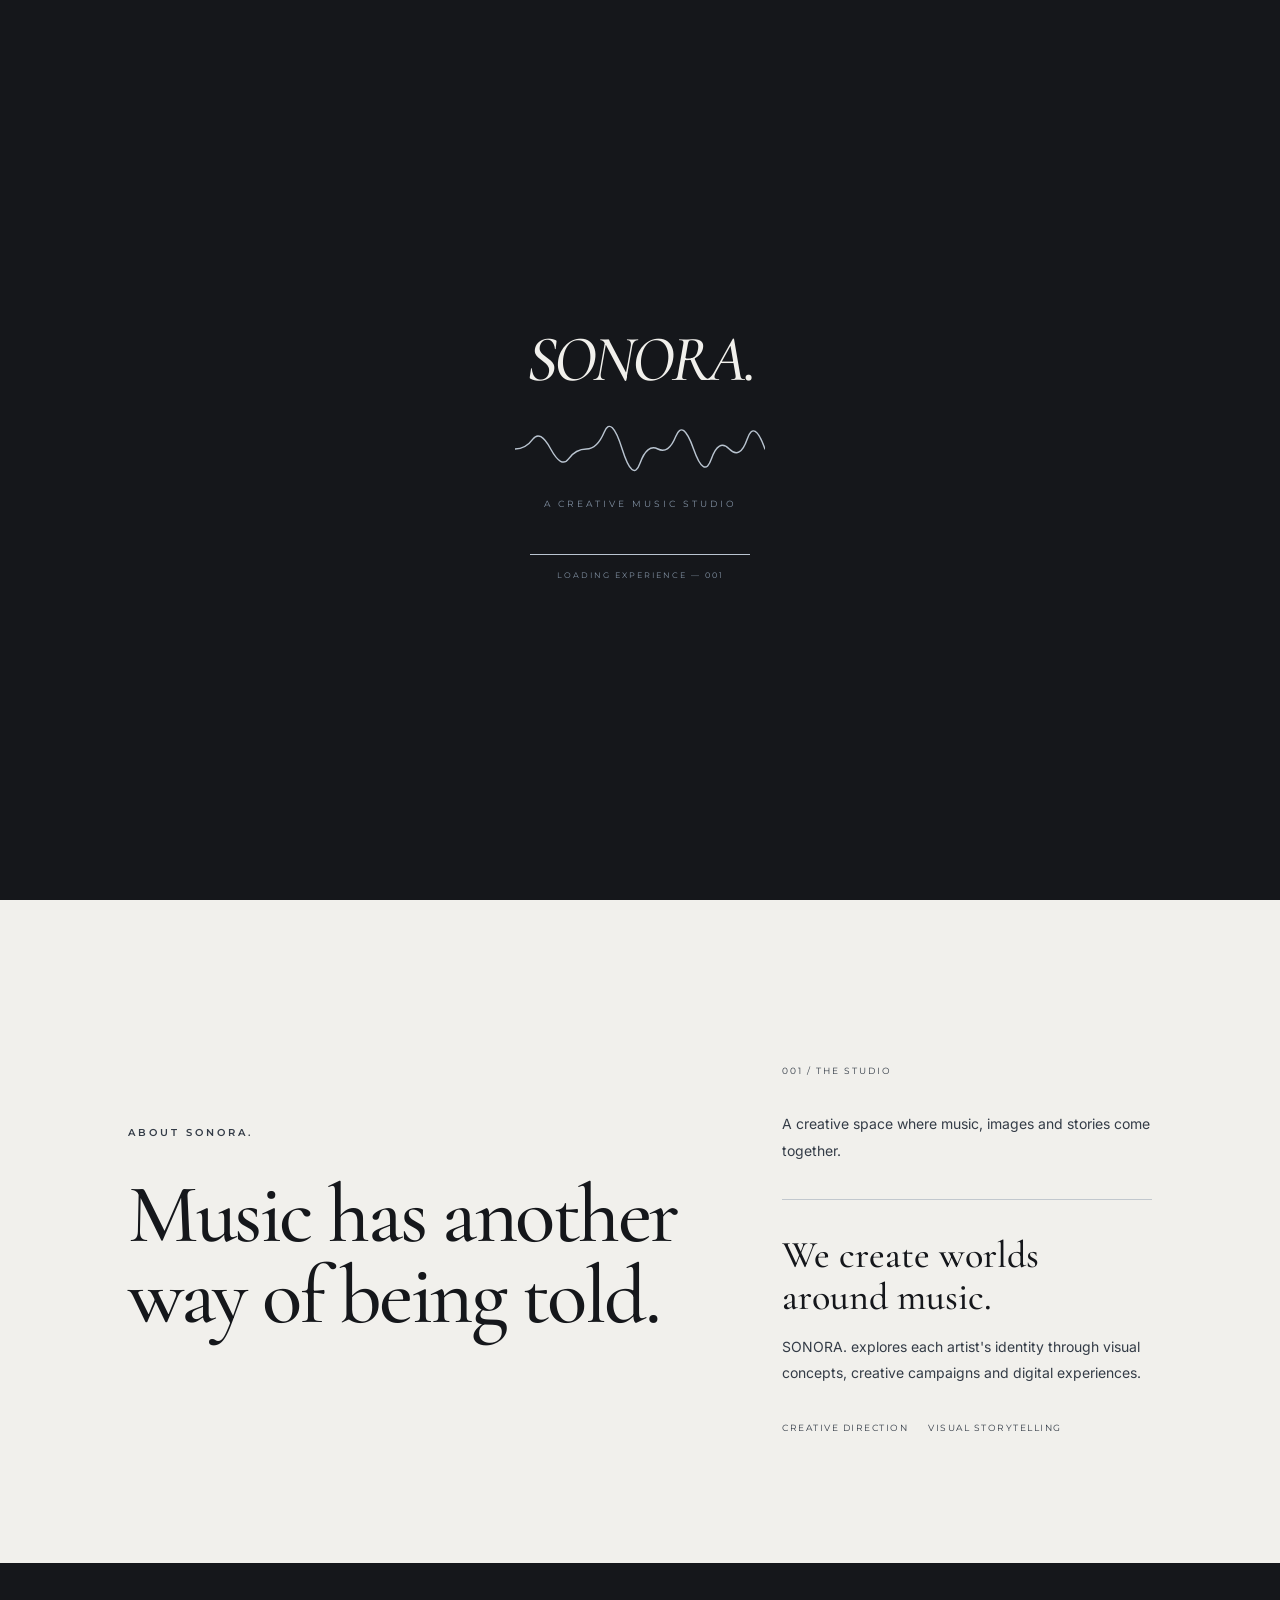
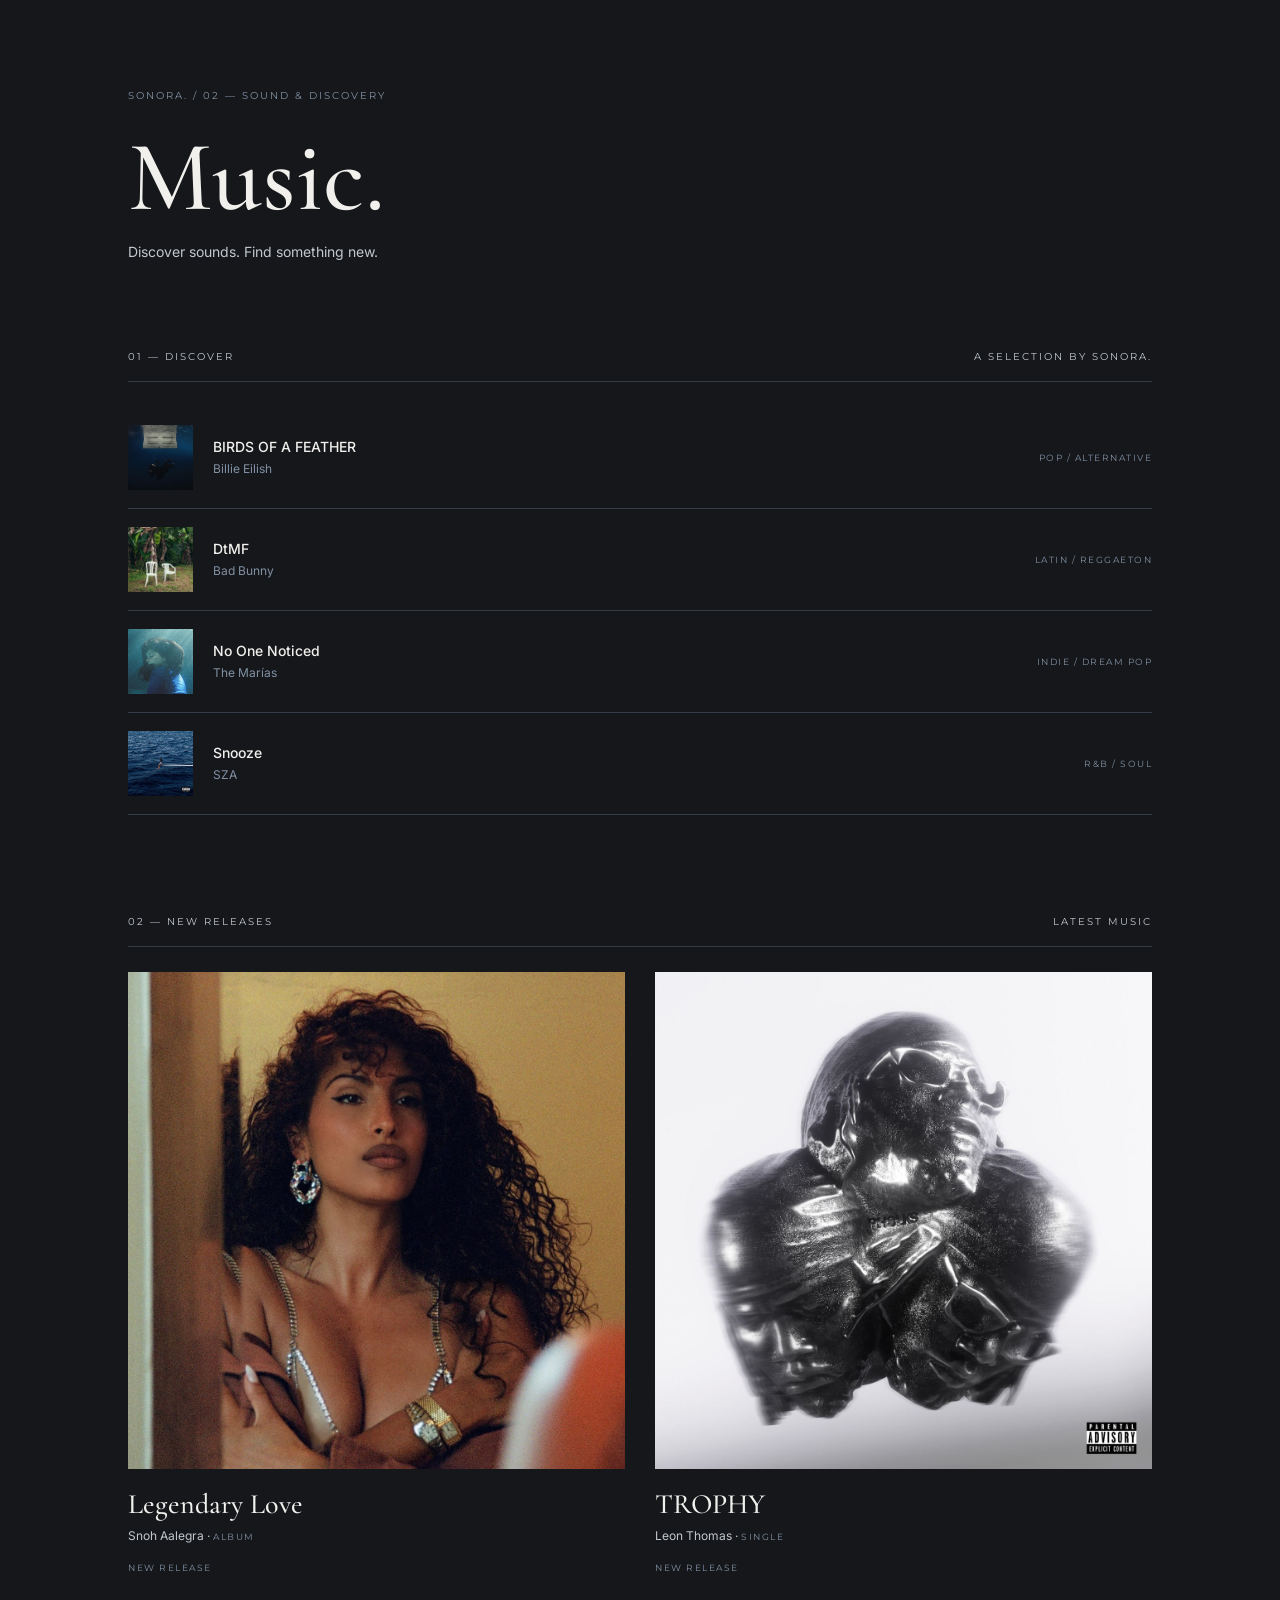
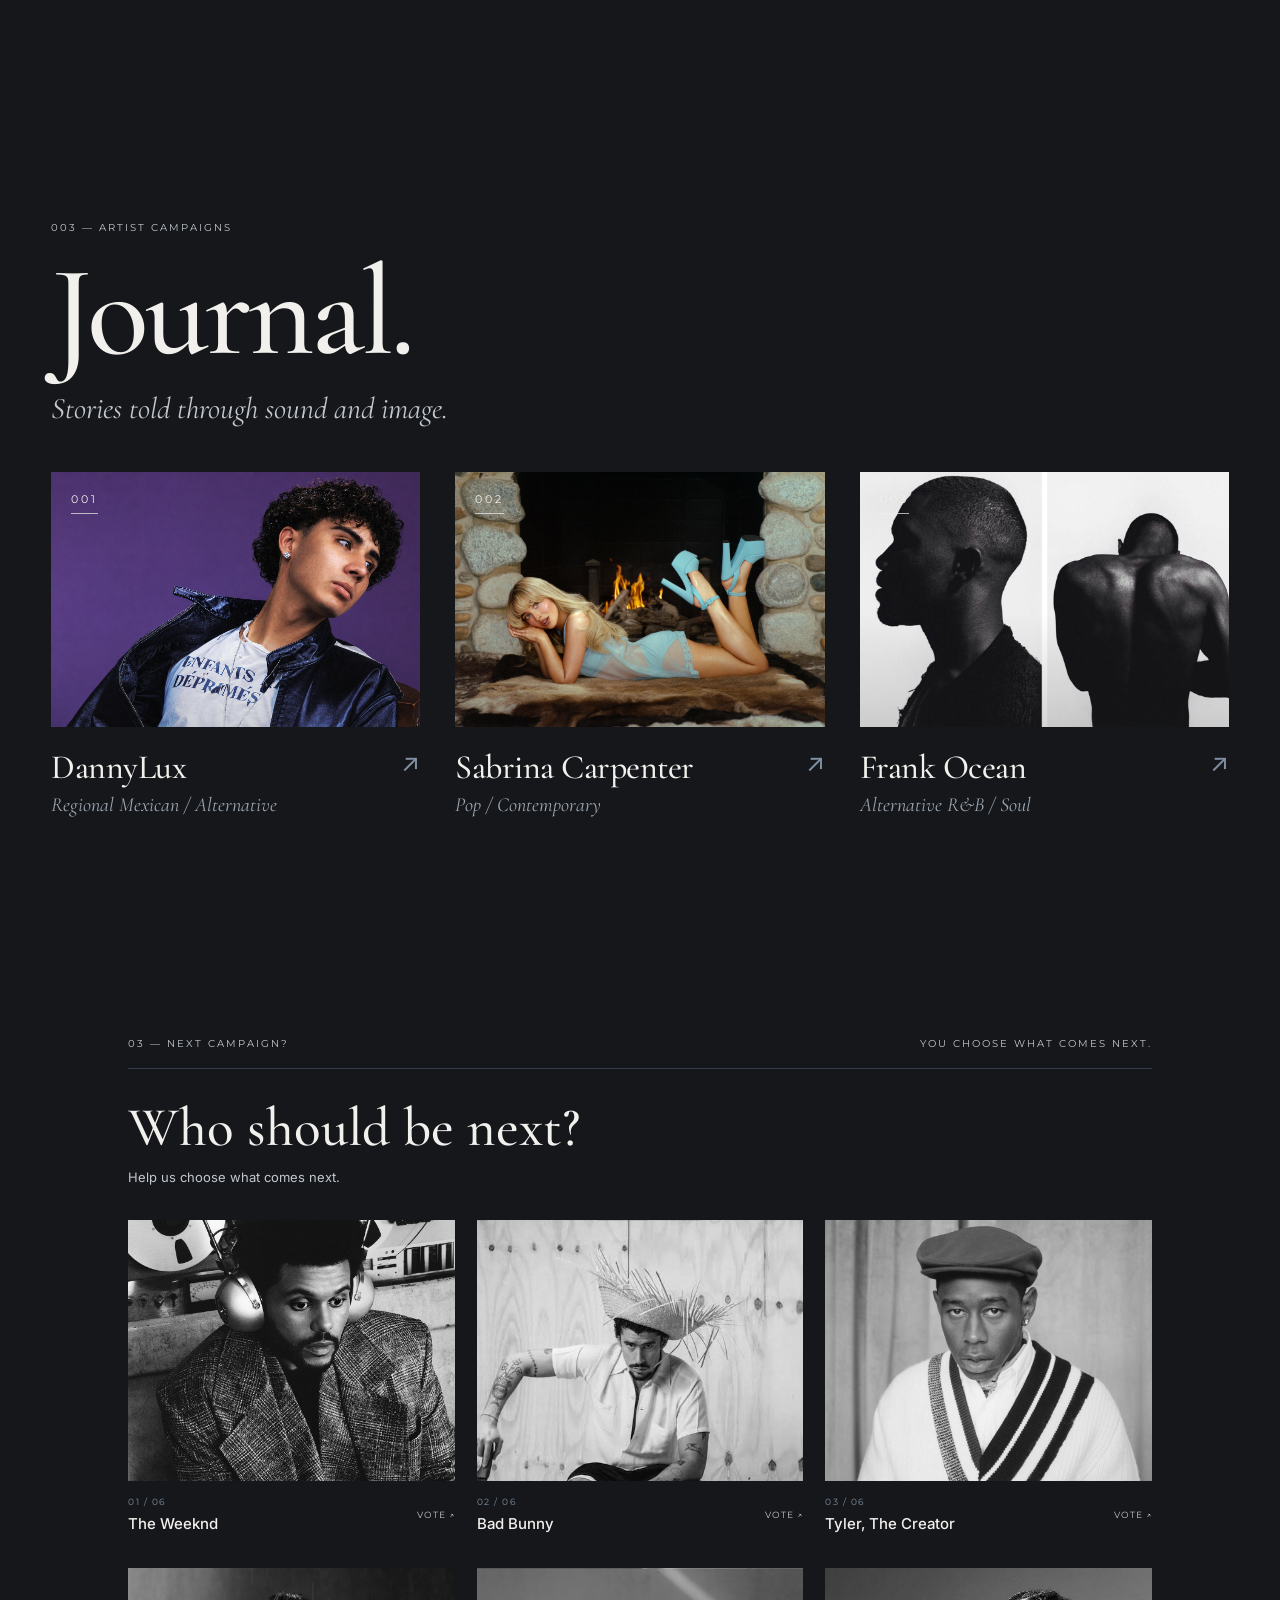
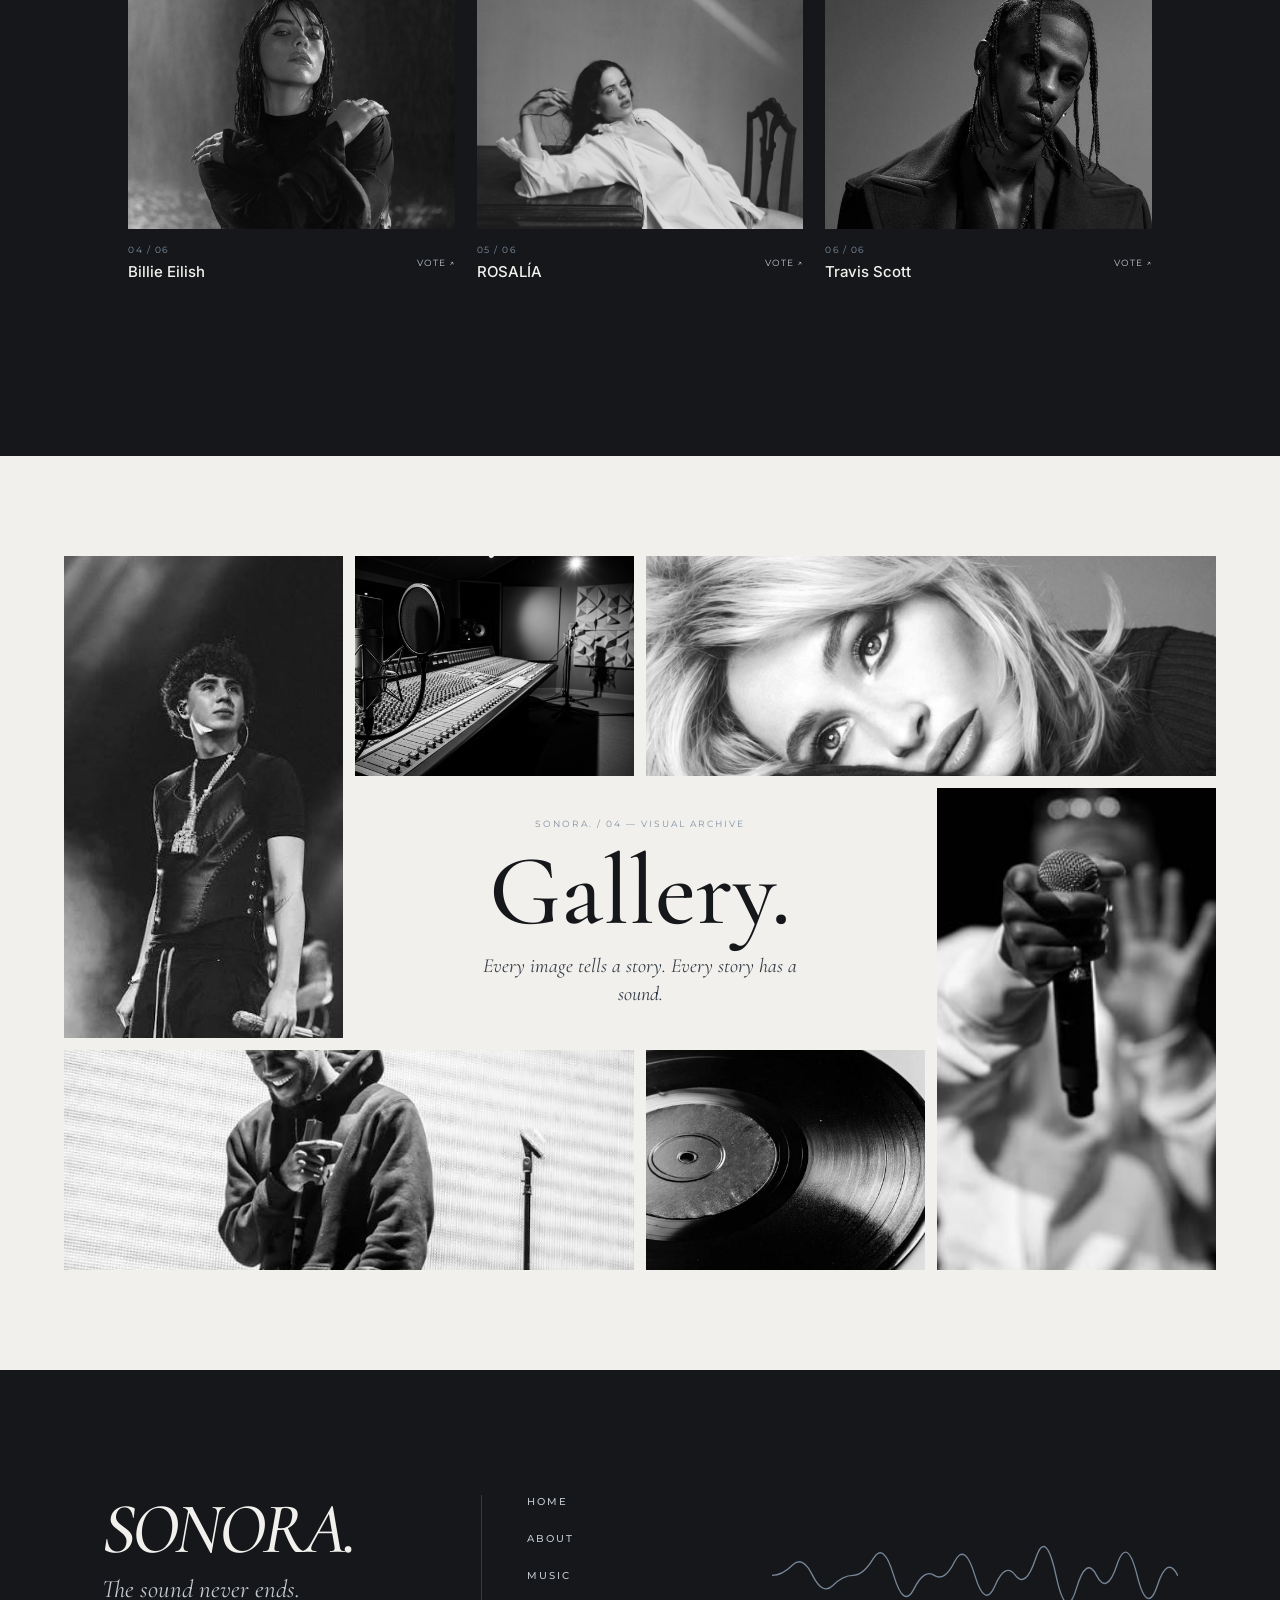
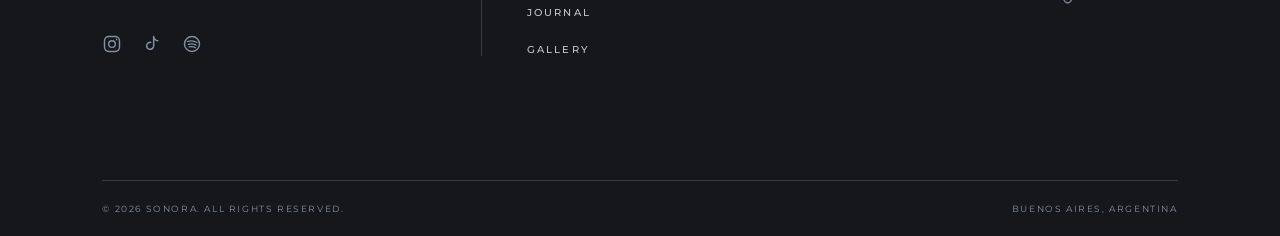
<file: index.html>
<!DOCTYPE html>
<html lang="en">

<head>
    <meta charset="UTF-8">
    <meta name="viewport" content="width=device-width, initial-scale=1.0">

    <title>SONORA. | Creative Music Studio</title>

    <!-- Google Fonts -->
    <link rel="preconnect" href="https://fonts.googleapis.com">
    <link rel="preconnect" href="https://fonts.gstatic.com" crossorigin>

    <link href="https://fonts.googleapis.com/css2?family=Cormorant+Garamond:ital,wght@0,400;0,500;0,600;1,400;1,500;1,600&family=Inter:wght@400;500;600;700&family=Montserrat:wght@400;500;600;700&display=swap" rel="stylesheet">

    <!-- Favicon -->
    <link rel="icon" type="image/png" href="/images/brand/sonora-favicon.png">
    <link rel="icon" type="image/x-icon" href="/images/brand/sonora-favicon.ico">

    <!-- CSS -->
    <link rel="stylesheet" href="css/style.css">

    <!-- JavaScript -->
    <script src="js/main.js" defer></script>
</head>


<body>


<!-- LOADING SCREEN -->
<div class="loading-screen">

    <div class="loading-content">

        <span class="loading-logo">SONORA.</span>

        <div class="loading-wave">
            <svg viewBox="0 0 280 55" preserveAspectRatio="none">
                <path
                    d="M0 28 Q12 28 20 17 T40 28 T60 39 T80 28 T100 9 T120 28 T140 44 T160 28 T180 14 T200 28 T220 39 T240 28 T260 17 T280 28"
                    fill="none"
                    stroke="currentColor"
                    stroke-width="1.6"
                    stroke-linecap="round"/>
            </svg>
        </div>

        <span class="loading-subtitle">
            A CREATIVE MUSIC STUDIO
        </span>

        <div class="loading-progress">
            <div class="loading-progress-bar"></div>
        </div>

        <span class="loading-caption">
            LOADING EXPERIENCE — 001
        </span>

    </div>

</div>


    <!-- HEADER -->
    <header class="header">

        <a href="#home" class="logo">SONORA.</a>

        <nav class="navbar">

            <a href="#about"
                data-en="ABOUT"
                data-es="NOSOTROS">
                ABOUT
            </a>

            <a href="#music"
                data-en="MUSIC"
                data-es="MÚSICA">
                MUSIC
            </a>

            <a href="#journal"
                data-en="JOURNAL"
                data-es="NOTAS">
                JOURNAL
            </a>

            <a href="#gallery"
                data-en="GALLERY"
                data-es="GALERÍA">
                GALLERY
            </a>

        </nav>


        <!-- LANGUAGE SELECTOR -->
        <div class="language-selector">

            <button class="language-option is-active" data-lang="en">
                EN
            </button>

            <span>/</span>

            <button class="language-option" data-lang="es">
                ES
            </button>

        </div>


        <!-- MOBILE MENU -->
        <button class="menu-toggle" aria-label="Open menu" aria-expanded="false">
            <span></span>
            <span></span>
            <span></span>
        </button>

    </header>


    <main>

        <!-- HERO -->
        <section class="hero" id="home">

            <div class="hero-content">

                <span class="hero-label"
                    data-en="CAMPAIGN 001 — ARTIST FEATURE"
                    data-es="CAMPAÑA 001 — ARTISTA DESTACADO">
                    CAMPAIGN 001 — ARTIST FEATURE
                </span>

                <h1>DANNYLUX</h1>

                <p class="hero-description"
                    data-en="Music for the feelings we can't explain."
                    data-es="Música para los sentimientos que no podemos explicar.">
                    Music for the feelings we can't explain.
                </p>

    <a href="/images/campaigns/001-dannylux/index.html" class="hero-link">

                    <span class="hero-link-text"
                        data-en="Discover the artist"
                        data-es="Conocé al artista">
                        Discover the artist
                    </span>

                    <span>↗</span>

                </a>

            </div>


            <!-- HERO FOOTER -->
            <div class="hero-footer">

                <span
                    data-en="SONORA. ORIGINAL PROJECT"
                    data-es="PROYECTO ORIGINAL DE SONORA">
                    SONORA. ORIGINAL PROJECT
                </span>

                <span>001 / 003</span>

            </div>

        </section>

        <!-- ABOUT -->
        <section class="about" id="about">

            <div class="about-container">


                <!-- LEFT SIDE -->
                <div class="about-heading">

                    <span class="about-label"
                        data-en="ABOUT SONORA."
                        data-es="SOBRE SONORA.">
                        ABOUT SONORA.
                    </span>

                    <h2
                        data-en="Music has another way of being told."
                        data-es="La música tiene otra forma de contarse.">
                        Music has another way of being told.
                    </h2>

                </div>


                <!-- RIGHT SIDE -->
                <div class="about-content">

                    <span class="about-number"
                        data-en="001 / THE STUDIO"
                        data-es="001 / EL ESTUDIO">
                        001 / THE STUDIO
                    </span>

                    <p
                        data-en="A creative space where music, images and stories come together."
                        data-es="Un espacio creativo donde la música, las imágenes y las historias se encuentran.">
                        A creative space where music, images and stories come together.
                    </p>

                    <div class="about-divider"></div>

                    <h3
                        data-en="We create worlds around music."
                        data-es="Creamos universos alrededor de la música.">
                        We create worlds around music.
                    </h3>

                    <p
                        data-en="SONORA. explores each artist's identity through visual concepts, creative campaigns and digital experiences."
                        data-es="SONORA. explora la identidad de cada artista a través de conceptos visuales, campañas creativas y experiencias digitales.">
                        SONORA. explores each artist's identity through visual concepts, creative campaigns and digital experiences.
                    </p>


                    <div class="about-services">

                        <span
                            data-en="CREATIVE DIRECTION"
                            data-es="DIRECCIÓN CREATIVA">
                            CREATIVE DIRECTION
                        </span>

                        <span
                            data-en="VISUAL STORYTELLING"
                            data-es="NARRATIVA VISUAL">
                            VISUAL STORYTELLING
                        </span>

                    </div>

                </div>

            </div>

        </section>



        <!-- MUSIC -->
        <section class="music" id="music">

            <div class="music-container">


                <!-- SECTION HEADER -->
                <div class="music-header">

                    <span class="music-label"
                        data-en="SONORA. / 02 — SOUND & DISCOVERY"
                        data-es="SONORA. / 02 — SONIDO Y DESCUBRIMIENTO">
                        SONORA. / 02 — SOUND & DISCOVERY
                    </span>

                    <h2
                        data-en="Music."
                        data-es="Música.">
                        Music.
                    </h2>

                    <p
                        data-en="Discover sounds. Find something new."
                        data-es="Descubre nuevos sonidos. Encuentra algo diferente.">
                        Discover sounds. Find something new.
                    </p>

                </div>



                <!-- DISCOVER -->
                <div class="music-discover">

                    <div class="music-section-heading">

                        <span
                            data-en="01 — DISCOVER"
                            data-es="01 — DESCUBRIR">
                            01 — DISCOVER
                        </span>

                        <span
                            data-en="A SELECTION BY SONORA."
                            data-es="UNA SELECCIÓN DE SONORA.">
                            A SELECTION BY SONORA.
                        </span>

                    </div>


<div class="discover-list">

    <a class="song-item" href="https://open.spotify.com/track/6dOtVTDdiauQNBQEDOtlAB" target="_blank" rel="noopener noreferrer">
        <div class="song-info">
            <div class="song-cover song-cover-01"></div>
            <div>
                <h3>BIRDS OF A FEATHER</h3>
                <p>Billie Eilish</p>
            </div>
        </div>
        <span class="song-genre" data-en="POP / ALTERNATIVE" data-es="POP / ALTERNATIVO">POP / ALTERNATIVE</span>
    </a>

    <a class="song-item" href="https://open.spotify.com/track/3sK8wGT43QFpWrvNQsrQya" target="_blank" rel="noopener noreferrer">
        <div class="song-info">
            <div class="song-cover song-cover-02"></div>
            <div>
                <h3>DtMF</h3>
                <p>Bad Bunny</p>
            </div>
        </div>
        <span class="song-genre" data-en="LATIN / REGGAETON" data-es="LATINO / REGGAETÓN">LATIN / REGGAETON</span>
    </a>

    <a class="song-item" href="https://open.spotify.com/track/3siwsiaEoU4Kuuc9WKMUy5" target="_blank" rel="noopener noreferrer">
        <div class="song-info">
            <div class="song-cover song-cover-03"></div>
            <div>
                <h3>No One Noticed</h3>
                <p>The Marías</p>
            </div>
        </div>
        <span class="song-genre" data-en="INDIE / DREAM POP" data-es="INDIE / DREAM POP">INDIE / DREAM POP</span>
    </a>

    <a class="song-item" href="https://open.spotify.com/track/4iZ4pt7kvcaH6Yo8UoZ4s2" target="_blank" rel="noopener noreferrer">
        <div class="song-info">
            <div class="song-cover song-cover-04"></div>
            <div>
                <h3>Snooze</h3>
                <p>SZA</p>
            </div>
        </div>
        <span class="song-genre" data-en="R&B / SOUL" data-es="R&B / SOUL">R&B / SOUL</span>
    </a>

</div>

                <!-- NEW RELEASES -->
                <div class="music-releases">

                    <div class="music-section-heading">

                        <span
                            data-en="02 — NEW RELEASES"
                            data-es="02 — NOVEDADES">
                            02 — NEW RELEASES
                        </span>

                        <span
                            data-en="LATEST MUSIC"
                            data-es="ÚLTIMOS LANZAMIENTOS">
                            LATEST MUSIC
                        </span>

                    </div>


<div class="release-grid">

    <a class="release-card" href="https://open.spotify.com/album/74ExA1UleSA3kSC0TyNObv?si=eCn2rbHhTtqjwUky-Z5CCw" target="_blank" rel="noopener noreferrer">
        <div class="release-cover release-cover-01"></div>

        <h3>Legendary Love</h3>

        <p>
            Snoh Aalegra ·
            <span data-en="ALBUM" data-es="ÁLBUM">ALBUM</span>
        </p>

        <span data-en="NEW RELEASE" data-es="NUEVO LANZAMIENTO">NEW RELEASE</span>
    </a>

    <a class="release-card" href="https://open.spotify.com/album/3GKB75ijlo1b33UVr809hQ?si=ihbfR8UGReeBIRwpz4lBGw" target="_blank" rel="noopener noreferrer">
        <div class="release-cover release-cover-02"></div>

        <h3>TROPHY</h3>

        <p>
            Leon Thomas ·
            <span data-en="SINGLE" data-es="SENCILLO">SINGLE</span>
        </p>

        <span data-en="NEW RELEASE" data-es="NUEVO LANZAMIENTO">NEW RELEASE</span>
    </a>

</div>

        </section>


<!-- JOURNAL -->
<section class="journal" id="journal">

    <div class="journal-container">

        <div class="journal-header">
            <span class="journal-label"
                data-en="003 — ARTIST CAMPAIGNS"
                data-es="003 — CAMPAÑAS DE ARTISTAS">
                003 — ARTIST CAMPAIGNS
            </span>

            <h2
                data-en="Journal."
                data-es="Notas.">
                Journal.
            </h2>

            <p
                data-en="Stories told through sound and image."
                data-es="Historias contadas a través del sonido y la imagen.">
                Stories told through sound and image.
            </p>
        </div>

        <div class="journal-grid">

            <!-- CAMPAIGN 001 — DANNYLUX -->
            <a href="/images/campaigns/001-dannylux/index.html"
                class="journal-card">

                <div class="journal-image journal-image-001">
                    <span>001</span>
                </div>

                <div class="journal-card-info">
                    <div>
                        <h3>DannyLux</h3>
                        <p
                            data-en="Regional Mexican / Alternative"
                            data-es="Regional mexicano / Alternativo">
                            Regional Mexican / Alternative
                        </p>
                    </div>

                    <span class="journal-arrow">↗</span>
                </div>

            </a>

            <!-- CAMPAIGN 002 — SABRINA CARPENTER -->
            <a href="/images/campaigns/002-sabrina-carpenter/index.html"
                class="journal-card">

                <div class="journal-image journal-image-002">
                    <span>002</span>
                </div>

                <div class="journal-card-info">
                    <div>
                        <h3>Sabrina Carpenter</h3>
                        <p
                            data-en="Pop / Contemporary"
                            data-es="Pop / Contemporáneo">
                            Pop / Contemporary
                        </p>
                    </div>

                    <span class="journal-arrow">↗</span>
                </div>

            </a>

            <!-- CAMPAIGN 003 — FRANK OCEAN -->
            <a href="/images/campaigns/003-frank-ocean/index.html"
                class="journal-card">

                <div class="journal-image journal-image-003">
                    <span>003</span>
                </div>

                <div class="journal-card-info">
                    <div>
                        <h3>Frank Ocean</h3>
                        <p
                            data-en="Alternative R&B / Soul"
                            data-es="R&B alternativo / Soul">
                            Alternative R&B / Soul
                        </p>
                    </div>

                    <span class="journal-arrow">↗</span>
                </div>

            </a>

        </div>

    </div>

</section>


<!-- NEXT CAMPAIGN -->
<section class="next-campaign" id="next-campaign">

    <div class="next-campaign-container">


        <!-- SECTION HEADING -->
        <div class="music-section-heading">

            <span
                data-en="03 — NEXT CAMPAIGN?"
                data-es="03 — ¿PRÓXIMA CAMPAÑA?">
                03 — NEXT CAMPAIGN?
            </span>

            <span
                data-en="YOU CHOOSE WHAT COMES NEXT."
                data-es="VOS ELEGÍS QUÉ VIENE DESPUÉS.">
                YOU CHOOSE WHAT COMES NEXT.
            </span>

        </div>


        <!-- CAMPAIGN INTRO -->
        <div class="campaign-intro">

            <h3
                data-en="Who should be next?"
                data-es="¿Quién debería ser el próximo?">
                Who should be next?
            </h3>

            <p
                data-en="Help us choose what comes next."
                data-es="Ayudanos a elegir lo que viene después.">
                Help us choose what comes next.
            </p>

        </div>


        <!-- CANDIDATES GRID -->
        <div class="campaign-grid">


            <!-- THE WEEKND -->
            <div class="campaign-card">

                <div class="candidate-image candidate-weeknd"></div>

                <div class="candidate-info">
                    <span>01 / 06</span>
                    <h3>The Weeknd</h3>

                    <button class="vote-button" data-vote="weeknd"
                        data-en="VOTE ↗" data-es="VOTAR ↗">
                        VOTE ↗
                    </button>
                </div>

            </div>


            <!-- BAD BUNNY -->
            <div class="campaign-card">

                <div class="candidate-image candidate-badbunny"></div>

                <div class="candidate-info">
                    <span>02 / 06</span>
                    <h3>Bad Bunny</h3>

                    <button class="vote-button" data-vote="badbunny"
                        data-en="VOTE ↗" data-es="VOTAR ↗">
                        VOTE ↗
                    </button>
                </div>

            </div>


            <!-- TYLER, THE CREATOR -->
            <div class="campaign-card">

                <div class="candidate-image candidate-tyler"></div>

                <div class="candidate-info">
                    <span>03 / 06</span>
                    <h3>Tyler, The Creator</h3>

                    <button class="vote-button" data-vote="tyler"
                        data-en="VOTE ↗" data-es="VOTAR ↗">
                        VOTE ↗
                    </button>
                </div>

            </div>


            <!-- BILLIE EILISH -->
            <div class="campaign-card">

                <div class="candidate-image candidate-billie"></div>

                <div class="candidate-info">
                    <span>04 / 06</span>
                    <h3>Billie Eilish</h3>

                    <button class="vote-button" data-vote="billie"
                        data-en="VOTE ↗" data-es="VOTAR ↗">
                        VOTE ↗
                    </button>
                </div>

            </div>


            <!-- ROSALÍA -->
            <div class="campaign-card">

                <div class="candidate-image candidate-rosalia"></div>

                <div class="candidate-info">
                    <span>05 / 06</span>
                    <h3>ROSALÍA</h3>

                    <button class="vote-button" data-vote="rosalia"
                        data-en="VOTE ↗" data-es="VOTAR ↗">
                        VOTE ↗
                    </button>
                </div>

            </div>


            <!-- TRAVIS SCOTT -->
            <div class="campaign-card">

                <div class="candidate-image candidate-travis"></div>

                <div class="candidate-info">
                    <span>06 / 06</span>
                    <h3>Travis Scott</h3>

                    <button class="vote-button" data-vote="travis"
                        data-en="VOTE ↗" data-es="VOTAR ↗">
                        VOTE ↗
                    </button>
                </div>

            </div>


        </div>

<!-- CANCEL VOTE -->
<div class="cancel-vote-container">
    <button
        class="cancel-vote-button"
        data-en="CANCEL VOTE ↗"
        data-es="CANCELAR VOTO ↗"
        hidden>
        CANCEL VOTE ↗
    </button>
</div>

    </div>

</section>

        <!-- GALLERY -->

<!-- GALLERY -->
<section class="gallery" id="gallery">

    <div class="gallery-container">

        <div class="gallery-grid">

            <!-- IMAGE 1 -->
            <div class="gallery-image gallery-image-01"></div>

            <!-- IMAGE 2 -->
            <div class="gallery-image gallery-image-02"></div>

            <!-- CENTER TEXT -->
            <div class="gallery-center">

                <span
                    data-en="SONORA. / 04 — VISUAL ARCHIVE"
                    data-es="SONORA. / 04 — ARCHIVO VISUAL">
                    SONORA. / 04 — VISUAL ARCHIVE
                </span>

    <h2 data-en="Gallery." data-es="Galería.">Gallery.</h2>
    
                <p
                    data-en="Every image tells a story. Every story has a sound."
                    data-es="Cada imagen cuenta una historia. Cada historia tiene un sonido.">
                    Every image tells a story. Every story has a sound.
                </p>

            </div>


            <!-- IMAGE 3 -->
            <div class="gallery-image gallery-image-03"></div>

            <!-- IMAGE 4 -->
            <div class="gallery-image gallery-image-04"></div>

            <!-- IMAGE 5 -->
            <div class="gallery-image gallery-image-05"></div>

            <!-- IMAGE 6 -->
            <div class="gallery-image gallery-image-06"></div>

        </div>

    </div>

</section>


    </main>


<!-- FOOTER -->
<footer class="footer">

    <div class="footer-container">

        <!-- BRAND -->
        <div class="footer-brand">

            <a href="#home" class="footer-logo">SONORA.</a>

            <p
                data-en="The sound never ends."
                data-es="El sonido nunca termina.">
                The sound never ends.
            </p>

            <!-- SOCIAL LINKS -->
<div class="footer-socials">

    <a href="#" aria-label="Instagram" title="Instagram">
        <svg viewBox="0 0 24 24" aria-hidden="true">
            <rect x="3" y="3" width="18" height="18" rx="5"
                fill="none" stroke="currentColor" stroke-width="1.7"/>
            <circle cx="12" cy="12" r="4"
                fill="none" stroke="currentColor" stroke-width="1.7"/>
            <circle cx="17.5" cy="6.5" r="1" fill="currentColor"/>
        </svg>
    </a>

    <a href="#" aria-label="TikTok" title="TikTok">
        <svg viewBox="0 0 24 24" aria-hidden="true">
            <path d="M14 3v11.2a4.2 4.2 0 1 1-3.5-4.1M14 3c.5 3 2.2 4.8 5 5"
                fill="none" stroke="currentColor" stroke-width="1.8"
                stroke-linecap="round" stroke-linejoin="round"/>
        </svg>
    </a>

    <a href="#" aria-label="Spotify" title="Spotify">
        <svg viewBox="0 0 24 24" aria-hidden="true">
            <circle cx="12" cy="12" r="9" fill="none"
                stroke="currentColor" stroke-width="1.7"/>
            <path d="M6.5 9c4.2-1.2 8.5-.7 11.5 1.2M7.5 12.5c3.5-1 7-.5 9.5 1M8.5 15.5c2.7-.7 5.3-.3 7.5.8"
                fill="none" stroke="currentColor" stroke-width="1.5"
                stroke-linecap="round"/>
        </svg>
    </a>

</div>

        </div>

        <!-- FOOTER NAVIGATION -->
        <nav class="footer-nav">

            <a href="#home" data-en="HOME" data-es="INICIO">HOME</a>

            <a href="#about" data-en="ABOUT" data-es="NOSOTROS">ABOUT</a>

            <a href="#music" data-en="MUSIC" data-es="MÚSICA">MUSIC</a>

            <a href="#journal" data-en="JOURNAL" data-es="NOTAS">JOURNAL</a>

            <a href="#gallery" data-en="GALLERY" data-es="GALERÍA">GALLERY</a>

        </nav>

<!-- SOUND WAVE -->
<div class="footer-wave" aria-hidden="true">
<svg viewBox="0 0 600 140" preserveAspectRatio="none">
    <path class="wave-line"
    d="M0 70 Q15 70 30 55 T60 70 T90 85 T120 70 T150 45 T180 70 T210 90 T240 70 T270 50 T300 70 T330 85 T360 70 T390 45 T420 70 T450 90 T480 70 T510 55 T540 70 T570 85 T600 70"        fill="none"
        stroke="currentColor"
        stroke-width="2"
        stroke-linecap="round"/>
</svg>
</div>

    </div>


    <!-- COPYRIGHT -->
    <div class="footer-bottom">

<span
    data-en="© 2026 SONORA. ALL RIGHTS RESERVED."
    data-es="© 2026 SONORA. TODOS LOS DERECHOS RESERVADOS.">
    © 2026 SONORA. ALL RIGHTS RESERVED.
</span>
<span
    data-en="BUENOS AIRES, ARGENTINA"
    data-es="BUENOS AIRES, ARGENTINA">
    BUENOS AIRES, ARGENTINA
</span>
    </div>

</footer>


</body>

</html>
</file>
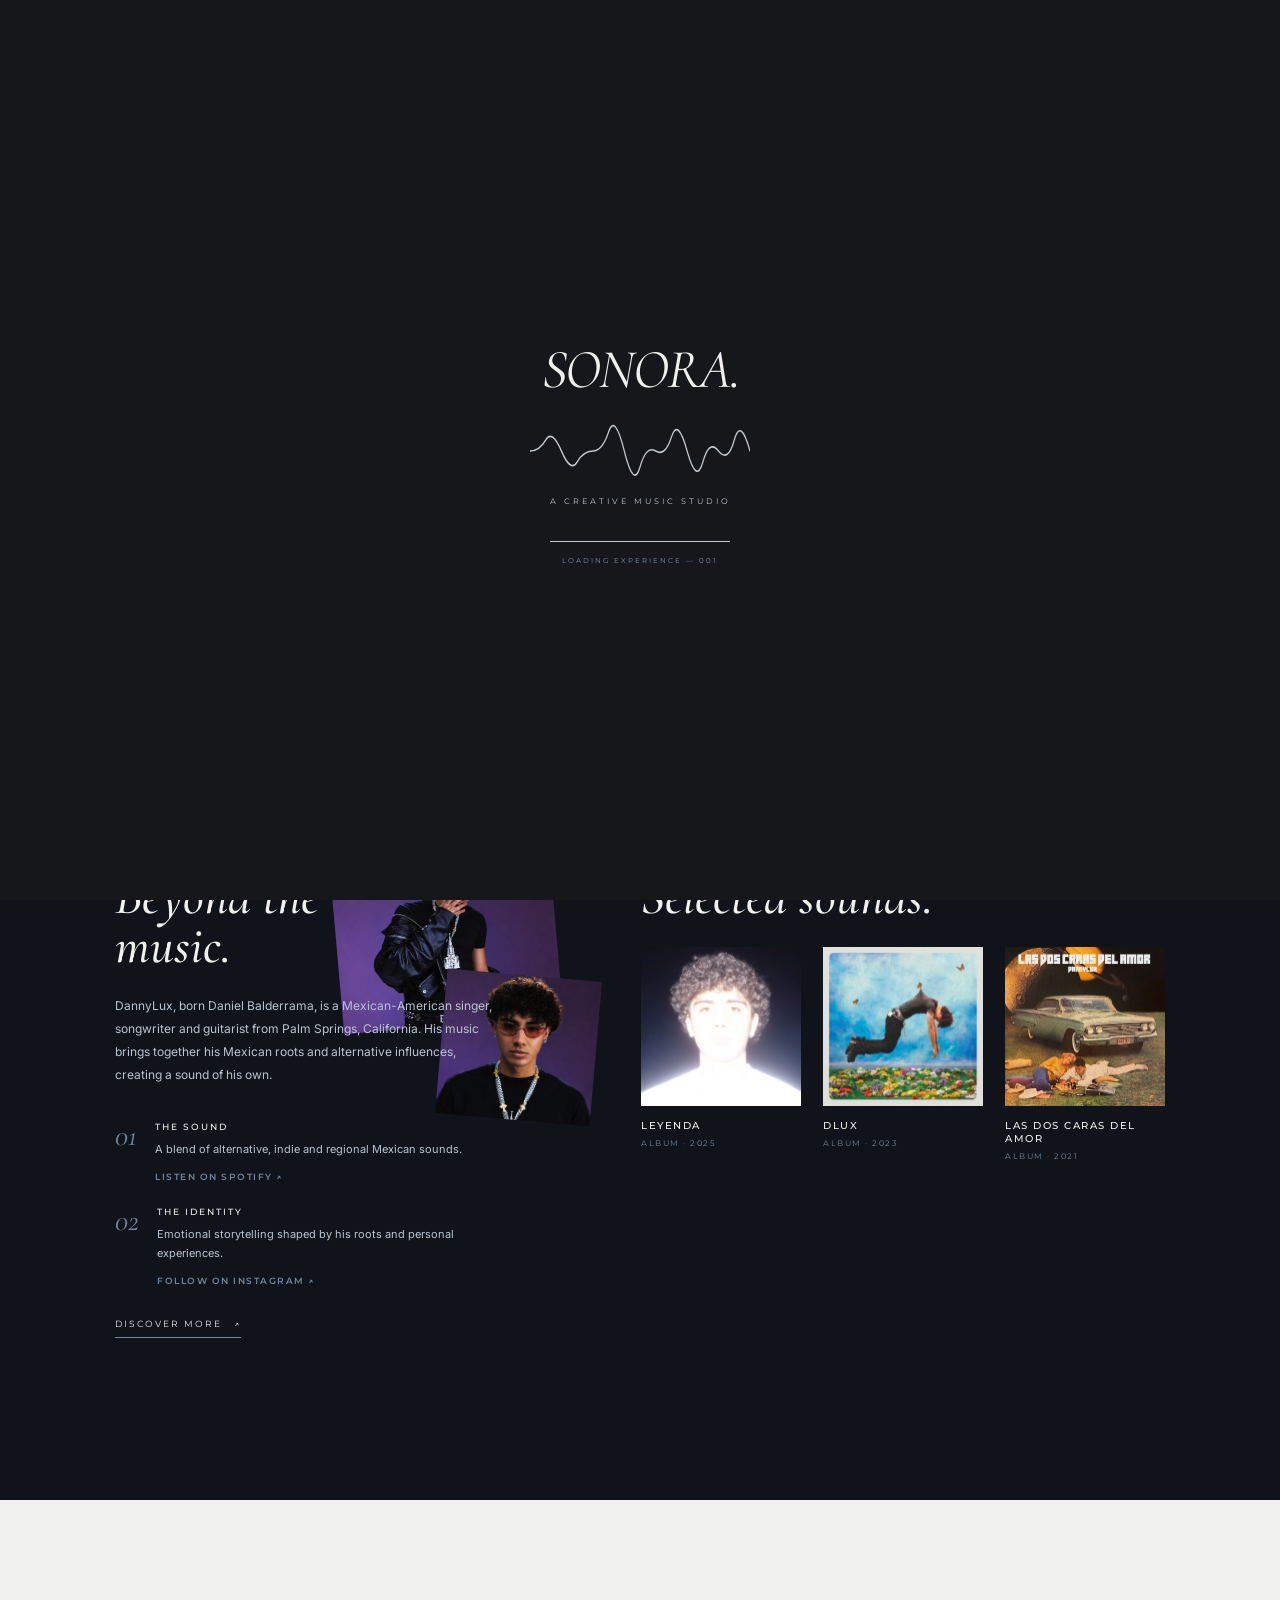
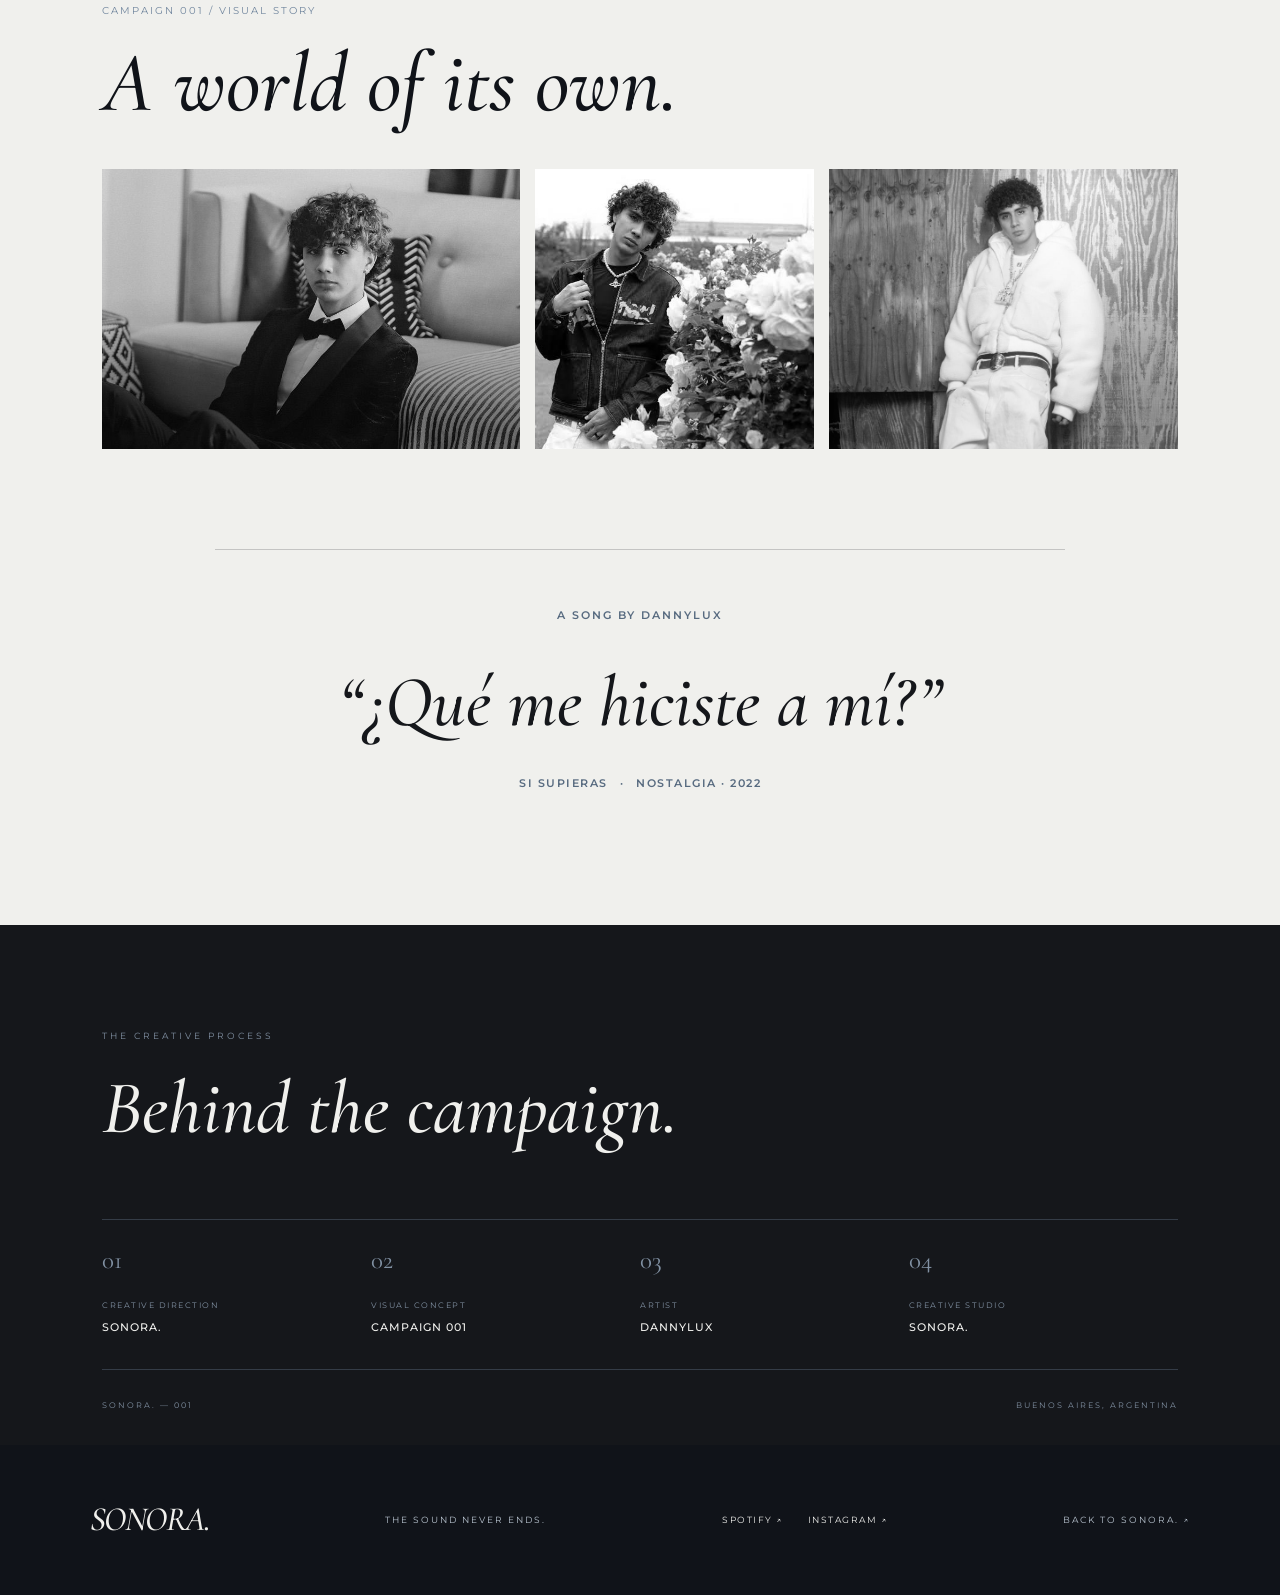
<file: images/campaigns/001-dannylux/index.html>
<!DOCTYPE html>
<html lang="en">

<head>
    <meta charset="UTF-8">
    <meta name="viewport" content="width=device-width, initial-scale=1.0">

    <title>DANNYLUX — SONORA. Campaign 001</title>

    <link rel="icon" type="image/png" sizes="32x32" href="/images/brand/sonora-favicon.png?v=5">
    <link rel="shortcut icon" href="/images/brand/sonora-favicon.png?v=5">

    <!-- GOOGLE FONTS -->
    <link rel="preconnect" href="https://fonts.googleapis.com">
    <link rel="preconnect" href="https://fonts.gstatic.com" crossorigin>

    <link href="https://fonts.googleapis.com/css2?family=Cormorant+Garamond:ital,wght@0,400;0,500;0,600;1,400;1,500;1,600&family=Inter:wght@400;500;600;700&family=Montserrat:wght@400;500;600;700&display=swap" rel="stylesheet">

    <!-- CAMPAIGN CSS -->
    <link rel="stylesheet" href="campaign.css">

    <!-- CAMPAIGN JS -->
    <script src="campaign.js" defer></script>
</head>

<body>

<!-- LOADING SCREEN -->

<div class="loading-screen">

    <div class="loading-content">

        <span class="loading-logo">SONORA.</span>

        <div class="loading-wave">
            <svg viewBox="0 0 280 55" preserveAspectRatio="none">
                <path
                    d="M0 28 Q12 28 20 17 T40 28 T60 39 T80 28 T100 9 T120 28 T140 44 T160 28 T180 14 T200 28 T220 39 T240 28 T260 17 T280 28"
                    fill="none"
                    stroke="currentColor"
                    stroke-width="1.6"
                    stroke-linecap="round"/>
            </svg>
        </div>

        <span class="loading-subtitle">
            A CREATIVE MUSIC STUDIO
        </span>

        <div class="loading-progress">
            <div class="loading-progress-bar"></div>
        </div>

        <span class="loading-caption">
            LOADING EXPERIENCE — 001
        </span>

    </div>

</div>


<!-- HEADER -->
<header class="campaign-header">

    <a href="http://127.0.0.1:5500/index.html" class="campaign-logo">
        SONORA.
    </a>

<nav class="campaign-nav">

    <a href="http://127.0.0.1:5500/index.html"
       data-en="HOME" data-es="INICIO">HOME</a>

    <a href="#artist"
       data-en="ABOUT" data-es="ARTISTA">ABOUT</a>

    <a href="#discography"
       data-en="MUSIC" data-es="MÚSICA">MUSIC</a>

    <a href="#visual-story"
       data-en="GALLERY" data-es="GALERÍA">GALLERY</a>

</nav>

    <div class="campaign-header-right">

        <div class="campaign-language">
            <button class="is-active" data-lang="en">EN</button>
            <span>/</span>
            <button data-lang="es">ES</button>
        </div>

        <button class="campaign-menu-toggle" aria-label="Open menu" aria-expanded="false">
            <span></span>
            <span></span>
        </button>

    </div>

</header>


<!-- MOBILE MENU -->
<div class="campaign-mobile-menu">

    <nav>
        <a href="http://127.0.0.1:5500/index.html">HOME</a>
        <a href="#artist" data-en="ABOUT" data-es="ARTISTA">ABOUT</a>
        <a href="#discography" data-en="MUSIC" data-es="MÚSICA">MUSIC</a>
        <a href="#visual-story" data-en="GALLERY" data-es="GALERÍA">GALLERY</a>
    </nav>

    <span class="mobile-menu-caption"
          data-en="SONORA. — CAMPAIGN 001"
          data-es="SONORA. — CAMPAÑA 001">
        SONORA. — CAMPAIGN 001
    </span>

</div>


    <main>

        <!-- HERO -->
        <section class="campaign-hero" id="home">

            <div class="hero-overlay"></div>

            <div class="campaign-hero-content">

<span class="campaign-number"
      data-en="CAMPAIGN 001"
      data-es="CAMPAÑA 001">
    CAMPAIGN 001
</span>

                <h1>DANNYLUX</h1>

                <p
                    data-en="Music for the feelings we can't explain."
                    data-es="Música para los sentimientos que no podemos explicar.">
                    Music for the feelings we can't explain.
                </p>

                <a href="#discography" class="album-link">
                    <span class="play-icon">▶</span>

                    <span
                        data-en="EXPLORE THE MUSIC"
                        data-es="EXPLORAR LA MÚSICA">
                        EXPLORE THE MUSIC
                    </span>
                </a>

            </div>

            <div class="hero-side-number">
                <span>01 / 05</span>
            </div>

        </section>


        <!-- ARTIST + DISCOGRAPHY -->
        <section class="campaign-overview">

            <!-- ARTIST -->

<div class="artist-section" id="artist">

    <div class="section-label">
<span data-en="THE ARTIST" data-es="EL ARTISTA">
    THE ARTIST
</span>
        <span class="label-line"></span>
    </div>

    <h2 data-en="Beyond the music."
        data-es="Más allá de la música.">
        Beyond the music.
    </h2>

    <p class="artist-intro"
       data-en="DannyLux, born Daniel Balderrama, is a Mexican-American singer, songwriter and guitarist from Palm Springs, California. His music brings together his Mexican roots and alternative influences, creating a sound of his own."
       data-es="DannyLux, cuyo nombre es Daniel Balderrama, es un cantante, compositor y guitarrista mexicoestadounidense de Palm Springs, California. Su música combina sus raíces mexicanas con influencias alternativas, creando un sonido propio.">
       DannyLux, born Daniel Balderrama, is a Mexican-American singer, songwriter and guitarist from Palm Springs, California. His music brings together his Mexican roots and alternative influences, creating a sound of his own.
    </p>

    
<div class="artist-details">

    <!-- SPOTIFY -->
    <a href="https://open.spotify.com/artist/6ElqtIfQsAkEYypgfJIjeK"
       class="artist-detail artist-detail-link"
       target="_blank"
       rel="noopener noreferrer">

        <span class="detail-number">01</span>

        <div>
            <h3 data-en="THE SOUND" data-es="EL SONIDO">THE SOUND</h3>

            <p data-en="A blend of alternative, indie and regional Mexican sounds."
               data-es="Una mezcla de sonidos alternativos, indie y regional mexicano.">
               A blend of alternative, indie and regional Mexican sounds.
            </p>

 <span class="detail-link-label"
      data-en="LISTEN ON SPOTIFY ↗"
      data-es="ESCUCHAR EN SPOTIFY ↗">
    LISTEN ON SPOTIFY ↗
</span>
        </div>
    </a>

    <!-- INSTAGRAM -->
    <a href="https://www.instagram.com/dannyluxfr/"
       class="artist-detail artist-detail-link"
       target="_blank"
       rel="noopener noreferrer">

        <span class="detail-number">02</span>

        <div>
            <h3 data-en="THE IDENTITY" data-es="LA IDENTIDAD">THE IDENTITY</h3>

            <p data-en="Emotional storytelling shaped by his roots and personal experiences."
               data-es="Historias emocionales marcadas por sus raíces y experiencias personales.">
               Emotional storytelling shaped by his roots and personal experiences.
            </p>

  <span class="detail-link-label"
      data-en="FOLLOW ON INSTAGRAM ↗"
      data-es="SEGUIR EN INSTAGRAM ↗">
    FOLLOW ON INSTAGRAM ↗
</span>
        </div>
    </a>

</div>


    <a href="#visual-story" class="text-link">
        <span data-en="DISCOVER MORE" data-es="DESCUBRIR MÁS">DISCOVER MORE</span>
        <span>↗</span>
    </a>

    <div class="artist-photo artist-photo-one"></div>
    <div class="artist-photo artist-photo-two"></div>

</div>



            <!-- DISCOGRAPHY -->
            <div class="discography-section" id="discography">

                <div class="section-label">
<span data-en="DISCOGRAPHY" data-es="DISCOGRAFÍA">
    DISCOGRAPHY
</span>
                    <span class="label-line"></span>
                </div>

                <h2
                    data-en="Selected sounds."
                    data-es="Sonidos seleccionados.">
                    Selected sounds.
                </h2>

                
<div class="album-grid">

    <article class="album-card">
        <div class="album-cover album-cover-one"></div>
        <h3>LEYENDA</h3>
        <p>ALBUM · 2025</p>
    </article>

    <article class="album-card">
        <div class="album-cover album-cover-two"></div>
        <h3>DLUX</h3>
        <p>ALBUM · 2023</p>
    </article>

    <article class="album-card">
        <div class="album-cover album-cover-three"></div>
        <h3>LAS DOS CARAS DEL AMOR</h3>
        <p>ALBUM · 2021</p>
    </article>

</div>

            </div>

        </section>

<!-- VISUAL STORY -->
<section class="visual-story" id="visual-story">

    <div class="visual-story-heading">

<span data-en="CAMPAIGN 001 / VISUAL STORY"
      data-es="CAMPAÑA 001 / HISTORIA VISUAL">
    CAMPAIGN 001 / VISUAL STORY
</span>
        <h2
            data-en="A world of its own."
            data-es="Un universo propio.">
            A world of its own.
        </h2>

    </div>

    <div class="visual-gallery">

        <div class="visual-photo visual-photo-one"></div>
        <div class="visual-photo visual-photo-two"></div>
        <div class="visual-photo visual-photo-three"></div>

    </div>

    <!-- SONG QUOTE -->
    <div class="song-quote">

<span class="song-quote-label"
      data-en="A SONG BY DANNYLUX"
      data-es="UNA CANCIÓN DE DANNYLUX">
    A SONG BY DANNYLUX
</span>

        <h3>“¿Qué me hiciste a mí?”</h3>

<div class="song-quote-info">
    <span>SI SUPIERAS</span>
    <span>·</span>
    <span>NOSTALGIA · 2022</span>
</div>

    </div>

</section>

<!-- =========================
     CAMPAIGN CREDITS
========================= -->

<section class="campaign-credits">

    <div class="credits-heading">
        <span data-en="THE CREATIVE PROCESS"
              data-es="EL PROCESO CREATIVO">
            THE CREATIVE PROCESS
        </span>

        <h2 data-en="Behind the campaign."
            data-es="Detrás de la campaña.">
            Behind the campaign.
        </h2>
    </div>

    <div class="credits-content">

        <div class="credits-item">
            <span>01</span>
            <p data-en="CREATIVE DIRECTION"
               data-es="DIRECCIÓN CREATIVA">
                CREATIVE DIRECTION
            </p>
            <h3>SONORA.</h3>
        </div>

        <div class="credits-item">
            <span>02</span>
            <p data-en="VISUAL CONCEPT"
               data-es="CONCEPTO VISUAL">
                VISUAL CONCEPT
            </p>
<h3 data-en="CAMPAIGN 001" data-es="CAMPAÑA 001">
    CAMPAIGN 001
</h3>
        </div>

        <div class="credits-item">
            <span>03</span>
            <p data-en="ARTIST"
               data-es="ARTISTA">
                ARTIST
            </p>
            <h3>DANNYLUX</h3>
        </div>

        <div class="credits-item">
            <span>04</span>
            <p data-en="CREATIVE STUDIO"
               data-es="ESTUDIO CREATIVO">
                CREATIVE STUDIO
            </p>
            <h3>SONORA.</h3>
        </div>

    </div>

    <div class="credits-bottom">
        <span>SONORA. — 001</span>
        <span>BUENOS AIRES, ARGENTINA</span>
    </div>

</section>


    </main>



<!-- FOOTER -->
<footer class="campaign-footer">

    <a href="http://127.0.0.1:5500/index.html" class="campaign-logo">
        SONORA.
    </a>

<span data-en="THE SOUND NEVER ENDS."
      data-es="EL SONIDO NUNCA TERMINA.">
    THE SOUND NEVER ENDS.
</span>

    <div class="footer-socials">
        <a href="https://open.spotify.com/artist/6ElqtIfQsAkEYypgfJIjeK"
           target="_blank" rel="noopener noreferrer">
            SPOTIFY ↗
        </a>

        <a href="https://www.instagram.com/dannyluxfr/"
           target="_blank" rel="noopener noreferrer">
            INSTAGRAM ↗
        </a>
    </div>

<a href="http://127.0.0.1:5500/index.html"
   data-en="BACK TO SONORA. ↗"
   data-es="VOLVER A SONORA. ↗">
    BACK TO SONORA. ↗
</a>

</footer>


</body>
</html>
</file>
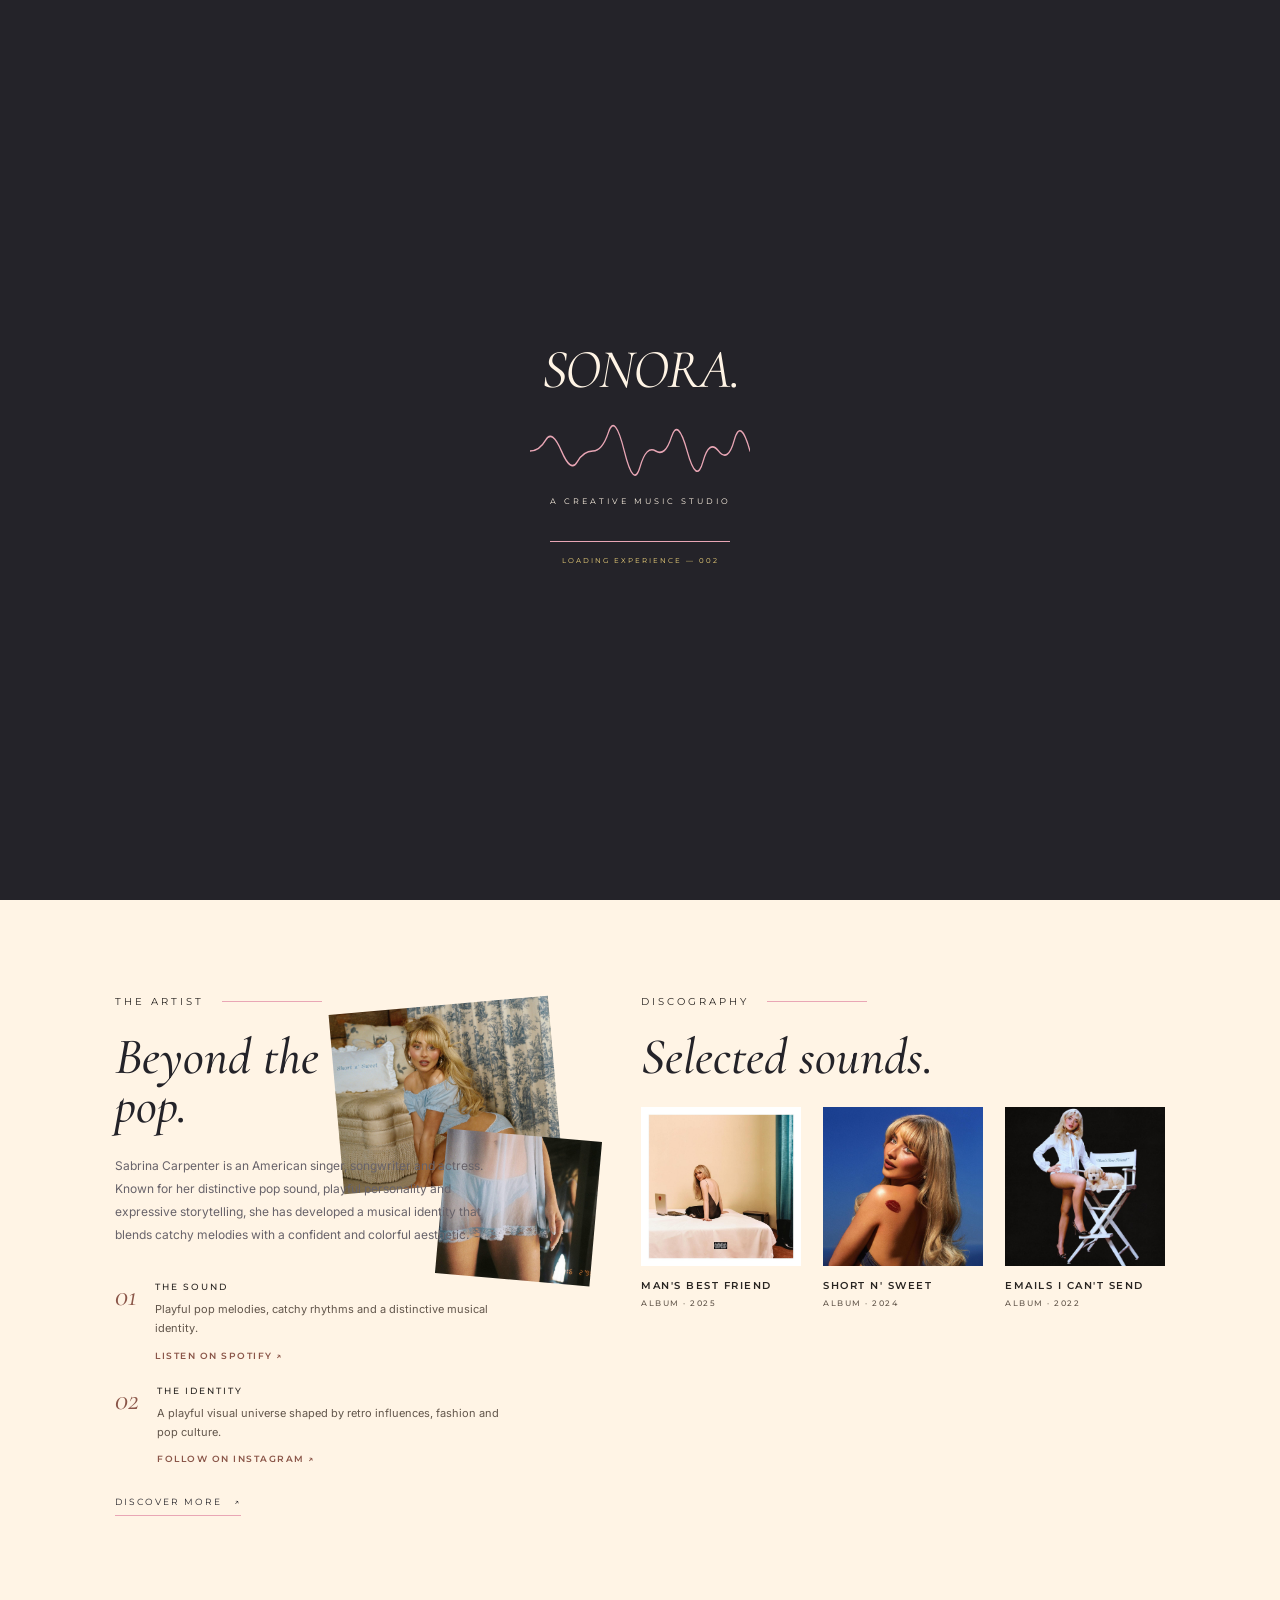
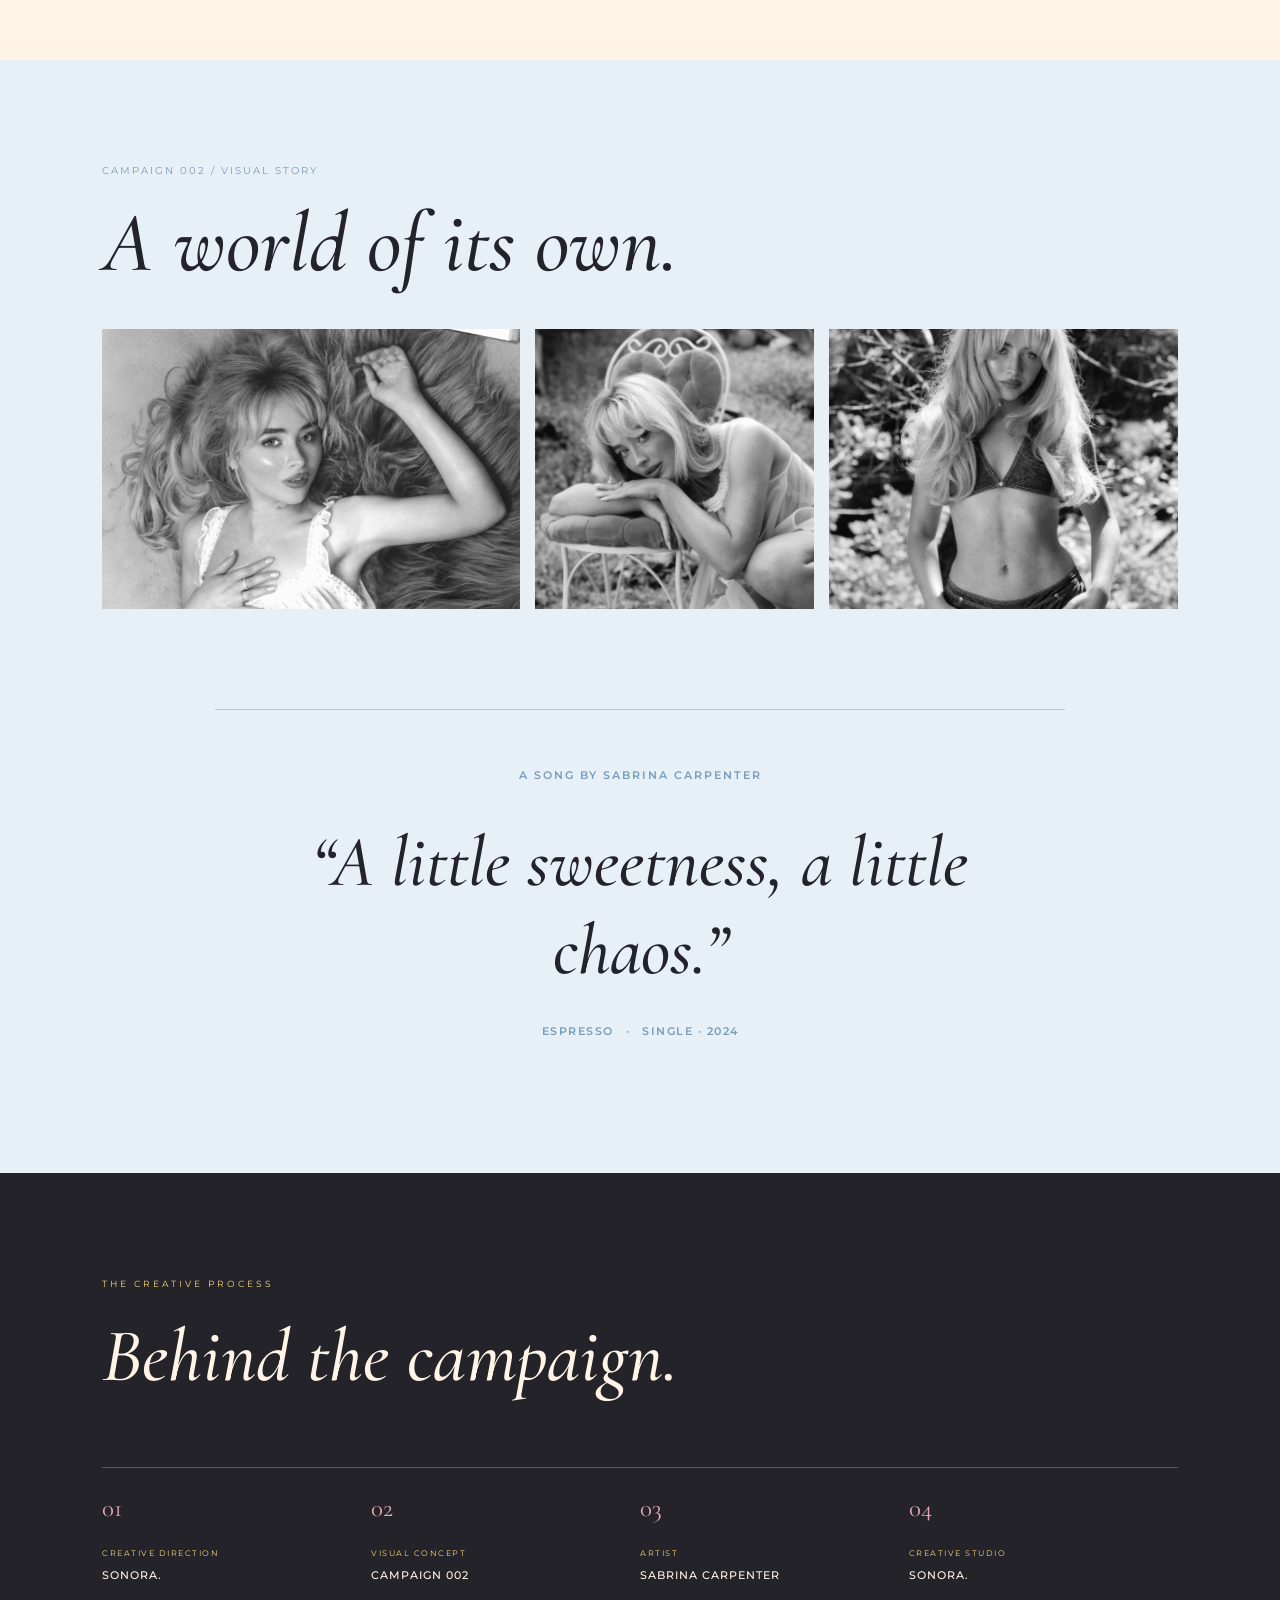
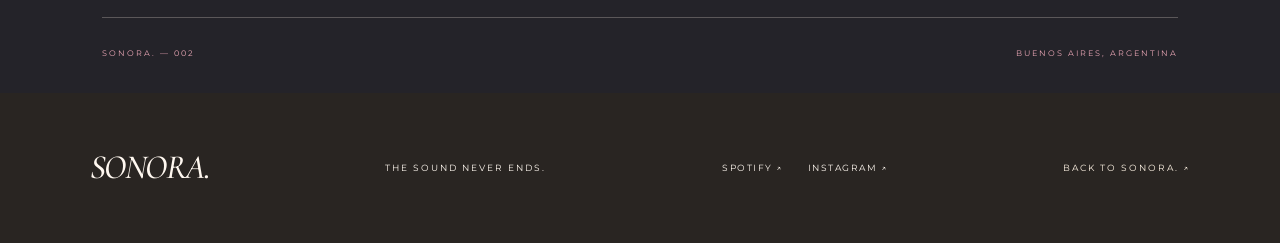
<file: images/campaigns/002-sabrina-carpenter/index.html>
<!DOCTYPE html>
<html lang="en">

<head>
    <meta charset="UTF-8">
    <meta name="viewport" content="width=device-width, initial-scale=1.0">

    <title>SABRINA CARPENTER — SONORA. Campaign 002</title>

<link rel="icon" type="image/png" sizes="32x32" href="/images/brand/sonora-favicon.png?v=5">
<link rel="shortcut icon" href="/images/brand/sonora-favicon.png?v=5">

    <!-- GOOGLE FONTS -->
    <link rel="preconnect" href="https://fonts.googleapis.com">
    <link rel="preconnect" href="https://fonts.gstatic.com" crossorigin>

    <link href="https://fonts.googleapis.com/css2?family=Cormorant+Garamond:ital,wght@0,400;0,500;0,600;1,400;1,500;1,600&family=Inter:wght@400;500;600;700&family=Montserrat:wght@400;500;600;700&display=swap" rel="stylesheet">

    <!-- CAMPAIGN CSS -->
    <link rel="stylesheet" href="campaign.css">

    <!-- CAMPAIGN JS -->
    <script src="campaign.js" defer></script>
</head>

<body>

<!-- LOADING SCREEN -->

<div class="loading-screen">

    <div class="loading-content">

        <span class="loading-logo">SONORA.</span>

        <div class="loading-wave">
            <svg viewBox="0 0 280 55" preserveAspectRatio="none">
                <path
                    d="M0 28 Q12 28 20 17 T40 28 T60 39 T80 28 T100 9 T120 28 T140 44 T160 28 T180 14 T200 28 T220 39 T240 28 T260 17 T280 28"
                    fill="none"
                    stroke="currentColor"
                    stroke-width="1.6"
                    stroke-linecap="round"/>
            </svg>
        </div>

        <span class="loading-subtitle">
            A CREATIVE MUSIC STUDIO
        </span>

        <div class="loading-progress">
            <div class="loading-progress-bar"></div>
        </div>

        <span class="loading-caption">
            LOADING EXPERIENCE — 002
        </span>

    </div>

</div>


<!-- HEADER -->

<header class="campaign-header">

    <a href="http://127.0.0.1:5500/index.html" class="campaign-logo">
        SONORA.
    </a>

    <nav class="campaign-nav">

        <a href="http://127.0.0.1:5500/index.html"
           data-en="HOME" data-es="INICIO">HOME</a>

        <a href="#artist"
           data-en="ABOUT" data-es="ARTISTA">ABOUT</a>

        <a href="#discography"
           data-en="MUSIC" data-es="MÚSICA">MUSIC</a>

        <a href="#visual-story"
           data-en="GALLERY" data-es="GALERÍA">GALLERY</a>

    </nav>

    <div class="campaign-header-right">

        <div class="campaign-language">
            <button class="is-active" data-lang="en">EN</button>
            <span>/</span>
            <button data-lang="es">ES</button>
        </div>

        <button class="campaign-menu-toggle" aria-label="Open menu" aria-expanded="false">
            <span></span>
            <span></span>
        </button>

    </div>

</header>


<!-- MOBILE MENU -->

<div class="campaign-mobile-menu">

    <nav>
        <a href="http://127.0.0.1:5500/index.html"
           data-en="HOME" data-es="INICIO">HOME</a>

        <a href="#artist"
           data-en="ABOUT" data-es="ARTISTA">ABOUT</a>

        <a href="#discography"
           data-en="MUSIC" data-es="MÚSICA">MUSIC</a>

        <a href="#visual-story"
           data-en="GALLERY" data-es="GALERÍA">GALLERY</a>
    </nav>

    <span class="mobile-menu-caption"
          data-en="SONORA. — CAMPAIGN 002"
          data-es="SONORA. — CAMPAÑA 002">
        SONORA. — CAMPAIGN 002
    </span>

</div>


<main>

    <!-- HERO -->

    <section class="campaign-hero" id="home">

        <div class="hero-overlay"></div>

        <div class="campaign-hero-content">

            <span class="campaign-number"
                  data-en="CAMPAIGN 002"
                  data-es="CAMPAÑA 002">
                CAMPAIGN 002
            </span>

            <h1>SABRINA CARPENTER</h1>

            <p
                data-en="A little pop, a lot of personality."
                data-es="Un poco de pop, mucha personalidad.">
                A little pop, a lot of personality.
            </p>

            <a href="#discography" class="album-link">
                <span class="play-icon">▶</span>

                <span
                    data-en="EXPLORE THE MUSIC"
                    data-es="EXPLORAR LA MÚSICA">
                    EXPLORE THE MUSIC
                </span>
            </a>

        </div>

        <div class="hero-side-number">
            <span>02 / 05</span>
        </div>

    </section>


    <!-- ARTIST + DISCOGRAPHY -->

    <section class="campaign-overview">

        <!-- ARTIST -->

        <div class="artist-section" id="artist">

            <div class="section-label">
                <span data-en="THE ARTIST" data-es="LA ARTISTA">
                    THE ARTIST
                </span>
                <span class="label-line"></span>
            </div>

            <h2 data-en="Beyond the pop."
                data-es="Más allá del pop.">
                Beyond the pop.
            </h2>

            <p class="artist-intro"
               data-en="Sabrina Carpenter is an American singer, songwriter and actress. Known for her distinctive pop sound, playful personality and expressive storytelling, she has developed a musical identity that blends catchy melodies with a confident and colorful aesthetic."
               data-es="Sabrina Carpenter es una cantante, compositora y actriz estadounidense. Reconocida por su sonido pop, su personalidad divertida y su forma expresiva de contar historias, desarrolló una identidad musical que combina melodías pegadizas con una estética segura y llena de color.">
                Sabrina Carpenter is an American singer, songwriter and actress. Known for her distinctive pop sound, playful personality and expressive storytelling, she has developed a musical identity that blends catchy melodies with a confident and colorful aesthetic.
            </p>


            <div class="artist-details">

                <!-- SPOTIFY -->

                <a href="https://open.spotify.com/artist/74KM79TiuVKeVCqs8QtB0B"
                   class="artist-detail artist-detail-link"
                   target="_blank"
                   rel="noopener noreferrer">

                    <span class="detail-number">01</span>

                    <div>
                        <h3 data-en="THE SOUND" data-es="EL SONIDO">
                            THE SOUND
                        </h3>

                        <p data-en="Playful pop melodies, catchy rhythms and a distinctive musical identity."
                           data-es="Melodías pop divertidas, ritmos pegadizos y una identidad musical propia.">
                            Playful pop melodies, catchy rhythms and a distinctive musical identity.
                        </p>

                        <span class="detail-link-label"
                              data-en="LISTEN ON SPOTIFY ↗"
                              data-es="ESCUCHAR EN SPOTIFY ↗">
                            LISTEN ON SPOTIFY ↗
                        </span>
                    </div>

                </a>


                <!-- INSTAGRAM -->

                <a href="https://www.instagram.com/sabrinacarpenter/"
                   class="artist-detail artist-detail-link"
                   target="_blank"
                   rel="noopener noreferrer">

                    <span class="detail-number">02</span>

                    <div>
                        <h3 data-en="THE IDENTITY" data-es="LA IDENTIDAD">
                            THE IDENTITY
                        </h3>

                        <p data-en="A playful visual universe shaped by retro influences, fashion and pop culture."
                           data-es="Un universo visual divertido, influenciado por lo retro, la moda y la cultura pop.">
                            A playful visual universe shaped by retro influences, fashion and pop culture.
                        </p>

                        <span class="detail-link-label"
                              data-en="FOLLOW ON INSTAGRAM ↗"
                              data-es="SEGUIR EN INSTAGRAM ↗">
                            FOLLOW ON INSTAGRAM ↗
                        </span>
                    </div>

                </a>

            </div>


            <a href="#visual-story" class="text-link">
                <span data-en="DISCOVER MORE" data-es="DESCUBRIR MÁS">
                    DISCOVER MORE
                </span>
                <span>↗</span>
            </a>

            <div class="artist-photo artist-photo-one"></div>
            <div class="artist-photo artist-photo-two"></div>

        </div>


<!-- DISCOGRAPHY -->

<div class="discography-section" id="discography">

    <div class="section-label">
        <span data-en="DISCOGRAPHY" data-es="DISCOGRAFÍA">
            DISCOGRAPHY
        </span>
        <span class="label-line"></span>
    </div>

    <h2
        data-en="Selected sounds."
        data-es="Sonidos seleccionados.">
        Selected sounds.
    </h2>


<div class="album-grid">

    <!-- ALBUM 01 -->
    <article class="album-card">
        <div class="album-cover album-cover-one"></div>
        <h3>MAN'S BEST FRIEND</h3>
        <p>ALBUM · 2025</p>
    </article>

    <!-- ALBUM 02 -->
    <article class="album-card">
        <div class="album-cover album-cover-two"></div>
        <h3>SHORT N' SWEET</h3>
        <p>ALBUM · 2024</p>
    </article>

    <!-- ALBUM 03 -->
    <article class="album-card">
        <div class="album-cover album-cover-three"></div>
        <h3>EMAILS I CAN'T SEND</h3>
        <p>ALBUM · 2022</p>
    </article>

</div>


        </div>

    </section>


    <!-- VISUAL STORY -->

    <section class="visual-story" id="visual-story">

        <div class="visual-story-heading">

            <span data-en="CAMPAIGN 002 / VISUAL STORY"
                  data-es="CAMPAÑA 002 / HISTORIA VISUAL">
                CAMPAIGN 002 / VISUAL STORY
            </span>

            <h2
                data-en="A world of its own."
                data-es="Un universo propio.">
                A world of its own.
            </h2>

        </div>

        <div class="visual-gallery">

            <div class="visual-photo visual-photo-one"></div>
            <div class="visual-photo visual-photo-two"></div>
            <div class="visual-photo visual-photo-three"></div>

        </div>


        <!-- SONG QUOTE -->

        <div class="song-quote">

            <span class="song-quote-label"
                  data-en="A SONG BY SABRINA CARPENTER"
                  data-es="UNA CANCIÓN DE SABRINA CARPENTER">
                A SONG BY SABRINA CARPENTER
            </span>

            <h3>“A little sweetness, a little chaos.”</h3>

            <div class="song-quote-info">
                <span>ESPRESSO</span>
                <span>·</span>
                <span>SINGLE · 2024</span>
            </div>

        </div>

    </section>


    <!-- CAMPAIGN CREDITS -->

    <section class="campaign-credits">

        <div class="credits-heading">
            <span data-en="THE CREATIVE PROCESS"
                  data-es="EL PROCESO CREATIVO">
                THE CREATIVE PROCESS
            </span>

            <h2 data-en="Behind the campaign."
                data-es="Detrás de la campaña.">
                Behind the campaign.
            </h2>
        </div>


<div class="credits-content">

    <div class="credits-item">
        <span>01</span>
        <p data-en="CREATIVE DIRECTION"
           data-es="DIRECCIÓN CREATIVA">
            CREATIVE DIRECTION
        </p>
        <h3>SONORA.</h3>
    </div>

    <div class="credits-item">
        <span>02</span>
        <p data-en="VISUAL CONCEPT"
           data-es="CONCEPTO VISUAL">
            VISUAL CONCEPT
        </p>
        <h3
            data-en="CAMPAIGN 002"
            data-es="CAMPAÑA 002">
            CAMPAIGN 002
        </h3>
    </div>

    <div class="credits-item">
        <span>03</span>
        <p data-en="ARTIST"
           data-es="ARTISTA">
            ARTIST
        </p>
        <h3>SABRINA CARPENTER</h3>
    </div>

    <div class="credits-item">
        <span>04</span>
        <p data-en="CREATIVE STUDIO"
           data-es="ESTUDIO CREATIVO">
            CREATIVE STUDIO
        </p>
        <h3>SONORA.</h3>
    </div>

</div>

        <div class="credits-bottom">
            <span>SONORA. — 002</span>
            <span>BUENOS AIRES, ARGENTINA</span>
        </div>

    </section>


</main>



<!-- FOOTER -->

<footer class="campaign-footer">

    <a href="http://127.0.0.1:5500/index.html" class="campaign-logo">
        SONORA.
    </a>

    <span data-en="THE SOUND NEVER ENDS."
          data-es="EL SONIDO NUNCA TERMINA.">
        THE SOUND NEVER ENDS.
    </span>

    <div class="footer-socials">

        <a href="https://open.spotify.com/artist/74KM79TiuVKeVCqs8QtB0B"
           target="_blank"
           rel="noopener noreferrer">
            SPOTIFY ↗
        </a>

        <a href="https://www.instagram.com/sabrinacarpenter/"
           target="_blank"
           rel="noopener noreferrer">
            INSTAGRAM ↗
        </a>

    </div>

    <a href="http://127.0.0.1:5500/index.html"
       data-en="BACK TO SONORA. ↗"
       data-es="VOLVER A SONORA. ↗">
        BACK TO SONORA. ↗
    </a>

</footer>


</body>
</html>
</file>
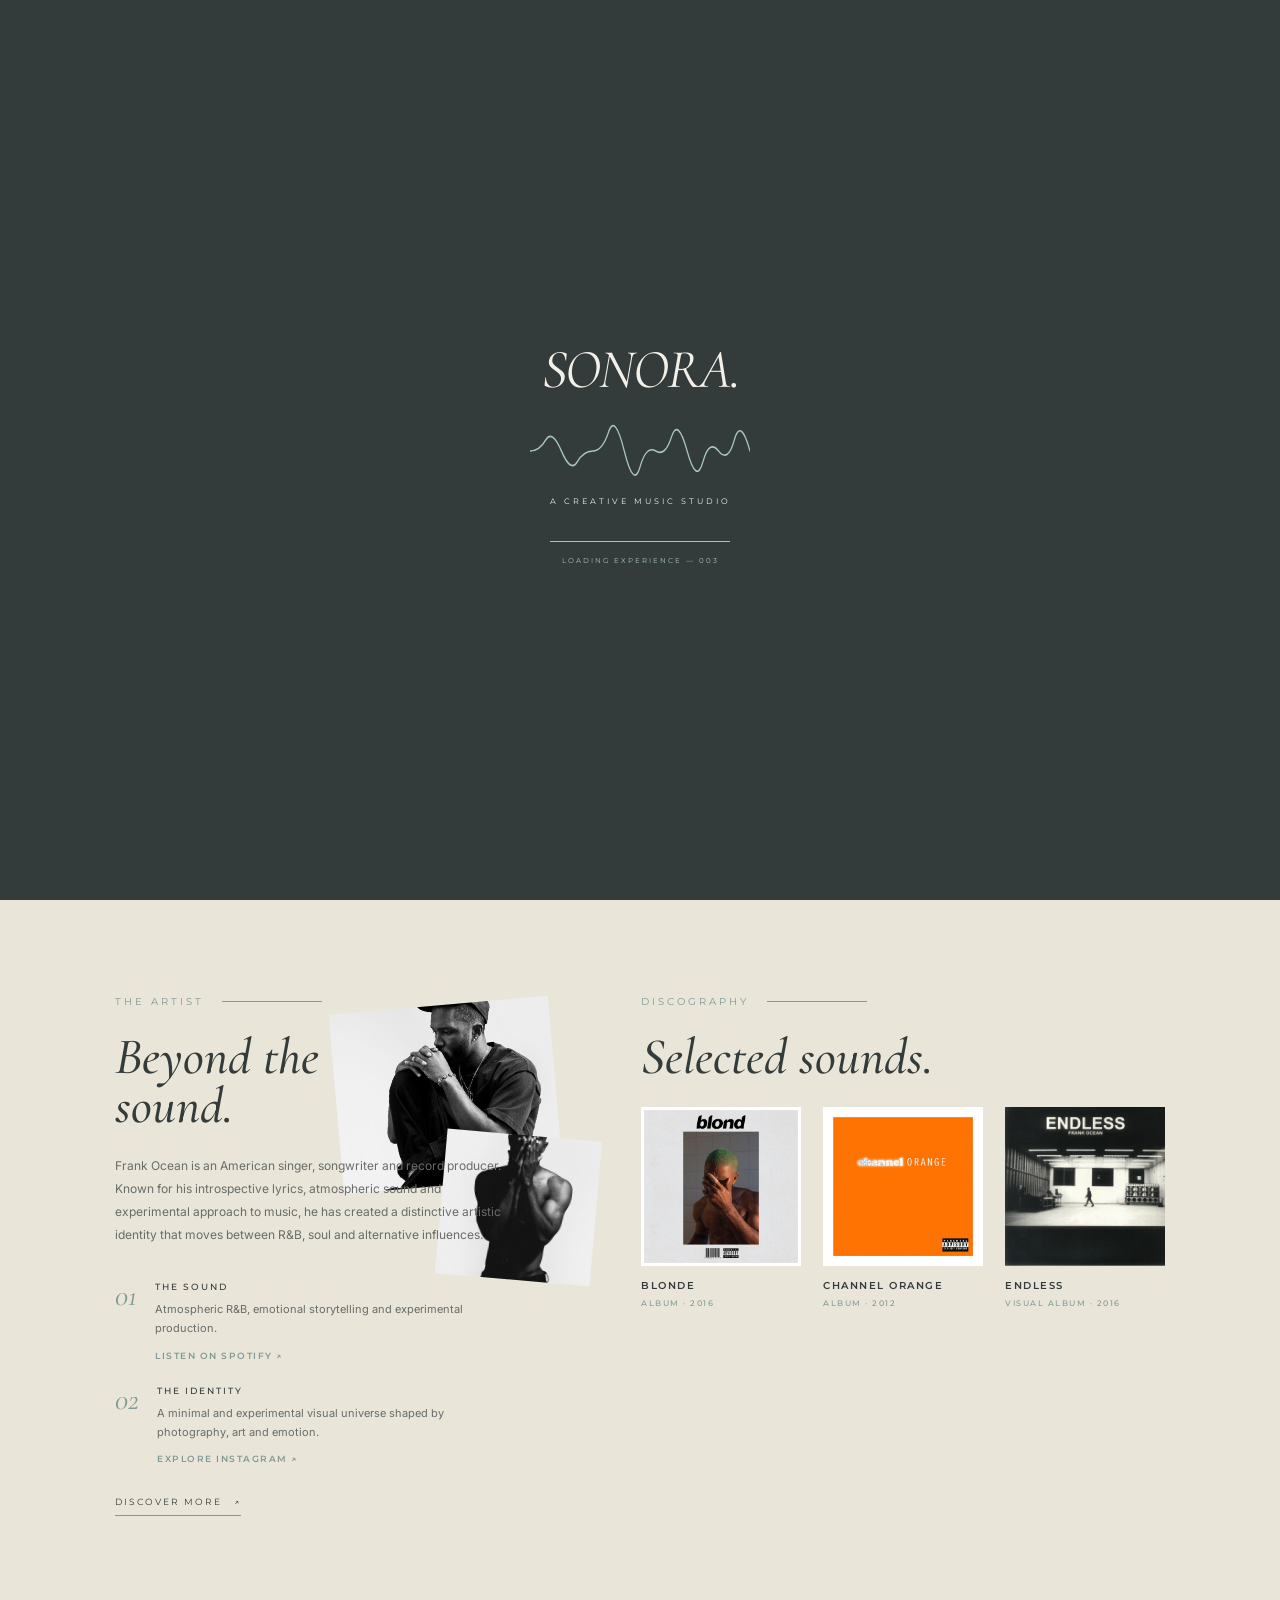
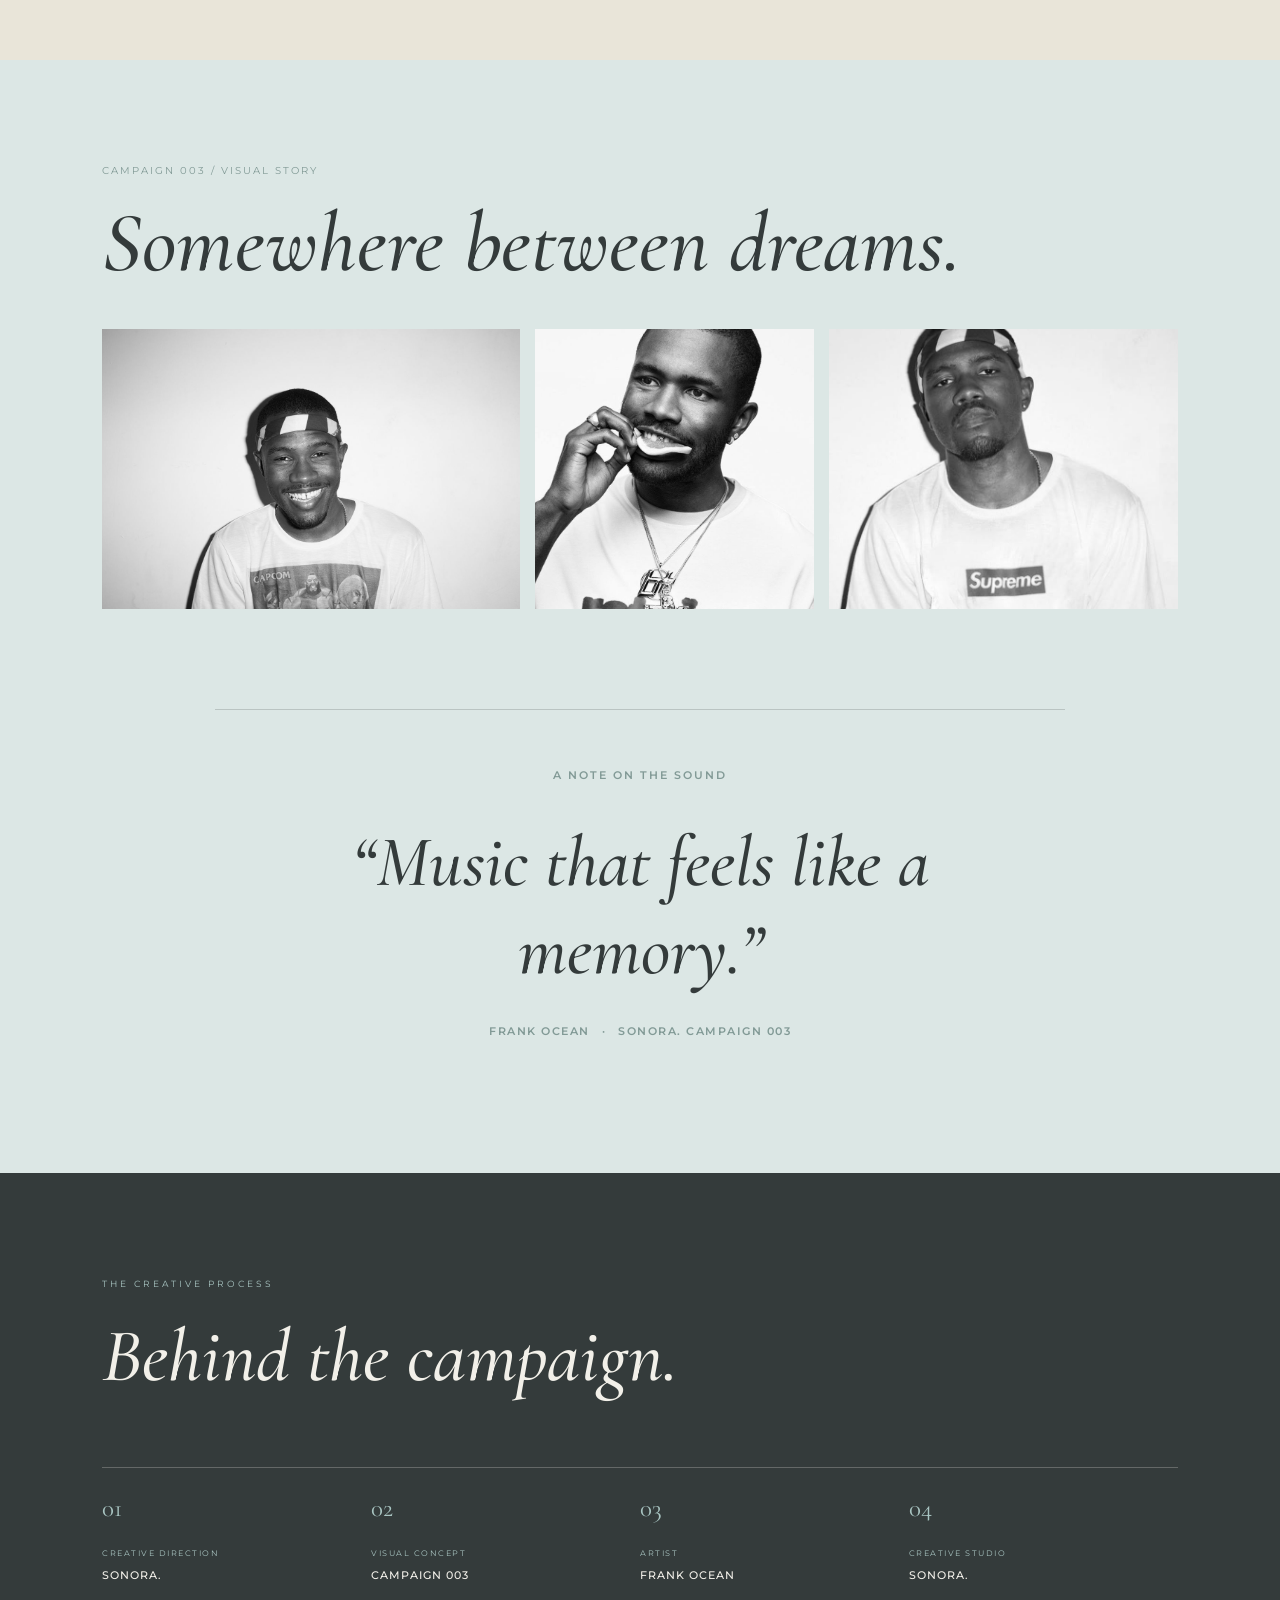
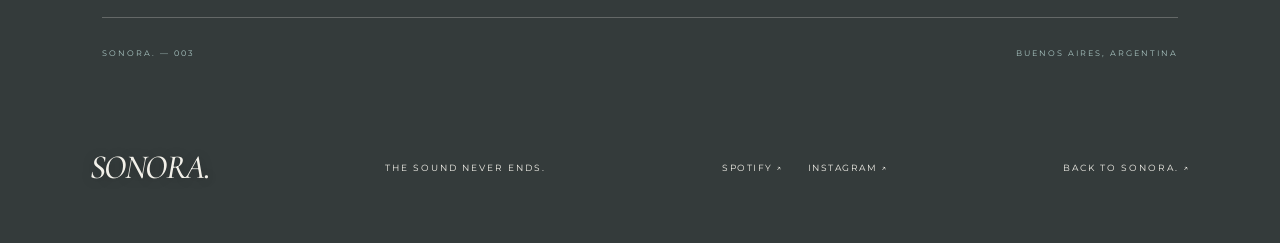
<file: images/campaigns/003-frank-ocean/index.html>
<!DOCTYPE html>
<html lang="en">

<head>
    <meta charset="UTF-8">
    <meta name="viewport" content="width=device-width, initial-scale=1.0">

    <title>FRANK OCEAN — SONORA. Campaign 003</title>

    <link rel="icon" type="image/png" sizes="32x32" href="/images/brand/sonora-favicon.png?v=5">
    <link rel="shortcut icon" href="/images/brand/sonora-favicon.png?v=5">

    <!-- GOOGLE FONTS -->
    <link rel="preconnect" href="https://fonts.googleapis.com">
    <link rel="preconnect" href="https://fonts.gstatic.com" crossorigin>

    <link href="https://fonts.googleapis.com/css2?family=Cormorant+Garamond:ital,wght@0,400;0,500;0,600;1,400;1,500;1,600&family=Inter:wght@400;500;600;700&family=Montserrat:wght@400;500;600;700&display=swap" rel="stylesheet">

    <!-- CAMPAIGN CSS -->
    <link rel="stylesheet" href="campaign.css">

    <!-- CAMPAIGN JS -->
    <script src="campaign.js" defer></script>
</head>

<body>

<!-- LOADING SCREEN -->

<div class="loading-screen">

    <div class="loading-content">

        <span class="loading-logo">SONORA.</span>

        <div class="loading-wave">
            <svg viewBox="0 0 280 55" preserveAspectRatio="none">
                <path
                    d="M0 28 Q12 28 20 17 T40 28 T60 39 T80 28 T100 9 T120 28 T140 44 T160 28 T180 14 T200 28 T220 39 T240 28 T260 17 T280 28"
                    fill="none"
                    stroke="currentColor"
                    stroke-width="1.6"
                    stroke-linecap="round"/>
            </svg>
        </div>

        <span class="loading-subtitle">
            A CREATIVE MUSIC STUDIO
        </span>

        <div class="loading-progress">
            <div class="loading-progress-bar"></div>
        </div>

        <span class="loading-caption">
            LOADING EXPERIENCE — 003
        </span>

    </div>

</div>


<!-- HEADER -->

<header class="campaign-header">

    <a href="http://127.0.0.1:5500/index.html" class="campaign-logo">
        SONORA.
    </a>

    <nav class="campaign-nav">

        <a href="http://127.0.0.1:5500/index.html"
           data-en="HOME" data-es="INICIO">HOME</a>

        <a href="#artist"
           data-en="ABOUT" data-es="ARTISTA">ABOUT</a>

        <a href="#discography"
           data-en="MUSIC" data-es="MÚSICA">MUSIC</a>

        <a href="#visual-story"
           data-en="GALLERY" data-es="GALERÍA">GALLERY</a>

    </nav>

    <div class="campaign-header-right">

        <div class="campaign-language">
            <button class="is-active" data-lang="en">EN</button>
            <span>/</span>
            <button data-lang="es">ES</button>
        </div>

        <button class="campaign-menu-toggle" aria-label="Open menu" aria-expanded="false">
            <span></span>
            <span></span>
        </button>

    </div>

</header>


<!-- MOBILE MENU -->

<div class="campaign-mobile-menu">

    <nav>
        <a href="http://127.0.0.1:5500/index.html"
           data-en="HOME" data-es="INICIO">HOME</a>

        <a href="#artist"
           data-en="ABOUT" data-es="ARTISTA">ABOUT</a>

        <a href="#discography"
           data-en="MUSIC" data-es="MÚSICA">MUSIC</a>

        <a href="#visual-story"
           data-en="GALLERY" data-es="GALERÍA">GALLERY</a>
    </nav>

    <span class="mobile-menu-caption"
          data-en="SONORA. — CAMPAIGN 003"
          data-es="SONORA. — CAMPAÑA 003">
        SONORA. — CAMPAIGN 003
    </span>

</div>


<main>

    <!-- HERO -->

    <section class="campaign-hero" id="home">

        <div class="hero-overlay"></div>

        <div class="campaign-hero-content">

            <span class="campaign-number"
                  data-en="CAMPAIGN 003"
                  data-es="CAMPAÑA 003">
                CAMPAIGN 003
            </span>

            <h1>FRANK OCEAN</h1>

            <p
                data-en="An experiment in sound & visuals."
                data-es="Un experimento de sonido e imágenes.">
                An experiment in sound & visuals.
            </p>

            <a href="#discography" class="album-link">
                <span class="play-icon">▶</span>

                <span
                    data-en="EXPLORE THE MUSIC"
                    data-es="EXPLORAR LA MÚSICA">
                    EXPLORE THE MUSIC
                </span>
            </a>

        </div>

        <div class="hero-side-number">
            <span>03 / 05</span>
        </div>

    </section>


    <!-- ARTIST + DISCOGRAPHY -->

    <section class="campaign-overview">

        <!-- ARTIST -->

        <div class="artist-section" id="artist">

            <div class="section-label">
                <span data-en="THE ARTIST" data-es="EL ARTISTA">
                    THE ARTIST
                </span>
                <span class="label-line"></span>
            </div>

            <h2 data-en="Beyond the sound."
                data-es="Más allá del sonido.">
                Beyond the sound.
            </h2>

            <p class="artist-intro"
               data-en="Frank Ocean is an American singer, songwriter and record producer. Known for his introspective lyrics, atmospheric sound and experimental approach to music, he has created a distinctive artistic identity that moves between R&B, soul and alternative influences."
               data-es="Frank Ocean es un cantante, compositor y productor musical estadounidense. Reconocido por sus letras introspectivas, su sonido atmosférico y su enfoque experimental, construyó una identidad artística propia que combina influencias del R&B, el soul y la música alternativa.">
                Frank Ocean is an American singer, songwriter and record producer. Known for his introspective lyrics, atmospheric sound and experimental approach to music, he has created a distinctive artistic identity that moves between R&B, soul and alternative influences.
            </p>


            <div class="artist-details">

                <!-- SPOTIFY -->

                <a href="https://open.spotify.com/search/Frank%20Ocean"
                   class="artist-detail artist-detail-link"
                   target="_blank"
                   rel="noopener noreferrer">

                    <span class="detail-number">01</span>

                    <div>
                        <h3 data-en="THE SOUND" data-es="EL SONIDO">
                            THE SOUND
                        </h3>

                        <p data-en="Atmospheric R&B, emotional storytelling and experimental production."
                           data-es="R&B atmosférico, historias emocionales y una producción experimental.">
                            Atmospheric R&B, emotional storytelling and experimental production.
                        </p>

                        <span class="detail-link-label"
                              data-en="LISTEN ON SPOTIFY ↗"
                              data-es="ESCUCHAR EN SPOTIFY ↗">
                            LISTEN ON SPOTIFY ↗
                        </span>
                    </div>

                </a>


                <!-- INSTAGRAM -->

                <a href="https://www.instagram.com/frankocean/"
                   class="artist-detail artist-detail-link"
                   target="_blank"
                   rel="noopener noreferrer">

                    <span class="detail-number">02</span>

                    <div>
                        <h3 data-en="THE IDENTITY" data-es="LA IDENTIDAD">
                            THE IDENTITY
                        </h3>

                        <p data-en="A minimal and experimental visual universe shaped by photography, art and emotion."
                           data-es="Un universo visual minimalista y experimental, construido a través de la fotografía, el arte y las emociones.">
                            A minimal and experimental visual universe shaped by photography, art and emotion.
                        </p>

                        <span class="detail-link-label"
                              data-en="EXPLORE INSTAGRAM ↗"
                              data-es="EXPLORAR INSTAGRAM ↗">
                            EXPLORE INSTAGRAM ↗
                        </span>
                    </div>

                </a>

            </div>


            <a href="#visual-story" class="text-link">
                <span data-en="DISCOVER MORE" data-es="DESCUBRIR MÁS">
                    DISCOVER MORE
                </span>
                <span>↗</span>
            </a>

            <div class="artist-photo artist-photo-one"></div>
            <div class="artist-photo artist-photo-two"></div>

        </div>


        <!-- DISCOGRAPHY -->

        <div class="discography-section" id="discography">

            <div class="section-label">
                <span data-en="DISCOGRAPHY" data-es="DISCOGRAFÍA">
                    DISCOGRAPHY
                </span>
                <span class="label-line"></span>
            </div>

            <h2
                data-en="Selected sounds."
                data-es="Sonidos seleccionados.">
                Selected sounds.
            </h2>


            <div class="album-grid">

                <!-- ALBUM 01 -->
                <article class="album-card">
                    <div class="album-cover album-cover-one"></div>
                    <h3>BLONDE</h3>
                    <p>ALBUM · 2016</p>
                </article>

                <!-- ALBUM 02 -->
                <article class="album-card">
                    <div class="album-cover album-cover-two"></div>
                    <h3>CHANNEL ORANGE</h3>
                    <p>ALBUM · 2012</p>
                </article>

                <!-- ALBUM 03 -->
                <article class="album-card">
                    <div class="album-cover album-cover-three"></div>
                    <h3>ENDLESS</h3>
                    <p>VISUAL ALBUM · 2016</p>
                </article>

            </div>

        </div>

    </section>


    <!-- VISUAL STORY -->

    <section class="visual-story" id="visual-story">

        <div class="visual-story-heading">

            <span data-en="CAMPAIGN 003 / VISUAL STORY"
                  data-es="CAMPAÑA 003 / HISTORIA VISUAL">
                CAMPAIGN 003 / VISUAL STORY
            </span>

            <h2
                data-en="Somewhere between dreams."
                data-es="En algún lugar entre los sueños.">
                Somewhere between dreams.
            </h2>

        </div>

        <div class="visual-gallery">

            <div class="visual-photo visual-photo-one"></div>
            <div class="visual-photo visual-photo-two"></div>
            <div class="visual-photo visual-photo-three"></div>

        </div>


        <!-- ARTIST NOTE -->

        <div class="song-quote">

            <span class="song-quote-label"
                  data-en="A NOTE ON THE SOUND"
                  data-es="UNA NOTA SOBRE EL SONIDO">
                A NOTE ON THE SOUND
            </span>

            <h3
                data-en="“Music that feels like a memory.”"
                data-es="“Música que se siente como un recuerdo.”">
                “Music that feels like a memory.”
            </h3>

            <div class="song-quote-info">
                <span>FRANK OCEAN</span>
                <span>·</span>
                <span>SONORA. CAMPAIGN 003</span>
            </div>

        </div>

    </section>


    <!-- CAMPAIGN CREDITS -->

    <section class="campaign-credits">

        <div class="credits-heading">
            <span data-en="THE CREATIVE PROCESS"
                  data-es="EL PROCESO CREATIVO">
                THE CREATIVE PROCESS
            </span>

            <h2 data-en="Behind the campaign."
                data-es="Detrás de la campaña.">
                Behind the campaign.
            </h2>
        </div>


        <div class="credits-content">

            <div class="credits-item">
                <span>01</span>
                <p data-en="CREATIVE DIRECTION"
                   data-es="DIRECCIÓN CREATIVA">
                    CREATIVE DIRECTION
                </p>
                <h3>SONORA.</h3>
            </div>

            <div class="credits-item">
                <span>02</span>
                <p data-en="VISUAL CONCEPT"
                   data-es="CONCEPTO VISUAL">
                    VISUAL CONCEPT
                </p>
                <h3
                    data-en="CAMPAIGN 003"
                    data-es="CAMPAÑA 003">
                    CAMPAIGN 003
                </h3>
            </div>

            <div class="credits-item">
                <span>03</span>
                <p data-en="ARTIST"
                   data-es="ARTISTA">
                    ARTIST
                </p>
                <h3>FRANK OCEAN</h3>
            </div>

            <div class="credits-item">
                <span>04</span>
                <p data-en="CREATIVE STUDIO"
                   data-es="ESTUDIO CREATIVO">
                    CREATIVE STUDIO
                </p>
                <h3>SONORA.</h3>
            </div>

        </div>

        <div class="credits-bottom">
            <span>SONORA. — 003</span>
            <span>BUENOS AIRES, ARGENTINA</span>
        </div>

    </section>


</main>


<!-- FOOTER -->

<footer class="campaign-footer">

    <a href="http://127.0.0.1:5500/index.html" class="campaign-logo">
        SONORA.
    </a>

    <span data-en="THE SOUND NEVER ENDS."
          data-es="EL SONIDO NUNCA TERMINA.">
        THE SOUND NEVER ENDS.
    </span>

    <div class="footer-socials">

        <a href="https://open.spotify.com/search/Frank%20Ocean"
           target="_blank"
           rel="noopener noreferrer">
            SPOTIFY ↗
        </a>

        <a href="https://www.instagram.com/frankocean/"
           target="_blank"
           rel="noopener noreferrer">
            INSTAGRAM ↗
        </a>

    </div>

    <a href="http://127.0.0.1:5500/index.html"
       data-en="BACK TO SONORA. ↗"
       data-es="VOLVER A SONORA. ↗">
        BACK TO SONORA. ↗
    </a>

</footer>


</body>
</html>
</file>
<file: css/style.css>
/* =========================
   SONORA. — GENERAL
========================= */

* {
    margin: 0;
    padding: 0;
    box-sizing: border-box;
}

html {
    scroll-behavior: smooth;
}

body {
    background-color: #15171B;
    color: #F1F0EC;
    font-family: 'Inter', sans-serif;
}

/* =========================
   HEADER
========================= */

.header {
    width: 100%;
    height: 90px;
    padding: 0 6%;

    display: flex;
    align-items: center;
    justify-content: space-between;

    position: absolute;
    top: 0;
    left: 0;
    z-index: 10;
}

/* LOGO */

.logo {
    font-family: 'Cormorant Garamond', serif;
    font-style: italic;
    font-size: 36px;
    font-weight: 500;
    letter-spacing: -1px;

    color: #F1F0EC;
    text-decoration: none;
}

/* NAVIGATION */

.navbar {
    display: flex;
    align-items: center;
    gap: 35px;
}

.navbar a {
    color: #F1F0EC;
    text-decoration: none;

    font-family: 'Montserrat', sans-serif;
    font-size: 11px;
    font-weight: 500;
    letter-spacing: 1.5px;

    transition: color 0.3s ease;
}

.navbar a:hover {
    color: #8191A3;
}

/* LANGUAGE SELECTOR */

.language-selector {
    display: flex;
    align-items: center;
    gap: 9px;

    font-family: 'Montserrat', sans-serif;
    font-size: 11px;
}

.language-option {
    background: none;
    border: none;
    color: #8191A3;
    cursor: pointer;
    font: inherit;
}

.language-option.is-active {
    color: #F1F0EC;
}


/* =========================
   HERO — CAMPAIGN 001
========================= */

.hero {
    width: 100%;
    min-height: 100vh;

    display: flex;
    flex-direction: column;
    justify-content: center;

    position: relative;

    background-image:
    linear-gradient(
        to right,
        rgba(16, 19, 25, 0.65),
        rgba(16, 19, 25, 0.05)
    ),
    url("/images/campaigns/001-dannylux/hero.jpg");

    background-size: cover;
    background-repeat: no-repeat;
    background-position: 65% center;
}

/* HERO CONTENT */

.hero-content {
    padding-left: 10%;
    margin-top: 60px;

    position: relative;
    z-index: 2;
}

.hero-label {
    font-family: 'Montserrat', sans-serif;
    font-size: 10px;
    font-weight: 500;
    letter-spacing: 3px;
    color: #C2C8CE;
}

.hero h1 {
    font-family: 'Cormorant Garamond', serif;
    font-size: clamp(80px, 12vw, 170px);
    font-weight: 500;
    line-height: 0.9;
    letter-spacing: -5px;

    margin: 20px 0;

    color: #F1F0EC;
}

.hero-description {
    font-family: 'Inter', sans-serif;
    font-size: 15px;
    color: #C2C8CE;
    letter-spacing: 0.5px;

    margin-bottom: 30px;
}

.hero-link {
    display: inline-flex;
    align-items: center;
    gap: 10px;

    font-family: 'Montserrat', sans-serif;
    font-size: 11px;
    letter-spacing: 1.5px;

    color: #F1F0EC;
    text-decoration: none;

    border-bottom: 1px solid #8191A3;
    padding-bottom: 7px;

    transition: color 0.3s ease;
}

.hero-link:hover {
    color: #8191A3;
}

/* HERO FOOTER */

.hero-footer {
    position: absolute;
    bottom: 35px;
    left: 6%;
    right: 6%;

    display: flex;
    justify-content: space-between;

    font-family: 'Montserrat', sans-serif;
    font-size: 9px;
    letter-spacing: 2px;
    color: #C2C8CE;
}

/* =========================
   RESPONSIVE — HERO
========================= */

@media (max-width: 768px) {

    .header {
        height: 75px;
        padding: 0 5%;
    }

    .logo {
        font-size: 30px;
    }

    .navbar {
        gap: 15px;
    }

    .navbar a {
        font-size: 9px;
    }

    .hero {
        background-position: 65% center;
    }

    .hero-content {
        padding-left: 7%;
        padding-right: 7%;
    }

    .hero h1 {
        font-size: clamp(65px, 13vw, 100px);
        letter-spacing: -3px;
    }

    .hero-description {
        font-size: 13px;
        max-width: 300px;
        line-height: 1.6;
    }

    .hero-footer {
        font-size: 8px;
        letter-spacing: 1px;
    }
}

/* MENU HAMBURGUESA */

.menu-toggle {
    display: none;
    background: none;
    border: none;
    padding: 8px;
    cursor: pointer;
}

.menu-toggle span {
    display: block;
    width: 25px;
    height: 2px;
    background-color: #F1F0EC;
    margin: 6px 0;
    border-radius: 2px;
}

/* SOLO EN CELULARES */

@media (max-width: 768px) {

    .navbar {
        display: none;
    }

    .menu-toggle {
        display: block;
    }

}

@media (max-width: 768px) {

    .navbar {
        position: absolute;
        top: 75px;
        left: 0;
        width: 100%;

        background: rgba(21, 23, 27, 0.88);
        backdrop-filter: blur(12px);
        -webkit-backdrop-filter: blur(12px);

        display: flex;
        flex-direction: column;
        align-items: center;
        gap: 25px;

        padding: 30px 0;

        opacity: 0;
        visibility: hidden;
        transform: translateY(-12px);

        transition:
            opacity 0.35s ease,
            transform 0.35s ease,
            visibility 0.35s ease;
    }

    .navbar.active {
        opacity: 1;
        visibility: visible;
        transform: translateY(0);
    }

    .navbar a {
        font-size: 11px;
        letter-spacing: 2px;
        transition: color 0.3s ease, letter-spacing 0.3s ease;
    }

    .navbar a:hover,
    .navbar a:focus {
        color: #8191A3;
        letter-spacing: 3px;
    }

    .navbar a:active {
        color: #C2C8CE;
    }

}

/* =========================
   HAMBURGER ANIMATION
========================= */

.menu-toggle span {
    transition: transform 0.3s ease, opacity 0.3s ease;
}

/* First line */
.menu-toggle.active span:nth-child(1) {
    transform: translateY(8px) rotate(45deg);
}

/* Middle line */
.menu-toggle.active span:nth-child(2) {
    opacity: 0;
}

/* Last line */
.menu-toggle.active span:nth-child(3) {
    transform: translateY(-8px) rotate(-45deg);
}

/* =========================
   ABOUT SECTION
========================= */

.about {
    width: 100%;
    min-height: 650px;
    background-color: #F1F0EC;
    color: #15171B;
    padding: 130px 10%;
    display: flex;
    align-items: center;
}

.about-container {
    width: 100%;
    max-width: 1200px;
    margin: 0 auto;
    display: grid;
    grid-template-columns: 1.2fr 0.8fr;
    gap: 100px;
}

/* LEFT SIDE */

.about-heading {
    display: flex;
    flex-direction: column;
    justify-content: center;
}

.about-label {
    font-family: 'Montserrat', sans-serif;
    font-size: 10px;
    font-weight: 600;
    letter-spacing: 3px;
    color: #343C47;
    margin-bottom: 35px;
}

.about-heading h2 {
    font-family: 'Cormorant Garamond', serif;
    font-size: clamp(60px, 6.5vw, 90px);
    font-weight: 500;
    line-height: 0.98;
    letter-spacing: -2.5px;
    max-width: 620px;
}

/* RIGHT SIDE */

.about-content {
    display: flex;
    flex-direction: column;
    justify-content: center;
    padding-top: 35px;
}

.about-number {
    font-family: 'Montserrat', sans-serif;
    font-size: 9px;
    letter-spacing: 2px;
    color: #343C47;
    margin-bottom: 35px;
}

.about-content p {
    font-family: 'Inter', sans-serif;
    font-size: 14px;
    line-height: 1.9;
    color: #343C47;
}

.about-divider {
    width: 100%;
    height: 1px;
    background-color: #C2C8CE;
    margin: 35px 0;
}

.about-content h3 {
    font-family: 'Cormorant Garamond', serif;
    font-size: 38px;
    font-weight: 500;
    line-height: 1.1;
    margin-bottom: 15px;
}

.about-services {
    display: flex;
    flex-wrap: wrap;
    gap: 20px;
    margin-top: 35px;
}

.about-services span {
    font-family: 'Montserrat', sans-serif;
    font-size: 9px;
    letter-spacing: 1.5px;
    color: #343C47;
}

/* =========================
   ABOUT RESPONSIVE
========================= */

/* TABLETS */
@media (max-width: 1024px) {

    .about {
        padding: 100px 7%;
    }

    .about-container {
        gap: 60px;
    }

    .about-heading h2 {
        font-size: clamp(50px, 7vw, 70px);
    }

}

/* MOBILE */
@media (max-width: 768px) {

    .about {
        min-height: auto;
        padding: 90px 7%;
    }

    .about-container {
        grid-template-columns: 1fr;
        gap: 55px;
    }

    .about-heading h2 {
        font-size: clamp(55px, 12vw, 75px);
        max-width: 500px;
    }

    .about-content {
        padding-top: 0;
    }

    .about-content h3 {
        font-size: 34px;
    }

    .about-services {
        gap: 15px;
    }

}

/* =========================
   MUSIC SECTION
========================= */

.music {
    width: 100%;
    background-color: #15171B;
    color: #F1F0EC;
    padding: 120px 10%;
}

.music-container {
    max-width: 1200px;
    margin: 0 auto;
}

/* SECTION HEADER */

.music-label {
    font-family: 'Montserrat', sans-serif;
    font-size: 10px;
    letter-spacing: 2px;
    color: #8191A3;
}

.music-header h2 {
    font-family: 'Cormorant Garamond', serif;
    font-size: clamp(65px, 8vw, 100px);
    font-weight: 500;
    line-height: 1;
    margin: 25px 0 15px;
}

.music-header p {
    font-family: 'Inter', sans-serif;
    font-size: 14px;
    color: #C2C8CE;
}

/* SECTION HEADINGS */

.music-discover {
    margin-top: 90px;
}

.music-section-heading {
    display: flex;
    justify-content: space-between;
    align-items: center;
    padding-bottom: 18px;
    border-bottom: 1px solid #343C47;
    margin-bottom: 25px;
}

.music-section-heading span {
    font-family: 'Montserrat', sans-serif;
    font-size: 10px;
    letter-spacing: 2px;
    color: #C2C8CE;
}

/* DISCOVER LIST */

.discover-list {
    display: flex;
    flex-direction: column;
}

.song-item {
    display: flex;
    justify-content: space-between;
    align-items: center;
    padding: 18px 0;
    border-bottom: 1px solid #343C47;
}

.song-info {
    display: flex;
    align-items: center;
    gap: 20px;
}

.song-cover {
    width: 65px;
    height: 65px;
    background-color: #343C47;
    flex-shrink: 0;
}

.song-info h3 {
    font-family: 'Inter', sans-serif;
    font-size: 14px;
    font-weight: 500;
    margin-bottom: 6px;
}

.song-info p {
    font-family: 'Inter', sans-serif;
    font-size: 12px;
    color: #8191A3;
}

.song-genre {
    font-family: 'Montserrat', sans-serif;
    font-size: 9px;
    letter-spacing: 1.5px;
    color: #8191A3;
}

/* NEW RELEASES */

.music-releases {
    margin-top: 100px;
}

.release-grid {
    display: grid;
    grid-template-columns: repeat(2, 1fr);
    gap: 30px;
}

.release-cover {
    width: 100%;
    aspect-ratio: 1 / 1;
    background-color: #343C47;
    margin-bottom: 18px;
}

.release-card h3 {
    font-family: 'Cormorant Garamond', serif;
    font-size: 28px;
    font-weight: 500;
    margin-bottom: 7px;
}

.release-card p {
    font-family: 'Inter', sans-serif;
    font-size: 12px;
    color: #C2C8CE;
    margin-bottom: 12px;
}

.release-card span {
    font-family: 'Montserrat', sans-serif;
    font-size: 9px;
    letter-spacing: 1.5px;
    color: #8191A3;
}

/* =========================
   MUSIC — RESPONSIVE
========================= */

/* TABLETS */
@media (max-width: 1024px) {

    .music {
        padding: 100px 7%;
    }

    .music-discover {
        margin-top: 75px;
    }

    .music-releases {
        margin-top: 85px;
    }

}

/* MOBILE */
@media (max-width: 768px) {

    .music {
        padding: 85px 7%;
    }

    .music-header h2 {
        font-size: clamp(60px, 14vw, 85px);
    }

    .music-header p {
        font-size: 13px;
        line-height: 1.7;
    }

    .music-discover {
        margin-top: 65px;
    }

    .music-section-heading {
        flex-direction: column;
        align-items: flex-start;
        gap: 10px;
    }

    .music-section-heading span {
        font-size: 9px;
    }

    .song-item {
        flex-direction: column;
        align-items: flex-start;
        gap: 12px;
        padding: 20px 0;
    }

    .song-info {
        gap: 15px;
    }

    .song-cover {
        width: 60px;
        height: 60px;
    }

    .song-genre {
        margin-left: 75px;
        font-size: 8px;
    }

    .music-releases {
        margin-top: 75px;
    }

    .release-grid {
        grid-template-columns: 1fr;
        gap: 40px;
    }

    .release-card h3 {
        font-size: 26px;
    }

}

/* =========================
   JOURNAL
========================= */

.journal {
    width: 100%;
    background-color: #15171B;
    color: #F1F0EC;
    padding: 120px 4%;
}

.journal-container {
    width: 100%;
    max-width: 1500px;
    margin: 0 auto;
}

/* JOURNAL HEADER */

.journal-header {
    margin-bottom: 45px;
}

.journal-label {
    font-family: 'Montserrat', sans-serif;
    font-size: 10px;
    letter-spacing: 2px;
    color: #C2C8CE;
}

.journal-header h2 {
    font-family: 'Cormorant Garamond', serif;
    font-size: clamp(75px, 10vw, 130px);
    font-weight: 500;
    line-height: 0.9;
    letter-spacing: -4px;
    margin: 20px 0;
}

.journal-header p {
    font-family: 'Cormorant Garamond', serif;
    font-style: italic;
    font-size: clamp(20px, 2.5vw, 30px);
    color: #C2C8CE;
}

/* CAMPAIGN GRID */

.journal-grid {
    display: grid;
    grid-template-columns: repeat(3, 1fr);
    gap: 35px;
    margin-top: 45px;
}

/* =========================
   CAMPAIGN CARD
========================= */

.journal-card {
    display: block;
    color: #F1F0EC;
    text-decoration: none;
}

.journal-image {
    width: 100%;
    aspect-ratio: 1.45 / 1;
    position: relative;
    overflow: hidden;
    background-color: #343C47;
    background-size: cover;
    background-position: center;

    transition: transform 0.6s ease;
}

.journal-image::after {
    content: "";
    position: absolute;
    inset: 0;
    background: linear-gradient(
        to top,
        rgba(21, 23, 27, 0.25),
        transparent 45%
    );

    opacity: 0.7;
    transition: opacity 0.5s ease;
}

.journal-image span {
    position: absolute;
    top: 20px;
    left: 20px;
    z-index: 2;

    font-family: 'Montserrat', sans-serif;
    font-size: 11px;
    letter-spacing: 3px;
    color: #F1F0EC;

    padding-bottom: 7px;
    border-bottom: 1px solid rgba(241, 240, 236, 0.7);
}

/* HOVER */

.journal-card:hover .journal-image {
    transform: scale(0.985);
}

.journal-card:hover .journal-image::after {
    opacity: 1;
}

/* CAMPAIGN IMAGES */

.journal-image-001 {
    background-image: url("../images/campaigns/001-dannylux/hero.jpg");
}

.journal-image-002 {
    background-image: url("../images/campaigns/002-sabrina-carpenter/hero.jpg");
}

.journal-image-003 {
    background-image: url("../images/campaigns/003-frank-ocean/hero.jpg");
}

/* =========================
   CARD INFO
========================= */

.journal-card-info {
    display: flex;
    justify-content: space-between;
    align-items: flex-start;
    margin-top: 20px;
}

.journal-card-info h3 {
    font-family: 'Cormorant Garamond', serif;
    font-size: 34px;
    font-weight: 500;
    letter-spacing: -0.5px;
    margin-bottom: 5px;

    transition: color 0.3s ease;
}

.journal-card-info p {
    font-family: 'Cormorant Garamond', serif;
    font-size: 20px;
    font-style: italic;
    color: #9DA7B2;
}

.journal-arrow {
    font-family: 'Inter', sans-serif;
    font-size: 25px;
    color: #8191A3;

    transition:
        transform 0.4s ease,
        color 0.3s ease;
}

/* HOVER EFFECTS */

.journal-card:hover .journal-card-info h3 {
    color: #B9C4D0;
}

.journal-card:hover .journal-arrow {
    transform: translate(5px, -5px);
    color: #F1F0EC;
}

/* =========================
   JOURNAL — RESPONSIVE
========================= */

/* TABLETS */
@media (max-width: 1024px) {

    .journal {
        padding: 100px 7%;
    }

    .journal-grid {
        gap: 22px;
    }

    .journal-card-info h3 {
        font-size: 27px;
    }

    .journal-card-info p {
        font-size: 19px;
    }

}


/* MOBILE */
@media (max-width: 768px) {

    .journal {
        padding: 85px 7%;
    }

    .journal-header h2 {
        font-size: clamp(65px, 14vw, 90px);
        letter-spacing: -2px;
    }

    .journal-header p {
        font-size: 21px;
        line-height: 1.4;
        max-width: 350px;
    }

    .journal-grid {
        grid-template-columns: 1fr;
        gap: 40px;
        margin-top: 40px;
    }

    .journal-image {
        aspect-ratio: 1.4 / 1;
    }

    .journal-card-info h3 {
        font-size: 30px;
    }

    .journal-card-info p {
        font-size: 20px;
    }

}

/* =========================
   GALLERY
========================= */

.gallery {
    width: 100%;
    background-color: #F1F0EC;
    color: #15171B;
    padding: 100px 5%;
}

.gallery-container {
    width: 100%;
    max-width: 1500px;
    margin: 0 auto;
}

/* GALLERY GRID */

.gallery-grid {
    display: grid;
    grid-template-columns: 1fr 1fr 1fr 1fr;
    grid-template-rows: 220px 250px 220px;
    gap: 12px;
}

/* IMAGES */
.gallery-image {
    width: 100%;
    height: 100%;
    background-color: #C2C8CE;
    background-size: cover;
    background-position: center;

    filter: grayscale(100%);
    transition: filter 0.6s ease;
}

.gallery-image:hover {
    filter: grayscale(0%);
}

/* IMAGE POSITIONS */

.gallery-image-01 {
    grid-column: 1 / 2;
    grid-row: 1 / 3;
}

.gallery-image-02 {
    grid-column: 2 / 3;
    grid-row: 1 / 2;
}

.gallery-image-03 {
    grid-column: 3 / 5;
    grid-row: 1 / 2;
}

.gallery-image-04 {
    grid-column: 4 / 5;
    grid-row: 2 / 4;
}

.gallery-image-05 {
    grid-column: 1 / 3;
    grid-row: 3 / 4;
}

.gallery-image-06 {
    grid-column: 3 / 4;
    grid-row: 3 / 4;
}

/* =========================
   GALLERY IMAGES
========================= */

.gallery-image-01 {
    background-image: url("/images/gallery/photo-dannylux.jpg");
}

.gallery-image-02 {
    background-image: url("/images/gallery/photo-studio.jpg");
}

.gallery-image-03 {
    background-image: url("/images/gallery/photo-sabrina-carpenter.jpg");
}

.gallery-image-04 {
    background-image: url("/images/gallery/photo-microphone.jpg");
}

.gallery-image-05 {
    background-image: url("/images/gallery/photo-frank-ocean.jpg");
}

.gallery-image-06 {
    background-image: url("/images/gallery/photo-vinil.jpeg");
}

/* CENTER TEXT */

.gallery-center {
    grid-column: 2 / 4;
    grid-row: 2 / 3;

    display: flex;
    flex-direction: column;
    justify-content: center;
    align-items: center;

    text-align: center;
    padding: 25px;
}

.gallery-center span {
    font-family: 'Montserrat', sans-serif;
    font-size: 9px;
    letter-spacing: 2px;
    color: #8191A3;
    margin-bottom: 18px;
}

.gallery-center h2 {
    font-family: 'Cormorant Garamond', serif;
    font-size: clamp(65px, 8vw, 100px);
    font-weight: 500;
    line-height: 0.9;
    margin-bottom: 15px;
}

.gallery-center p {
    font-family: 'Cormorant Garamond', serif;
    font-style: italic;
    font-size: 20px;
    line-height: 1.4;
    color: #343C47;
    max-width: 350px;
}

/* =========================
   GALLERY — TABLET & MOBILE
========================= */

@media (max-width: 768px) {

    .gallery-grid {
        grid-template-columns: 1fr 1fr;
        grid-template-rows: 160px 160px auto 160px 160px;
        gap: 10px;
    }

    .gallery-image-01 {
        grid-column: 1 / 2;
        grid-row: 1 / 3;
    }

    .gallery-image-02 {
        grid-column: 2 / 3;
        grid-row: 1 / 2;
    }

    .gallery-image-03 {
        grid-column: 2 / 3;
        grid-row: 2 / 3;
    }

    .gallery-center {
        grid-column: 1 / 3;
        grid-row: 3 / 4;
        padding: 45px 20px;
    }

    .gallery-image-04 {
        grid-column: 1 / 2;
        grid-row: 4 / 6;
    }

    .gallery-image-05 {
        grid-column: 2 / 3;
        grid-row: 4 / 5;
    }

    .gallery-image-06 {
        grid-column: 2 / 3;
        grid-row: 5 / 6;
    }

    .gallery-center h2 {
        font-size: 75px;
    }

    .gallery-center p {
        font-size: 18px;
    }

}

@media (max-width: 480px) {

    .gallery-grid {
        grid-template-rows: 125px 125px auto 125px 125px;
        gap: 8px;
    }

    .gallery-center {
        padding: 35px 12px;
    }

    .gallery-center span {
        font-size: 8px;
        letter-spacing: 1.5px;
    }

    .gallery-center h2 {
        font-size: 65px;
    }

    .gallery-center p {
        font-size: 17px;
        max-width: 280px;
    }

}

/* =========================
   FOOTER
========================= */

.footer {
    width: 100%;
    background-color: #15171B;
    color: #F1F0EC;
    padding: 65px 8% 22px;
    overflow: hidden;
}

.footer-container {
    max-width: 1400px;
    min-height: 280px;
    margin: 0 auto;
    display: grid;
    grid-template-columns: 1.15fr .85fr 1.4fr;
    align-items: center;
    gap: 45px;
    position: relative;
}

/* BRAND */

.footer-brand {
    position: relative;
    z-index: 2;
}

.footer-logo {
    font-family: 'Cormorant Garamond', serif;
    font-style: italic;
    font-size: 72px;
    font-weight: 500;
    letter-spacing: -3.5px;
    color: #F1F0EC;
    text-decoration: none;
    line-height: .9;
}

.footer-brand p {
    font-family: 'Cormorant Garamond', serif;
    font-style: italic;
    font-size: 25px;
    color: #C2C8CE;
    margin-top: 12px;
}

.footer-socials {
    display: flex;
    align-items: center;
    gap: 22px;
    margin-top: 30px;
}

.footer-socials a {
    display: inline-flex;
    align-items: center;
    justify-content: center;
    color: #8191A3;
    text-decoration: none;
    transition: color .3s ease, transform .3s ease;
}

.footer-socials a svg {
    width: 20px;
    height: 20px;
    display: block;
}

.footer-socials a:hover {
    color: #F1F0EC;
    transform: translateY(-3px);
}

/* NAVIGATION */

.footer-nav {
    display: flex;
    flex-direction: column;
    gap: 24px;
    padding-left: 45px;
    border-left: 1px solid #343C47;
    position: relative;
    z-index: 2;
}

.footer-nav a {
    width: fit-content;
    font-family: 'Montserrat', sans-serif;
    font-size: 10px;
    font-weight: 500;
    letter-spacing: 2.2px;
    color: #C2C8CE;
    text-decoration: none;
    transition: color .3s ease, transform .3s ease;
}

.footer-nav a:hover {
    color: #F1F0EC;
    transform: translateX(5px);
}

/* SOUND WAVE */

.footer-wave {
    width: 100%;
    max-width: 550px;
    position: relative;
    z-index: 1;
    color: #8191A3;
    opacity: .9;
}

.footer-wave svg {
    width: 100%;
    height: auto;
    display: block;
}

.footer-wave .wave-line {
    transition: d .6s ease, stroke .4s ease;
}

.footer-wave.is-playing {
    color: #F1F0EC;
}

/* COPYRIGHT */

.footer-bottom {
    max-width: 1400px;
    margin: 65px auto 0;
    padding-top: 22px;
    border-top: 1px solid #343C47;
    display: flex;
    justify-content: space-between;
    align-items: center;
    gap: 20px;
    font-family: 'Montserrat', sans-serif;
    font-size: 9px;
    font-weight: 400;
    letter-spacing: 1.6px;
    color: #8191A3;
}

.footer-socials {
    display: flex;
    gap: 20px;
    margin-top: 30px;
}

.footer-socials a {
    color: #8191A3;
    transition: color .3s ease, transform .3s ease;
}

.footer-socials svg {
    width: 19px;
    height: 19px;
    display: block;
}

.footer-socials a:hover {
    color: #F1F0EC;
    transform: translateY(-3px);
}


/* =========================
   LOADING SCREEN
========================= */

.loading-screen {
    position: fixed;
    inset: 0;
    width: 100%;
    height: 100vh;
    background-color: #15171B;
    color: #F1F0EC;
    display: flex;
    justify-content: center;
    align-items: center;
    z-index: 9999;
    opacity: 1;
    visibility: visible;
}

.loading-content {
    width: 100%;
    max-width: 400px;
    padding: 30px;
    display: flex;
    flex-direction: column;
    align-items: center;
    text-align: center;
}

/* LOGO */

.loading-logo {
    font-family: 'Cormorant Garamond', serif;
    font-style: italic;
    font-size: 65px;
    font-weight: 500;
    letter-spacing: -3px;
    color: #F1F0EC;
    margin-bottom: 25px;
}

/* SOUND WAVE */

.loading-wave {
    width: 250px;
    color: #B9C4D0;
    margin-bottom: 25px;
}

.loading-wave svg {
    width: 100%;
    height: auto;
    display: block;
}

/* SUBTITLE */

.loading-subtitle {
    font-family: 'Montserrat', sans-serif;
    font-size: 9px;
    letter-spacing: 3px;
    color: #8191A3;
    margin-bottom: 45px;
}

/* PROGRESS BAR */

.loading-progress {
    width: 220px;
    height: 1px;
    background-color: #343C47;
    overflow: hidden;
    margin-bottom: 15px;
}

.loading-progress-bar {
    width: 100%;
    height: 100%;
    background-color: #B9C4D0;
    transform: scaleX(0);
    transform-origin: left;
    animation: loading-progress 2.5s ease forwards;
}

@keyframes loading-progress {
    to {
        transform: scaleX(1);
    }
}

/* LOADING CAPTION */

.loading-caption {
    font-family: 'Montserrat', sans-serif;
    font-size: 8px;
    letter-spacing: 2px;
    color: #8191A3;
}

/* MOBILE */

@media (max-width: 768px) {
    .loading-logo {
        font-size: 55px;
    }

    .loading-wave {
        width: 220px;
    }

    .loading-subtitle {
        font-size: 8px;
    }
}

/* LOADING EXIT */

.loading-screen {
    transition: opacity .8s ease, visibility .8s ease;
}

.loading-screen.loading-finished {
    opacity: 0;
    visibility: hidden;
    pointer-events: none;
}

/* =========================
   FOOTER RESPONSIVE
========================= */

@media (max-width: 768px) {

    .footer {
        padding: 65px 7% 25px;
    }

    .footer-container {
        grid-template-columns: 1fr 1fr;
        gap: 45px 25px;
        min-height: auto;
    }

    .footer-brand {
        grid-column: 1 / -1;
    }

    .footer-nav {
        grid-column: 1;
        align-self: start;
        padding-left: 25px;
    }

    .footer-wave {
        grid-column: 2;
        align-self: center;
        width: 100%;
        max-width: none;
    }

    .footer-bottom {
        margin-top: 55px;
        flex-direction: column;
        align-items: flex-start;
        gap: 12px;
    }
}

@media (max-width: 480px) {

    .footer-container {
        grid-template-columns: 1fr;
        gap: 40px;
    }

    .footer-brand,
    .footer-nav,
    .footer-wave {
        grid-column: 1;
    }

    .footer-logo {
        font-size: 62px;
    }

    .footer-brand p {
        font-size: 22px;
    }

    .footer-nav {
        padding-left: 20px;
        gap: 20px;
    }

    .footer-wave {
        max-width: 100%;
        margin-top: 5px;
    }

    .footer-bottom {
        font-size: 8px;
        letter-spacing: 1.2px;
    }
}


/* =========================
   SONORA. — NEXT CAMPAIGN
========================= */

.next-campaign {
    width: 100%;
    background-color: #15171B;
    color: #F1F0EC;
    padding: 100px 10% 140px;
}

.next-campaign-container {
    max-width: 1200px;
    margin: 0 auto;
}

/* INTRO */

.campaign-intro {
    margin-bottom: 35px;
}

.campaign-intro h3 {
    font-family: 'Cormorant Garamond', serif;
    font-size: clamp(38px, 5vw, 55px);
    font-weight: 500;
    margin-bottom: 8px;
}

.campaign-intro p {
    font-family: 'Inter', sans-serif;
    font-size: 13px;
    color: #C2C8CE;
}


/* GRID */

.campaign-grid {
    display: grid;
    grid-template-columns: repeat(3, 1fr);
    gap: 35px 22px;
}


/* CARD */

.campaign-card {
    min-width: 0;
}


/* IMAGE */

.candidate-image {
    width: 100%;
    aspect-ratio: 5 / 4;
    background-color: #343C47;
background-position: center center;
    background-size: cover;
    margin-bottom: 15px;
    filter: grayscale(100%);
    transition: filter .4s ease, transform .4s ease;
}

.campaign-card:hover .candidate-image {
    filter: grayscale(0%);
}


/* CANDIDATE INFO */

.candidate-info {
    display: grid;
    grid-template-columns: 1fr auto;
    align-items: center;
    gap: 7px 12px;
}

.candidate-info > span {
    font-family: 'Montserrat', sans-serif;
    font-size: 9px;
    letter-spacing: 1.5px;
    color: #8191A3;
}

.candidate-info h3 {
    grid-column: 1;
    font-family: 'Inter', sans-serif;
    font-size: 15px;
    font-weight: 500;
    color: #F1F0EC;
}


/* VOTE BUTTON */

.vote-button {
    grid-column: 2;
    grid-row: 1 / 3;
    background: transparent;
    border: none;
    color: #C2C8CE;
    font-family: 'Montserrat', sans-serif;
    font-size: 9px;
    letter-spacing: 1px;
    cursor: pointer;
    transition: color .3s ease;
}

.vote-button:hover {
    color: #8191A3;
}

/* CANDIDATE IMAGES */

.candidate-weeknd {
    background-image: url("/images/campaigns/next-campign/01-the-weeknd.jpg");
}

.candidate-badbunny {
    background-image: url("/images/campaigns/next-campign/02-bad-bunny.jpg");
}

.candidate-tyler {
    background-image: url("/images/campaigns/next-campign/03-tyler-the-creator.jpg");
}

.candidate-billie {
    background-image: url("/images/campaigns/next-campign/04-billie-ellish.jpg");
}

.candidate-rosalia {
    background-image: url("/images/campaigns/next-campign/05-la-rosalia.jpg");
}

.candidate-travis {
    background-image: url("/images/campaigns/next-campign/06-travis-scott.jpg");
}

/* IMAGE POSITION ADJUSTMENTS */

.campaign-card .candidate-image.candidate-badbunny {
    background-position: center 85% !important;
}

.campaign-card .candidate-image.candidate-weeknd {
    background-position: center 75% !important;
}

/* RESPONSIVE */

@media (max-width: 768px) {

    .music-campaign {
        margin-top: 75px;
    }

    .campaign-grid {
        grid-template-columns: repeat(2, 1fr);
        gap: 30px 15px;
    }

    .campaign-intro h3 {
        font-size: 38px;
    }

    .candidate-info h3 {
        font-size: 13px;
    }

    .vote-button {
        font-size: 8px;
    }

}

@media (max-width: 480px) {

    .campaign-grid {
        gap: 28px 12px;
    }

    .candidate-info {
        grid-template-columns: 1fr;
        gap: 6px;
    }

    .candidate-info h3 {
        grid-column: 1;
        font-size: 13px;
    }

    .vote-button {
        grid-column: 1;
        grid-row: auto;
        justify-self: start;
        padding: 4px 0;
    }

}

/* =========================
   SONORA. — VOTING RESULTS
========================= */

.vote-result {
    display: none;
    grid-column: 1 / -1;
    font-family: 'Montserrat', sans-serif;
    font-size: 10px;
    letter-spacing: 1px;
    color: #8191A3;
    margin-top: 5px;
    animation: voteFadeIn .4s ease;
}

.vote-button:disabled {
    cursor: default;
    opacity: .65;
}

@keyframes voteFadeIn {
    from {
        opacity: 0;
        transform: translateY(5px);
    }

    to {
        opacity: 1;
        transform: translateY(0);
    }
}

/* =========================
   VOTING PROGRESS BARS
========================= */

.vote-result {
    display: none;
    grid-column: 1 / -1;
    gap: 9px;
    margin-top: 8px;
}

.vote-result-label {
    font-family: 'Montserrat', sans-serif;
    font-size: 10px;
    letter-spacing: 1px;
    color: #8191A3;
}

.vote-result-bar {
    width: 100%;
    height: 3px;
    background-color: #343C47;
    overflow: hidden;
}

.vote-result-fill {
    width: 0%;
    height: 100%;
    background-color: #C2C8CE;
    transition: width .6s ease;
}

/* CANCEL VOTE BUTTON */

.cancel-vote-container {
    display: flex;
    justify-content: flex-end;
    margin-top: 35px;
}

.cancel-vote-button {
    background: transparent;
    border: none;
    border-bottom: 1px solid #8191A3;
    padding: 8px 0;
    color: #8191A3;
    font-family: 'Montserrat', sans-serif;
    font-size: 9px;
    letter-spacing: 1.5px;
    cursor: pointer;
    transition: color .3s ease, border-color .3s ease;
}

.cancel-vote-button:hover {
    color: #F1F0EC;
    border-color: #F1F0EC;
}

.cancel-vote-button[hidden] {
    display: none;
}

/* =========================
   VOTING — SELECTED ARTIST
========================= */

/* All images return to color after voting */

.campaign-card.has-voted .candidate-image {
    filter: grayscale(0%);
}

/* Selected artist */

.campaign-card.is-selected .candidate-image {
    transform: scale(1.035);
    box-shadow: 0 8px 25px rgba(0, 0, 0, 0.25);
    position: relative;
    z-index: 2;
}

/* Smooth transition */

.candidate-image {
    transition:
        filter .5s ease,
        transform .5s ease,
        box-shadow .5s ease;
}

/* =========================
   MUSIC — COVER ARTWORK
========================= */

/* DISCOVER */

.song-cover-01 {
    background-image: url('/images/gallery/discover-01-billie.jpg');
}

.song-cover-02 {
    background-image: url('/images/gallery/discover-02-badbunny.jpg');
}

.song-cover-03 {
    background-image: url('/images/gallery/discover-03-themarias.jpg');
}

.song-cover-04 {
    background-image: url('/images/gallery/discover-04-sza.jpg');
}

/* NEW RELEASES */

.release-cover-01 {
    background-image: url('/images/gallery/release-01-snoh.jpg');
}

.release-cover-02 {
    background-image: url('/images/gallery/release-02-leon.jpg');
}

/* COVER IMAGE DISPLAY */

.song-cover,
.release-cover {
    background-size: cover;
    background-position: center;
    background-repeat: no-repeat;
}

/* SPOTIFY LINKS */

.song-item,
.release-card {
    color: inherit;
    text-decoration: none;
    cursor: pointer;
}

.song-item {
    display: flex;
}

.release-card {
    display: block;
}

/* MUSIC CARDS HOVER */

.song-item,
.release-card {
    transition: opacity 0.3s ease, transform 0.3s ease;
}

.song-item:hover,
.release-card:hover {
    opacity: 0.75;
    transform: translateY(-3px);
}
</file>
<file: images/campaigns/001-dannylux/campaign.css>
/* =========================
   SONORA. — CAMPAIGN 001
   DANNYLUX
========================= */

* {
    margin: 0;
    padding: 0;
    box-sizing: border-box;
}

html {
    scroll-behavior: smooth;
}

body {
    background-color: #101319;
    color: #F0F0ED;
    overflow-x: hidden;
}

:root {
    --night: #101319;
    --deep-blue: #202B3B;
    --blue: #71869E;
    --silver: #B9C4D0;
    --light: #F0F0ED;
}

/* =========================
   HEADER
========================= */

.campaign-header {
    position: absolute;
    top: 0;
    left: 0;
    width: 100%;
    height: 90px;
    padding: 0 5%;
    display: flex;
    align-items: center;
    justify-content: space-between;
    z-index: 999;
}

.campaign-logo {
    font-family: 'Cormorant Garamond', serif;
    font-size: 34px;
    font-style: italic;
    font-weight: 500;
    letter-spacing: -1.5px;
    color: var(--light);
    text-decoration: none;
}

.campaign-nav {
    display: flex;
    gap: 38px;
}

.campaign-nav a,
.campaign-language button {
    font-family: 'Montserrat', sans-serif;
    font-size: 10px;
    letter-spacing: 2px;
    color: var(--light);
    text-decoration: none;
    transition: color .3s ease;
}

.campaign-nav a:hover,
.campaign-language button:hover {
    color: var(--blue);
}

.campaign-language {
    display: flex;
    align-items: center;
    gap: 9px;
    font-family: 'Montserrat', sans-serif;
    font-size: 10px;
    color: var(--silver);
}

.campaign-language button {
    background: none;
    border: none;
    cursor: pointer;
    opacity: .5;
}

.campaign-language button.is-active {
    opacity: 1;
}

/* =========================
   HERO
========================= */

.campaign-hero {
    width: 100%;
    min-height: 680px;
    height: 85vh;
    max-height: 900px;
    position: relative;
    display: flex;
    align-items: center;

    background-image:
        linear-gradient(
            to right,
            rgba(16,19,25,.95) 0%,
            rgba(16,19,25,.65) 38%,
            rgba(16,19,25,.08) 100%
        ),
        linear-gradient(
            to top,
            rgba(16,19,25,.9),
            transparent 45%
        ),
        url("/images/campaigns/001-dannylux/hero.jpg");

    background-size: cover;
    background-position: 65% center;
    background-repeat: no-repeat;
}

.campaign-hero-content {
    position: relative;
    z-index: 2;
    width: 100%;
    padding: 80px 7% 0;
}

.campaign-number {
    display: flex;
    align-items: center;
    gap: 18px;
    font-family: 'Montserrat', sans-serif;
    font-size: 10px;
    letter-spacing: 3px;
    color: var(--silver);
}

.campaign-number::after {
    content: "";
    width: 120px;
    height: 1px;
    background-color: var(--silver);
    opacity: .6;
}

.campaign-hero h1 {
    font-family: 'Cormorant Garamond', serif;
    font-size: clamp(100px, 15vw, 205px);
    font-weight: 500;
    line-height: .8;
    letter-spacing: -9px;
    color: var(--light);
    margin: 30px 0 25px;
}

.campaign-hero-content > p {
    max-width: 360px;
    font-family: 'Cormorant Garamond', serif;
    font-size: clamp(25px, 3vw, 38px);
    font-style: italic;
    line-height: 1;
    color: var(--light);
}

.album-link {
    display: inline-flex;
    align-items: center;
    gap: 20px;
    margin-top: 45px;
    font-family: 'Montserrat', sans-serif;
    font-size: 9px;
    letter-spacing: 2px;
    color: var(--light);
    text-decoration: none;
}

.play-icon {
    width: 54px;
    height: 54px;
    border: 1px solid var(--silver);
    border-radius: 50%;
    display: flex;
    align-items: center;
    justify-content: center;
    font-size: 12px;
    transition: background .3s ease, color .3s ease;
}

.album-link:hover .play-icon {
    background-color: var(--light);
    color: var(--night);
}

.hero-side-number {
    position: absolute;
    right: 6%;
    top: 25%;
    height: 300px;
    border-left: 1px solid rgba(240,240,237,.5);
    display: flex;
    align-items: center;
    padding-left: 35px;
    font-family: 'Montserrat', sans-serif;
    font-size: 11px;
    letter-spacing: 2px;
}

/* =========================
   CAMPAIGN OVERVIEW
========================= */

.campaign-overview {
    width: 100%;
    min-height: 570px;
    padding: 55px 9% 100px;
    display: grid;
    grid-template-columns: 1fr 1.2fr;
    gap: 90px;
    background-color: var(--night);
}

/* SECTION LABELS */

.section-label {
    display: flex;
    align-items: center;
    gap: 18px;
    font-family: 'Montserrat', sans-serif;
    font-size: 10px;
    letter-spacing: 3px;
    color: var(--silver);
}

.label-line {
    width: 100px;
    height: 1px;
    background-color: #586474;
}

/* =========================
   ARTIST
========================= */

.artist-section {
    position: relative;
    min-height: 580px;
    padding-top: 15px;
}

.artist-section h2,
.discography-section h2,
.visual-story-heading h2 {
    font-family: 'Cormorant Garamond', serif;
    font-size: clamp(42px, 4vw, 60px);
    font-weight: 500;
    font-style: italic;
    line-height: .95;
    margin-top: 25px;
}

.artist-section > p {
    max-width: 260px;
    margin-top: 25px;
    font-family: 'Inter', sans-serif;
    font-size: 12px;
    line-height: 1.8;
    color: var(--silver);
}

/* ARTIST INTRO */

.artist-section .artist-intro {
    max-width: 390px;
    margin-top: 25px;
    font-family: 'Inter', sans-serif;
    font-size: 12px;
    line-height: 1.9;
    color: var(--silver);
}

/* ARTIST DETAILS */

.artist-details {
    display: flex;
    flex-direction: column;
    gap: 22px;
    max-width: 390px;
    margin-top: 35px;
}

.artist-detail {
    display: flex;
    align-items: flex-start;
    gap: 18px;
}

.detail-number {
    font-family: 'Cormorant Garamond', serif;
    font-size: 30px;
    font-style: italic;
    color: var(--blue);
    line-height: 1;
}

.artist-detail h3 {
    font-family: 'Montserrat', sans-serif;
    font-size: 9px;
    font-weight: 500;
    letter-spacing: 2px;
    color: var(--light);
    margin-bottom: 8px;
}

.artist-detail p {
    font-family: 'Inter', sans-serif;
    font-size: 11px;
    line-height: 1.7;
    color: var(--silver);
}

.text-link {
    display: inline-flex;
    gap: 12px;
    margin-top: 30px;
    padding-bottom: 8px;
    border-bottom: 1px solid var(--blue);
    font-family: 'Montserrat', sans-serif;
    font-size: 9px;
    letter-spacing: 2px;
    color: var(--light);
    text-decoration: none;
}

/* ARTIST PHOTOS */

.artist-photo {
    position: absolute;
    background-color: #343C47;
    background-size: cover;
    background-position: center;
    filter: none;
}

.artist-photo-one {
    width: 220px;
    height: 180px;
    top: 25px;
    right: -5px;
    transform: rotate(-5deg);
    background-image: url("/images/campaigns/001-dannylux/artist-01.png");
}

.artist-photo-two {
    width: 155px;
    height: 145px;
    top: 155px;
    right: -45px;
    transform: rotate(5deg);
    background-image: url("/images/campaigns/001-dannylux/artist-02.png");
}

/* =========================
   DISCOGRAPHY
========================= */

.discography-section {
    padding-top: 15px;
}

.discography-section h2 {
    margin-bottom: 25px;
}

.album-grid {
    display: grid;
    grid-template-columns: repeat(3, 1fr);
    gap: 22px;
}

.album-card {
    min-width: 0;
}

.album-cover {
    width: 100%;
    aspect-ratio: 1 / 1;
    background-color: #343C47;
    background-size: cover;
    background-position: center;
    background-repeat: no-repeat;
    overflow: hidden;
    transition: transform .4s ease;
}

.album-card:hover .album-cover {
    transform: translateY(-5px);
}

.album-cover-one {
    background-image: url("/images/campaigns/001-dannylux/album-01.jpg");
}

.album-cover-two {
    background-image: url("/images/campaigns/001-dannylux/album-02.jpg");
}

.album-cover-three {
    background-image: url("/images/campaigns/001-dannylux/album-03.jpg");
}

.album-card h3 {
    margin-top: 13px;
    font-family: 'Montserrat', sans-serif;
    font-size: 10px;
    font-weight: 500;
    letter-spacing: 1.5px;
}

.album-card p {
    margin-top: 6px;
    font-family: 'Montserrat', sans-serif;
    font-size: 8px;
    letter-spacing: 1.5px;
    color: var(--blue);
}

/* =========================
   VISUAL STORY
========================= */

.visual-story {
    padding: 100px 8%;
    background-color: #F0F0ED;
    color: var(--night);
}

.visual-story-heading {
    margin-bottom: 45px;
}

.visual-story-heading > span {
    font-family: 'Montserrat', sans-serif;
    font-size: 10px;
    letter-spacing: 2px;
    color: var(--blue);
}

.visual-story-heading h2 {
    font-size: clamp(55px, 7vw, 85px);
}

.visual-gallery {
    display: grid;
    grid-template-columns: 1.2fr .8fr 1fr;
    grid-template-rows: 280px;
    gap: 15px;
}

.visual-photo {
    background-color: #C2C8CE;
    background-size: cover;
    background-position: center;
    filter: grayscale(100%);
    transition: filter .5s ease;
}

.visual-photo:hover {
    filter: grayscale(0%);
}

.visual-photo-one {
    background-image: url("/images/campaigns/001-dannylux/visual-01.jpg");
}

.artist-section h2 {
    max-width: 55%;
    position: relative;
    z-index: 2;
}

.artist-section .artist-intro,
.artist-details,
.artist-section .text-link {
    position: relative;
    z-index: 2;
}

.visual-photo-two {
    background-image: url("/images/campaigns/001-dannylux/visual-02.jpg");
}

.visual-photo-three {
    background-image: url("/images/campaigns/001-dannylux/visual-03.jpg");
}

/* =========================
   FOOTER
========================= */

.campaign-footer {
    min-height: 150px;
    padding: 35px 7%;
    display: flex;
    align-items: center;
    justify-content: space-between;
    gap: 25px;
    background-color: var(--night);
}

.campaign-footer > span,
.campaign-footer > a:last-child {
    font-family: 'Montserrat', sans-serif;
    font-size: 9px;
    letter-spacing: 2px;
    color: var(--silver);
    text-decoration: none;
}


/* =========================
   RESPONSIVE
========================= */

@media (max-width: 1024px) {

    .campaign-overview {
        padding: 55px 7% 85px;
        gap: 55px;
    }

    .artist-photo-one {
        width: 170px;
        height: 150px;
    }

    .artist-photo-two {
        width: 125px;
        height: 120px;
        right: -25px;
    }

    .album-grid {
        gap: 14px;
    }

}

@media (max-width: 768px) {

    .campaign-header {
        height: 75px;
        padding: 0 6%;
    }

    .campaign-logo {
        font-size: 29px;
    }

    .campaign-nav {
        display: none;
    }

    .campaign-hero {
        min-height: 720px;
        height: 100svh;
        background-position: 65% center;
    }

    .campaign-hero-content {
        padding: 90px 7% 0;
    }

    .campaign-hero h1 {
        font-size: clamp(65px, 14vw, 105px);
        letter-spacing: -4px;
        line-height: .9;
    }

    .campaign-hero-content > p {
        font-size: 27px;
        max-width: 290px;
    }

    .hero-side-number {
        display: none;
    }

    /* CAMPAIGN OVERVIEW */

    .campaign-overview {
        grid-template-columns: 1fr;
        gap: 75px;
        padding: 65px 7% 85px;
    }

    /* ARTIST SECTION */

    .artist-section {
        min-height: auto;
        display: flex;
        flex-direction: column;
    }

    .artist-section h2 {
        max-width: 100%;
    }

    .artist-section .artist-intro {
        max-width: 100%;
    }

    .artist-details {
        max-width: 100%;
        width: 100%;
    }

    /* ARTIST PHOTOS */

    .artist-photo {
        position: relative;
        top: auto;
        right: auto;
        transform: none;
    }

    .artist-photo-one {
        width: 85%;
        height: 220px;
        margin: 45px 0 0 auto;
        transform: rotate(-3deg);
    }

    .artist-photo-two {
        width: 65%;
        height: 190px;
        margin: -25px auto 0 0;
        transform: rotate(3deg);
    }

    /* DISCOGRAPHY */

    .album-grid {
        gap: 12px;
    }

    .album-card h3 {
        font-size: 8px;
    }

    .album-card p {
        font-size: 7px;
    }

    /* VISUAL STORY */

    .visual-story {
        padding: 75px 7%;
    }

    .visual-gallery {
        grid-template-columns: 1fr 1fr;
        grid-template-rows: 190px 190px;
    }

    .visual-photo-one {
        grid-row: 1 / 3;
    }

    /* FOOTER */

    .campaign-footer {
        flex-direction: column;
        align-items: flex-start;
        padding: 40px 7%;
    }

}



/* =========================
   CAMPAIGN CREDITS
========================= */

.campaign-credits {
    padding: 100px 8% 35px;
    background-color: #15171B;
    color: #F0F0ED;
}

.credits-heading > span {
    font-family: 'Montserrat', sans-serif;
    font-size: 9px;
    letter-spacing: 3px;
    color: #8191A3;
}

.credits-heading h2 {
    margin-top: 20px;
    font-family: 'Cormorant Garamond', serif;
    font-size: clamp(48px, 6vw, 75px);
    font-weight: 500;
    font-style: italic;
}

.credits-content {
    display: grid;
    grid-template-columns: repeat(4, 1fr);
    margin-top: 65px;
    border-top: 1px solid #343C47;
}

.credits-item {
    position: relative;
    padding: 25px 15px 35px 0;
    border-bottom: 1px solid #343C47;
}

.credits-item > span {
    font-family: 'Cormorant Garamond', serif;
    font-size: 25px;
    color: #8191A3;
}

.credits-item p {
    margin-top: 25px;
    font-family: 'Montserrat', sans-serif;
    font-size: 8px;
    letter-spacing: 1.5px;
    color: #8191A3;
}

.credits-item h3 {
    margin-top: 10px;
    font-family: 'Montserrat', sans-serif;
    font-size: 11px;
    font-weight: 500;
    letter-spacing: 1px;
}

.credits-bottom {
    display: flex;
    justify-content: space-between;
    margin-top: 30px;
    font-family: 'Montserrat', sans-serif;
    font-size: 8px;
    letter-spacing: 2px;
    color: #8191A3;
}

/* MOBILE */

@media (max-width: 768px) {

    .campaign-credits {
        padding: 75px 7% 30px;
    }

    .credits-content {
        grid-template-columns: repeat(2, 1fr);
        margin-top: 45px;
    }

    .credits-item {
        min-height: 145px;
    }

    .credits-bottom {
        flex-direction: column;
        gap: 12px;
    }

}


/* =========================
   LOADING SCREEN
========================= */

.loading-screen {
    position: fixed;
    inset: 0;
    z-index: 9999;
    display: flex;
    align-items: center;
    justify-content: center;
    background: #15171B;
    color: #C2C8CE;
}

.loading-content {
    width: 280px;
    display: flex;
    flex-direction: column;
    align-items: center;
}

.loading-logo {
    font-family: 'Cormorant Garamond', serif;
    font-size: 55px;
    font-style: italic;
    letter-spacing: -2px;
    color: #F1F0EC;
}

.loading-wave {
    width: 220px;
    height: 55px;
    margin-top: 20px;
}

.loading-wave svg {
    width: 100%;
    height: 100%;
}

.loading-subtitle {
    margin-top: 18px;
    font-family: 'Montserrat', sans-serif;
    font-size: 8px;
    letter-spacing: 3px;
    color: #C2C8CE;
}

.loading-progress {
    width: 180px;
    height: 1px;
    margin-top: 35px;
    background: #343C47;
    overflow: hidden;
}

.loading-progress-bar {
    width: 100%;
    height: 100%;
    background: #C2C8CE;
    transform: scaleX(0);
    transform-origin: left;
    animation: loadingProgress 2s ease forwards;
}

.loading-caption {
    margin-top: 14px;
    font-family: 'Montserrat', sans-serif;
    font-size: 7px;
    letter-spacing: 2px;
    color: #8191A3;
}

@keyframes loadingProgress {
    to {
        transform: scaleX(1);
    }
}

.loading-screen {
    opacity: 1;
    transition: opacity .8s ease;
}

.loading-screen.loaded {
    opacity: 0;
    pointer-events: none;
}


/* =========================
   BACK TO SONORA
========================= */

.campaign-logo {
    transition:
        opacity .3s ease,
        letter-spacing .3s ease;
}

.campaign-logo:hover {
    opacity: .7;
    letter-spacing: 1px;
}

.campaign-logo,
.campaign-nav,
.campaign-language {
    position: relative;
    z-index: 1000;
    pointer-events: auto;
}

.campaign-header {
    pointer-events: auto !important;
}

.campaign-header a {
    pointer-events: auto !important;
    cursor: pointer;
}

.loading-screen {
    pointer-events: none;
}


/* =========================
   SONG QUOTE
========================= */

.song-quote {
    max-width: 850px;
    margin: 100px auto 10px;
    padding: 55px 20px 25px;
    text-align: center;
    border-top: 1px solid rgba(21, 23, 27, .2);
}

.song-quote-label {
    font-family: 'Montserrat', sans-serif;
    font-size: 11px;
    font-weight: 600;
    letter-spacing: 2px;
    color: #586B80;
}

.song-quote h3 {
    margin-top: 35px;
    font-family: 'Cormorant Garamond', serif;
    font-size: clamp(42px, 6vw, 72px);
    font-weight: 500;
    font-style: italic;
    color: #15171B;
}

.song-quote-info {
    display: flex;
    justify-content: center;
    align-items: center;
    gap: 12px;
    margin-top: 30px;
    width: 100%;
    text-align: center;

    font-family: 'Montserrat', sans-serif;
    font-size: 11px;
    font-weight: 600;
    letter-spacing: 1.5px;
    color: #586B80;
}

.song-quote-info span {
    display: inline-block;
}

/* MOBILE */

@media (max-width: 768px) {

    .song-quote {
        margin-top: 65px;
        padding: 40px 10px 15px;
    }

    .song-quote-info {
        flex-wrap: wrap;
        gap: 12px;
    }

}


/* ARTIST DETAIL LINKS */

.artist-detail-link {
    text-decoration: none;
    color: inherit;
    cursor: pointer;
    transition: opacity .3s ease;
}

.artist-detail-link:hover {
    opacity: .65;
}

.detail-link-label {
    display: inline-block;
    margin-top: 12px;
    font-family: 'Montserrat', sans-serif;
    font-size: 9px;
    font-weight: 600;
    letter-spacing: 1.5px;
    color: var(--blue);
    transition: letter-spacing .3s ease;
}

.artist-detail-link:hover .detail-link-label {
    letter-spacing: 2.5px;
}


/* FOOTER SOCIAL LINKS */

.footer-socials {
    display: flex;
    align-items: center;
    gap: 25px;
}

.footer-socials a {
    color: inherit;
    text-decoration: none;
    font-family: 'Montserrat', sans-serif;
    font-size: 9px;
    letter-spacing: 1.5px;
    transition: opacity .3s ease;
}

.footer-socials a:hover {
    opacity: .55;
}

@media (max-width: 768px) {
    .footer-socials {
        justify-content: center;
        flex-wrap: wrap;
    }
}


/* =========================
   CAMPAIGN MOBILE MENU
========================= */

.campaign-header-right {
    display: flex;
    align-items: center;
    gap: 30px;
}

.campaign-menu-toggle {
    display: none;
    width: 32px;
    height: 25px;
    padding: 3px 0;
    background: none;
    border: none;
    cursor: pointer;
    flex-direction: column;
    justify-content: space-between;
    position: relative;
    z-index: 1002;
}

.campaign-menu-toggle span {
    display: block;
    width: 100%;
    height: 1px;
    background: var(--light);
    transition: transform .3s ease;
}

.campaign-menu-toggle.active span:first-child {
    transform: translateY(9px) rotate(45deg);
}

.campaign-menu-toggle.active span:last-child {
    transform: translateY(-9px) rotate(-45deg);
}

.campaign-mobile-menu {
    position: fixed;
    inset: 0;
    z-index: 998;
    background: rgba(16, 19, 25, .97);
    backdrop-filter: blur(15px);
    display: flex;
    flex-direction: column;
    justify-content: center;
    padding: 12%;
    opacity: 0;
    visibility: hidden;
    transition: opacity .35s ease, visibility .35s ease;
}

.campaign-mobile-menu.active {
    opacity: 1;
    visibility: visible;
}

.campaign-mobile-menu nav {
    display: flex;
    flex-direction: column;
    gap: 25px;
}

.campaign-mobile-menu nav a {
    font-family: 'Cormorant Garamond', serif;
    font-size: clamp(42px, 10vw, 65px);
    font-style: italic;
    color: var(--light);
    text-decoration: none;
    transition: color .3s ease;
}

.campaign-mobile-menu nav a:hover {
    color: var(--blue);
}

.mobile-menu-caption {
    margin-top: 55px;
    font-family: 'Montserrat', sans-serif;
    font-size: 9px;
    letter-spacing: 3px;
    color: var(--blue);
}

@media (max-width: 768px) {

    .campaign-header {
        z-index: 1001;
    }

    .campaign-header-right {
        gap: 22px;
    }

    .campaign-menu-toggle {
        display: flex;
    }

    .campaign-mobile-menu {
        z-index: 1000;
    }

}
</file>
<file: images/campaigns/002-sabrina-carpenter/campaign.css>
/* =========================
   SONORA. — CAMPAIGN 002
   SABRINA CARPENTER
========================= */

* {
    margin: 0;
    padding: 0;
    box-sizing: border-box;
}

html {
    scroll-behavior: smooth;
}

body {
    background-color: #FFF4E5;
    color: #242329;
    overflow-x: hidden;
}

:root {
    --night: #242329;
    --deep-blue: #A9C9E8;
    --blue: #789DBD;
    --silver: #E9A6B5;
    --light: #FFF4E5;

    --pink: #E9A6B5;
    --yellow: #F4D77D;
    --cream: #FFF4E5;
    --sky: #A9C9E8;
    --dark: #242329;
}


/* =========================
   HEADER
========================= */

.campaign-header {
    position: absolute;
    top: 0;
    left: 0;
    width: 100%;
    height: 90px;
    padding: 0 5%;
    display: flex;
    align-items: center;
    justify-content: space-between;
    z-index: 999;
}

.campaign-logo {
    font-family: 'Cormorant Garamond', serif;
    font-size: 34px;
    font-style: italic;
    font-weight: 500;
    letter-spacing: -1.5px;
    color: var(--light);
    text-decoration: none;
    transition: opacity .3s ease, letter-spacing .3s ease;
}

.campaign-logo:hover {
    opacity: .7;
    letter-spacing: 1px;
}

.campaign-nav {
    display: flex;
    gap: 38px;
}

.campaign-nav a,
.campaign-language button {
    font-family: 'Montserrat', sans-serif;
    font-size: 10px;
    letter-spacing: 2px;
    color: var(--light);
    text-decoration: none;
    transition: color .3s ease;
}

.campaign-nav a:hover,
.campaign-language button:hover {
    color: var(--yellow);
}

.campaign-language {
    display: flex;
    align-items: center;
    gap: 9px;
    font-family: 'Montserrat', sans-serif;
    font-size: 10px;
    color: var(--light);
}

.campaign-language button {
    background: none;
    border: none;
    cursor: pointer;
    opacity: .5;
}

.campaign-language button.is-active {
    opacity: 1;
}

.campaign-logo,
.campaign-nav,
.campaign-language {
    position: relative;
    z-index: 1000;
    pointer-events: auto;
}

.campaign-header {
    pointer-events: auto !important;
}

.campaign-header a {
    pointer-events: auto !important;
    cursor: pointer;
}


/* =========================
   HERO
   SABRINA CARPENTER
========================= */

.campaign-hero {
    background-image:
        linear-gradient(to right, rgba(0, 0, 0, 0.05), rgba(0, 0, 0, 0.65)),
        url("/images/campaigns/002-sabrina-carpenter/hero.jpg");

    background-size: cover;
    background-position: center;
    background-repeat: no-repeat;
}

.campaign-hero-content {
    position: relative;
    z-index: 2;
    width: 50%;
    margin-left: auto;
    margin-right: 5%;
    padding: 80px 0 0;
    text-align: right;
}

.campaign-number {
    display: flex;
    align-items: center;
    justify-content: flex-end;
    gap: 18px;
    font-family: 'Montserrat', sans-serif;
    font-size: 10px;
    letter-spacing: 3px;
    color: var(--light);
}

.campaign-number::before {
    content: "";
    width: 120px;
    height: 1px;
    background-color: var(--light);
    opacity: .7;
}

.campaign-number::after {
    display: none;
}

.campaign-hero {
    min-height: 100vh;
    height: 100vh;
    background-size: cover;
    background-repeat: no-repeat;
}

.campaign-hero-content > p {
    max-width: 360px;
    margin-left: auto;
    font-family: 'Cormorant Garamond', serif;
    font-size: clamp(25px, 3vw, 38px);
    font-style: italic;
    line-height: 1;
    color: var(--light);
}

/* =========================
   SABRINA — HERO TYPOGRAPHY
========================= */

.campaign-hero-content h1 {
    font-size: clamp(3.5rem, 6vw, 6.5rem);
    color: #FFF8F0;
    font-weight: 500;
    line-height: 0.95;
}

.campaign-hero-content {
    padding-top: 150px;
}

.campaign-number {
    font-size: 0.85rem;
    color: #FFF8F0;
}

.album-link {
    font-size: 0.85rem;
    color: #FFF8F0;
}

.album-link {
    display: inline-flex;
    align-items: center;
    justify-content: flex-end;
    gap: 20px;
    margin-top: 45px;
    font-family: 'Montserrat', sans-serif;
    font-size: 9px;
    letter-spacing: 2px;
    color: var(--light);
    text-decoration: none;
}

.play-icon {
    width: 54px;
    height: 54px;
    border: 1px solid var(--light);
    border-radius: 50%;
    display: flex;
    align-items: center;
    justify-content: center;
    font-size: 12px;
    transition: background .3s ease, color .3s ease;
}

.album-link:hover .play-icon {
    background-color: var(--yellow);
    border-color: var(--yellow);
    color: var(--dark);
}

.hero-side-number {
    position: absolute;
    left: 6%;
    top: 25%;
    height: 300px;
    border-right: 1px solid rgba(255,244,229,.6);
    display: flex;
    align-items: center;
    padding-right: 25px;
    font-family: 'Montserrat', sans-serif;
    font-size: 11px;
    letter-spacing: 2px;
    color: var(--light);
}


/* =========================
   CAMPAIGN OVERVIEW
========================= */

.campaign-overview {
    width: 100%;
    min-height: 570px;
    padding: 80px 9% 100px;
    display: grid;
    grid-template-columns: 1fr 1.2fr;
    gap: 90px;
    background-color: var(--cream);
    color: var(--dark);
}


/* SECTION LABELS */

.section-label {
    display: flex;
    align-items: center;
    gap: 18px;
    font-family: 'Montserrat', sans-serif;
    font-size: 10px;
    letter-spacing: 3px;
    color: #789DBD;
}

.label-line {
    width: 100px;
    height: 1px;
    background-color: var(--pink);
}


/* =========================
   ARTIST
========================= */

.artist-section {
    position: relative;
    min-height: 580px;
    padding-top: 15px;
}

.artist-section h2,
.discography-section h2,
.visual-story-heading h2 {
    font-family: 'Cormorant Garamond', serif;
    font-size: clamp(42px, 4vw, 60px);
    font-weight: 500;
    font-style: italic;
    line-height: .95;
    margin-top: 25px;
    color: var(--dark);
}

.artist-section > p {
    max-width: 260px;
    margin-top: 25px;
    font-family: 'Inter', sans-serif;
    font-size: 12px;
    line-height: 1.8;
    color: #68636A;
}

.artist-section .artist-intro {
    max-width: 390px;
    margin-top: 25px;
    font-family: 'Inter', sans-serif;
    font-size: 12px;
    line-height: 1.9;
    color: #68636A;
}


/* ARTIST DETAILS */

.artist-details {
    display: flex;
    flex-direction: column;
    gap: 22px;
    max-width: 390px;
    margin-top: 35px;
}

.artist-detail {
    display: flex;
    align-items: flex-start;
    gap: 18px;
}

.detail-number {
    font-family: 'Cormorant Garamond', serif;
    font-size: 30px;
    font-style: italic;
    color: #D68E9F;
    line-height: 1;
}

.artist-detail h3 {
    font-family: 'Montserrat', sans-serif;
    font-size: 9px;
    font-weight: 500;
    letter-spacing: 2px;
    color: var(--dark);
    margin-bottom: 8px;
}

.artist-detail p {
    font-family: 'Inter', sans-serif;
    font-size: 11px;
    line-height: 1.7;
    color: #68636A;
}

.text-link {
    display: inline-flex;
    gap: 12px;
    margin-top: 30px;
    padding-bottom: 8px;
    border-bottom: 1px solid var(--pink);
    font-family: 'Montserrat', sans-serif;
    font-size: 9px;
    letter-spacing: 2px;
    color: var(--dark);
    text-decoration: none;
}


/* ARTIST PHOTOS */

.artist-photo {
    position: absolute;
    background-color: var(--pink);
    background-size: cover;
    background-position: center;
    filter: none;
}

.artist-photo-one {
    width: 220px;
    height: 180px;
    top: 25px;
    right: -5px;
    transform: rotate(-5deg);
    background-image: url("/images/campaigns/002-sabrina-carpenter/artist-01.jpg");
}

.artist-photo-two {
    width: 155px;
    height: 145px;
    top: 155px;
    right: -45px;
    transform: rotate(5deg);
    background-image: url("/images/campaigns/002-sabrina-carpenter/artist-02.jpg");
}


/* ARTIST TEXT LAYERS */

.artist-section h2 {
    max-width: 55%;
    position: relative;
    z-index: 2;
}

.artist-section .artist-intro,
.artist-details,
.artist-section .text-link {
    position: relative;
    z-index: 2;
}


/* =========================
   DISCOGRAPHY
========================= */

.discography-section {
    padding-top: 15px;
}

.discography-section h2 {
    margin-bottom: 25px;
}

.album-grid {
    display: grid;
    grid-template-columns: repeat(3, 1fr);
    gap: 22px;
}

.album-card {
    min-width: 0;
}

.album-cover {
    width: 100%;
    aspect-ratio: 1 / 1;
    background-color: var(--pink);
    background-size: cover;
    background-position: center;
    background-repeat: no-repeat;
    overflow: hidden;
    transition: transform .4s ease;
}

.album-card:hover .album-cover {
    transform: translateY(-5px);
}

.album-cover-one {
    background-image: url("/images/campaigns/002-sabrina-carpenter/album-01.jpg");
}

.album-cover-two {
    background-image: url("/images/campaigns/002-sabrina-carpenter/album-02.jpg");
}

.album-cover-three {
    background-image: url("/images/campaigns/002-sabrina-carpenter/album-03.jpg");
}

.album-card h3 {
    margin-top: 13px;
    font-family: 'Montserrat', sans-serif;
    font-size: 10px;
    font-weight: 500;
    letter-spacing: 1.5px;
    color: var(--dark);
}

.album-card p {
    margin-top: 6px;
    font-family: 'Montserrat', sans-serif;
    font-size: 8px;
    letter-spacing: 1.5px;
    color: #789DBD;
}


/* =========================
   VISUAL STORY
========================= */

.visual-story {
    padding: 100px 8%;
    background-color: #E8F0F7;
    color: var(--dark);
}

.visual-story-heading {
    margin-bottom: 45px;
}

.visual-story-heading > span {
    font-family: 'Montserrat', sans-serif;
    font-size: 10px;
    letter-spacing: 2px;
    color: #789DBD;
}

.visual-story-heading h2 {
    font-size: clamp(55px, 7vw, 85px);
}

.visual-gallery {
    display: grid;
    grid-template-columns: 1.2fr .8fr 1fr;
    grid-template-rows: 280px;
    gap: 15px;
}

.visual-photo {
    background-color: var(--pink);
    background-size: cover;
    background-position: center;
    filter: grayscale(100%);
    transition: filter .5s ease;
}

.visual-photo:hover {
    filter: grayscale(0%);
}

.visual-photo-one {
    background-image: url("/images/campaigns/002-sabrina-carpenter/visual-01.jpg");
}

.visual-photo-two {
    background-image: url("/images/campaigns/002-sabrina-carpenter/visual-02.jpg");
}

.visual-photo-three {
    background-image: url("/images/campaigns/002-sabrina-carpenter/visual-03.jpg");
}


/* =========================
   SONG QUOTE
========================= */

.song-quote {
    max-width: 850px;
    margin: 100px auto 10px;
    padding: 55px 20px 25px;
    text-align: center;
    border-top: 1px solid rgba(36,35,41,.2);
}

.song-quote-label {
    font-family: 'Montserrat', sans-serif;
    font-size: 11px;
    font-weight: 600;
    letter-spacing: 2px;
    color: #789DBD;
}

.song-quote h3 {
    margin-top: 35px;
    font-family: 'Cormorant Garamond', serif;
    font-size: clamp(42px, 6vw, 72px);
    font-weight: 500;
    font-style: italic;
    color: var(--dark);
}

.song-quote-info {
    display: flex;
    justify-content: center;
    align-items: center;
    gap: 12px;
    margin-top: 30px;
    width: 100%;
    text-align: center;
    font-family: 'Montserrat', sans-serif;
    font-size: 11px;
    font-weight: 600;
    letter-spacing: 1.5px;
    color: #789DBD;
}

.song-quote-info span {
    display: inline-block;
}


/* =========================
   CAMPAIGN CREDITS
========================= */

.campaign-credits {
    padding: 100px 8% 35px;
    background-color: #242329;
    color: var(--cream);
}

.credits-heading > span {
    font-family: 'Montserrat', sans-serif;
    font-size: 9px;
    letter-spacing: 3px;
    color: var(--yellow);
}

.credits-heading h2 {
    margin-top: 20px;
    font-family: 'Cormorant Garamond', serif;
    font-size: clamp(48px, 6vw, 75px);
    font-weight: 500;
    font-style: italic;
}

.credits-content {
    display: grid;
    grid-template-columns: repeat(4, 1fr);
    margin-top: 65px;
    border-top: 1px solid rgba(255,244,229,.25);
}

.credits-item {
    position: relative;
    padding: 25px 15px 35px 0;
    border-bottom: 1px solid rgba(255,244,229,.25);
}

.credits-item > span {
    font-family: 'Cormorant Garamond', serif;
    font-size: 25px;
    color: var(--pink);
}

.credits-item p {
    margin-top: 25px;
    font-family: 'Montserrat', sans-serif;
    font-size: 8px;
    letter-spacing: 1.5px;
    color: var(--yellow);
}

.credits-item h3 {
    margin-top: 10px;
    font-family: 'Montserrat', sans-serif;
    font-size: 11px;
    font-weight: 500;
    letter-spacing: 1px;
}

.credits-bottom {
    display: flex;
    justify-content: space-between;
    margin-top: 30px;
    font-family: 'Montserrat', sans-serif;
    font-size: 8px;
    letter-spacing: 2px;
    color: var(--pink);
}


/* =========================
   FOOTER
========================= */

.campaign-footer {
    min-height: 150px;
    padding: 35px 7%;
    display: flex;
    align-items: center;
    justify-content: space-between;
    gap: 25px;
    background-color: var(--dark);
}

.campaign-footer > span,
.campaign-footer > a:last-child {
    font-family: 'Montserrat', sans-serif;
    font-size: 9px;
    letter-spacing: 2px;
    color: var(--cream);
    text-decoration: none;
}

.footer-socials {
    display: flex;
    align-items: center;
    gap: 25px;
}

.footer-socials a {
    color: inherit;
    text-decoration: none;
    font-family: 'Montserrat', sans-serif;
    font-size: 9px;
    letter-spacing: 1.5px;
    transition: opacity .3s ease;
}

.footer-socials a:hover {
    opacity: .55;
}


/* =========================
   LOADING SCREEN
========================= */

.loading-screen {
    position: fixed;
    inset: 0;
    z-index: 9999;
    display: flex;
    align-items: center;
    justify-content: center;
    background: #242329;
    color: var(--pink);

    opacity: 1;
    transition: opacity .8s ease;
}

.loading-screen.loaded {
    opacity: 0;
    pointer-events: none;
}

.loading-content {
    width: 280px;
    display: flex;
    flex-direction: column;
    align-items: center;
}

.loading-logo {
    font-family: 'Cormorant Garamond', serif;
    font-size: 55px;
    font-style: italic;
    letter-spacing: -2px;
    color: var(--cream);
}

.loading-wave {
    width: 220px;
    height: 55px;
    margin-top: 20px;
}

.loading-wave svg {
    width: 100%;
    height: 100%;
}

.loading-subtitle {
    margin-top: 18px;
    font-family: 'Montserrat', sans-serif;
    font-size: 8px;
    letter-spacing: 3px;
    color: var(--cream);
}

.loading-progress {
    width: 180px;
    height: 1px;
    margin-top: 35px;
    background: rgba(255,244,229,.25);
    overflow: hidden;
}

.loading-progress-bar {
    width: 100%;
    height: 100%;
    background: var(--pink);
    transform: scaleX(0);
    transform-origin: left;
    animation: loadingProgress 2s ease forwards;
}

.loading-caption {
    margin-top: 14px;
    font-family: 'Montserrat', sans-serif;
    font-size: 7px;
    letter-spacing: 2px;
    color: var(--yellow);
}

@keyframes loadingProgress {
    to {
        transform: scaleX(1);
    }
}


/* =========================
   ARTIST DETAIL LINKS
========================= */

.artist-detail-link {
    text-decoration: none;
    color: inherit;
    cursor: pointer;
    transition: opacity .3s ease;
}

.artist-detail-link:hover {
    opacity: .65;
}

.detail-link-label {
    display: inline-block;
    margin-top: 12px;
    font-family: 'Montserrat', sans-serif;
    font-size: 9px;
    font-weight: 600;
    letter-spacing: 1.5px;
    color: #789DBD;
    transition: letter-spacing .3s ease;
}

.artist-detail-link:hover .detail-link-label {
    letter-spacing: 2.5px;
}


/* =========================
   CAMPAIGN MOBILE MENU
========================= */

.campaign-header-right {
    display: flex;
    align-items: center;
    gap: 30px;
}

.campaign-menu-toggle {
    display: none;
    width: 32px;
    height: 25px;
    padding: 3px 0;
    background: none;
    border: none;
    cursor: pointer;
    flex-direction: column;
    justify-content: space-between;
    position: relative;
    z-index: 1002;
}

.campaign-menu-toggle span {
    display: block;
    width: 100%;
    height: 1px;
    background: var(--light);
    transition: transform .3s ease;
}

.campaign-menu-toggle.active span:first-child {
    transform: translateY(9px) rotate(45deg);
}

.campaign-menu-toggle.active span:last-child {
    transform: translateY(-9px) rotate(-45deg);
}

.campaign-mobile-menu {
    position: fixed;
    inset: 0;
    z-index: 998;
    background: rgba(36,35,41,.97);
    backdrop-filter: blur(15px);
    display: flex;
    flex-direction: column;
    justify-content: center;
    padding: 12%;
    opacity: 0;
    visibility: hidden;
    transition: opacity .35s ease, visibility .35s ease;
}

.campaign-mobile-menu.active {
    opacity: 1;
    visibility: visible;
}

.campaign-mobile-menu nav {
    display: flex;
    flex-direction: column;
    gap: 25px;
}

.campaign-mobile-menu nav a {
    font-family: 'Cormorant Garamond', serif;
    font-size: clamp(42px, 10vw, 65px);
    font-style: italic;
    color: var(--cream);
    text-decoration: none;
    transition: color .3s ease;
}

.campaign-mobile-menu nav a:hover {
    color: var(--yellow);
}

.mobile-menu-caption {
    margin-top: 55px;
    font-family: 'Montserrat', sans-serif;
    font-size: 9px;
    letter-spacing: 3px;
    color: var(--pink);
}


/* =========================
   RESPONSIVE — TABLET
========================= */

@media (max-width: 1024px) {

    .campaign-overview {
        padding: 55px 7% 85px;
        gap: 55px;
    }

    .artist-photo-one {
        width: 170px;
        height: 150px;
    }

    .artist-photo-two {
        width: 125px;
        height: 120px;
        right: -25px;
    }

    .album-grid {
        gap: 14px;
    }

    .campaign-hero-content {
        width: 55%;
        margin-right: 5%;
    }

}


/* =========================
   RESPONSIVE — MOBILE
========================= */

@media (max-width: 768px) {

    .campaign-header {
        height: 75px;
        padding: 0 6%;
        z-index: 1001;
    }

    .campaign-logo {
        font-size: 29px;
    }

    .campaign-nav {
        display: none;
    }

    .campaign-header-right {
        gap: 22px;
    }

    .campaign-menu-toggle {
        display: flex;
    }

    .campaign-mobile-menu {
        z-index: 1000;
    }


    /* HERO */

    .campaign-hero {
        min-height: 720px;
        height: 100svh;
        background-position: 38% center;
    }

    .campaign-hero-content {
        width: 85%;
        margin-left: auto;
        margin-right: 6%;
        padding: 90px 0 0;
        text-align: right;
    }

    .campaign-hero h1 {
        font-size: clamp(58px, 13vw, 95px);
        letter-spacing: -4px;
        line-height: .9;
    }

    .campaign-hero-content > p {
        font-size: 27px;
        max-width: 290px;
        margin-left: auto;
    }

    .campaign-number {
        justify-content: flex-end;
    }

    .hero-side-number {
        display: none;
    }


    /* CAMPAIGN OVERVIEW */

    .campaign-overview {
        grid-template-columns: 1fr;
        gap: 75px;
        padding: 65px 7% 85px;
    }


    /* ARTIST SECTION */

    .artist-section {
        min-height: auto;
        display: flex;
        flex-direction: column;
    }

    .artist-section h2 {
        max-width: 100%;
    }

    .artist-section .artist-intro {
        max-width: 100%;
    }

    .artist-details {
        max-width: 100%;
        width: 100%;
    }


    /* ARTIST PHOTOS */

    .artist-photo {
        position: relative;
        top: auto;
        right: auto;
        transform: none;
    }

    .artist-photo-one {
        width: 85%;
        height: 220px;
        margin: 45px 0 0 auto;
        transform: rotate(-3deg);
    }

    .artist-photo-two {
        width: 65%;
        height: 190px;
        margin: -25px auto 0 0;
        transform: rotate(3deg);
    }


    /* DISCOGRAPHY */

    .album-grid {
        gap: 12px;
    }

    .album-card h3 {
        font-size: 8px;
    }

    .album-card p {
        font-size: 7px;
    }


    /* VISUAL STORY */

    .visual-story {
        padding: 75px 7%;
    }

    .visual-gallery {
        grid-template-columns: 1fr 1fr;
        grid-template-rows: 190px 190px;
    }

    .visual-photo-one {
        grid-row: 1 / 3;
    }


    /* SONG QUOTE */

    .song-quote {
        margin-top: 65px;
        padding: 40px 10px 15px;
    }

    .song-quote-info {
        flex-wrap: wrap;
        gap: 12px;
    }


    /* CREDITS */

    .campaign-credits {
        padding: 75px 7% 30px;
    }

    .credits-content {
        grid-template-columns: repeat(2, 1fr);
        margin-top: 45px;
    }

    .credits-item {
        min-height: 145px;
    }

    .credits-bottom {
        flex-direction: column;
        gap: 12px;
    }


    /* FOOTER */

    .campaign-footer {
        flex-direction: column;
        align-items: flex-start;
        padding: 40px 7%;
    }

    .footer-socials {
        justify-content: center;
        flex-wrap: wrap;
    }

}


/* =========================
   RESPONSIVE — SMALL PHONES
========================= */

@media (max-width: 480px) {

    .campaign-hero h1 {
        font-size: clamp(58px, 13vw, 78px);
        letter-spacing: -3px;
    }

    .campaign-number {
        font-size: 9px;
    }

    .campaign-number::before {
        width: 65px;
    }

    .campaign-hero-content {
        width: 88%;
        margin-right: 5%;
    }

    .album-grid {
        gap: 9px;
    }

    .album-card h3 {
        font-size: 7px;
        letter-spacing: .5px;
    }

    .album-card p {
        font-size: 7px;
        letter-spacing: .5px;
    }

    .visual-gallery {
        grid-template-rows: 150px 150px;
        gap: 9px;
    }

}

/* =========================
   DISCOGRAPHY — ALBUM IMAGES
========================= */

.album-card {
    overflow: hidden;
}

.album-card img {
    display: block;
    width: 100%;
    height: 100%;
    aspect-ratio: 1 / 1;
    object-fit: cover;
    object-position: center;
}

/* =========================
   ALBUM COVERS — FIX
========================= */

.album-cover {
    width: 100%;
    aspect-ratio: 1 / 1;
    overflow: hidden;
    position: relative;
}

.album-cover img {
    display: block;
    width: 100%;
    height: 100%;
    object-fit: cover;
    object-position: center;
}

/* =========================
   ALBUM TEXT — COLOR FIX
========================= */

.album-card h3 {
    color: #292522;
    font-weight: 600;
}

.album-card p {
    color: #62564B;
    font-weight: 500;
}

/* =========================
   ARTIST SECTION — TEXT COLORS
========================= */

.section-label,
.section-label span {
    color: #292522;
}

.artist-detail h3 {
    color: #292522;
}

.artist-detail p {
    color: #62564B;
}

.artist-detail .detail-link-label {
    color: #8A5548;
    font-weight: 600;
}

.artist-detail .detail-number {
    color: #8A5548;
}

.artist-detail .detail-link-label {
    color: #8A5548;
    font-weight: 600;
}

/* =========================
   SABRINA — FOOTER CREDITS
========================= */

.campaign-footer {
    background-color: #292522;
    color: #FFF8F0;
}

.campaign-footer span,
.campaign-footer p,
.campaign-footer a {
    color: #FFF8F0;
}

.campaign-footer a:hover {
    color: #E9A58F;
}
</file>
<file: images/campaigns/003-frank-ocean/campaign.css>
/* =========================
   SONORA. — CAMPAIGN 003
   FRANK OCEAN
========================= */

* {
    margin: 0;
    padding: 0;
    box-sizing: border-box;
}

html {
    scroll-behavior: smooth;
}

body {
    background-color: #E9E5D9;
    color: #343B3B;
    overflow-x: hidden;
}

:root {
    --night: #343B3B;
    --deep-blue: #A9C5C2;
    --blue: #829A96;
    --silver: #DCE7E5;
    --light: #F2F0E9;

    --pink: #A9C5C2;
    --yellow: #DCE7E5;
    --cream: #E9E5D9;
    --sky: #A9C5C2;
    --dark: #343B3B;

    --stone: #829A96;
    --soft: #F2F0E9;
}


/* =========================
   HEADER
========================= */

.campaign-header {
    position: absolute;
    top: 0;
    left: 0;
    width: 100%;
    height: 90px;
    padding: 0 5%;
    display: flex;
    align-items: center;
    justify-content: space-between;
    z-index: 999;
}

.campaign-logo {
    font-family: 'Cormorant Garamond', serif;
    font-size: 34px;
    font-style: italic;
    font-weight: 500;
    letter-spacing: -1.5px;
    color: #FFFFFF;
    text-decoration: none;
    transition: opacity .3s ease, letter-spacing .3s ease;
    text-shadow: 0 1px 12px rgba(0,0,0,.25);
}

.campaign-logo:hover {
    opacity: .7;
    letter-spacing: 1px;
}

.campaign-nav {
    display: flex;
    gap: 38px;
}

.campaign-nav a,
.campaign-language button {
    font-family: 'Montserrat', sans-serif;
    font-size: 10px;
    letter-spacing: 2px;
    color: var(--light);
    text-decoration: none;
    transition: color .3s ease;
}

.campaign-nav a:hover,
.campaign-language button:hover {
    color: var(--deep-blue);
}

.campaign-language {
    display: flex;
    align-items: center;
    gap: 9px;
    font-family: 'Montserrat', sans-serif;
    font-size: 10px;
    color: var(--light);
}

.campaign-language button {
    background: none;
    border: none;
    cursor: pointer;
    opacity: .5;
}

.campaign-language button.is-active {
    opacity: 1;
}

.campaign-logo,
.campaign-nav,
.campaign-language {
    position: relative;
    z-index: 1000;
    pointer-events: auto;
}

.campaign-header {
    pointer-events: auto !important;
}

.campaign-header a {
    pointer-events: auto !important;
    cursor: pointer;
}


/* =========================
   HERO
   FRANK OCEAN
========================= */

.campaign-hero {
    position: relative;
    min-height: 100vh;
    height: 100vh;

    background-image:
        linear-gradient(
            to right,
            rgba(20, 25, 25, 0.05),
            rgba(20, 25, 25, 0.72)
        ),
        url("/images/campaigns/003-frank-ocean/hero.jpg");

    background-size: cover;
    background-position: center;
    background-repeat: no-repeat;
}

.campaign-hero-content {
    position: relative;
    z-index: 2;
    width: 50%;
    margin-left: auto;
    margin-right: 5%;
padding: 180px 0 0;
    text-align: right;
}

.campaign-number {
    display: flex;
    align-items: center;
    justify-content: flex-end;
    gap: 18px;
    font-family: 'Montserrat', sans-serif;
    font-size: 0.85rem;
    letter-spacing: 3px;
    color: #68716F;
    text-shadow: 0 1px 10px rgba(0, 0, 0, .45);
}

.campaign-number::before {
    content: "";
    display: block;
    width: 160px;
    height: 2px;
    background-color: #68716F;
    box-shadow: 0 1px 10px rgba(0, 0, 0, .55);
    opacity: 1;
}

.campaign-number::after {
    display: none;
}

.campaign-hero-content h1 {
    font-size: clamp(3.5rem, 6vw, 6.5rem);
    color: #F2F0E9;
    font-weight: 500;
    line-height: 0.95;
}

.campaign-hero-content > p {
    max-width: 360px;
    margin-left: auto;
    font-family: 'Cormorant Garamond', serif;
    font-size: clamp(25px, 3vw, 38px);
    font-style: italic;
    line-height: 1;
    color: #F2F0E9;
}

.album-link {
    display: inline-flex;
    align-items: center;
    justify-content: flex-end;
    gap: 20px;
    margin-top: 45px;
    font-family: 'Montserrat', sans-serif;
    font-size: 9px;
    letter-spacing: 2px;
    color: #F2F0E9;
    text-decoration: none;
}

.play-icon {
    width: 54px;
    height: 54px;
    border: 1px solid #F2F0E9;
    border-radius: 50%;
    display: flex;
    align-items: center;
    justify-content: center;
    font-size: 12px;
    transition: background .3s ease, color .3s ease;
}

.album-link:hover .play-icon {
    background-color: var(--deep-blue);
    border-color: var(--deep-blue);
    color: var(--dark);
}

.hero-side-number {
    position: absolute;
    left: 6%;
    top: 25%;
    height: 300px;
    border-right: 1px solid rgba(242,240,233,.75);
    display: flex;
    align-items: center;
    padding-right: 25px;
    font-family: 'Montserrat', sans-serif;
    font-size: 11px;
    letter-spacing: 2px;
    color: #F2F0E9;
    z-index: 3;
}

/* =========================
   CAMPAIGN OVERVIEW
========================= */

.campaign-overview {
    width: 100%;
    min-height: 570px;
    padding: 80px 9% 100px;
    display: grid;
    grid-template-columns: 1fr 1.2fr;
    gap: 90px;
    background-color: var(--cream);
    color: var(--dark);
}


/* SECTION LABELS */

.section-label {
    display: flex;
    align-items: center;
    gap: 18px;
    font-family: 'Montserrat', sans-serif;
    font-size: 10px;
    letter-spacing: 3px;
    color: var(--stone);
}

.label-line {
    width: 100px;
    height: 1px;
    background-color: var(--stone);
}


/* =========================
   ARTIST
========================= */

.artist-section {
    position: relative;
    min-height: 580px;
    padding-top: 15px;
}

.artist-section h2,
.discography-section h2,
.visual-story-heading h2 {
    font-family: 'Cormorant Garamond', serif;
    font-size: clamp(42px, 4vw, 60px);
    font-weight: 500;
    font-style: italic;
    line-height: .95;
    margin-top: 25px;
    color: var(--dark);
}

.artist-section > p {
    max-width: 260px;
    margin-top: 25px;
    font-family: 'Inter', sans-serif;
    font-size: 12px;
    line-height: 1.8;
    color: #686D69;
}

.artist-section .artist-intro {
    max-width: 390px;
    margin-top: 25px;
    font-family: 'Inter', sans-serif;
    font-size: 12px;
    line-height: 1.9;
    color: #686D69;
}


/* ARTIST DETAILS */

.artist-details {
    display: flex;
    flex-direction: column;
    gap: 22px;
    max-width: 390px;
    margin-top: 35px;
}

.artist-detail {
    display: flex;
    align-items: flex-start;
    gap: 18px;
}

.detail-number {
    font-family: 'Cormorant Garamond', serif;
    font-size: 30px;
    font-style: italic;
    color: var(--stone);
    line-height: 1;
}

.artist-detail h3 {
    font-family: 'Montserrat', sans-serif;
    font-size: 9px;
    font-weight: 500;
    letter-spacing: 2px;
    color: var(--dark);
    margin-bottom: 8px;
}

.artist-detail p {
    font-family: 'Inter', sans-serif;
    font-size: 11px;
    line-height: 1.7;
    color: #686D69;
}

.text-link {
    display: inline-flex;
    gap: 12px;
    margin-top: 30px;
    padding-bottom: 8px;
    border-bottom: 1px solid var(--stone);
    font-family: 'Montserrat', sans-serif;
    font-size: 9px;
    letter-spacing: 2px;
    color: var(--dark);
    text-decoration: none;
}


/* ARTIST PHOTOS */

.artist-photo {
    position: absolute;
    background-color: var(--silver);
    background-size: cover;
    background-position: center;
    filter: grayscale(100%);
}

.artist-photo-one {
    width: 220px;
    height: 180px;
    top: 25px;
    right: -5px;
    transform: rotate(-5deg);
    background-image: url("/images/campaigns/003-frank-ocean/artist-01.jpg");
}

.artist-photo-two {
    width: 155px;
    height: 145px;
    top: 155px;
    right: -45px;
    transform: rotate(5deg);
    background-image: url("/images/campaigns/003-frank-ocean/artist-02.jpg");
}


/* ARTIST TEXT LAYERS */

.artist-section h2 {
    max-width: 55%;
    position: relative;
    z-index: 2;
}

.artist-section .artist-intro,
.artist-details,
.artist-section .text-link {
    position: relative;
    z-index: 2;
}


/* =========================
   DISCOGRAPHY
========================= */

.discography-section {
    padding-top: 15px;
}

.discography-section h2 {
    margin-bottom: 25px;
}

.album-grid {
    display: grid;
    grid-template-columns: repeat(3, 1fr);
    gap: 22px;
}

.album-card {
    min-width: 0;
    overflow: hidden;
}

.album-cover {
    width: 100%;
    aspect-ratio: 1 / 1;
    position: relative;
    background-color: var(--silver);
    background-size: cover;
    background-position: center;
    background-repeat: no-repeat;
    overflow: hidden;
    transition: transform .4s ease;
}

.album-card:hover .album-cover {
    transform: translateY(-5px);
}

.album-cover-one {
    background-image: url("/images/campaigns/003-frank-ocean/album-01.jpg");
}

.album-cover-two {
    background-image: url("/images/campaigns/003-frank-ocean/album-02.jpg");
}

.album-cover-three {
    background-image: url("/images/campaigns/003-frank-ocean/album-03.jpg");
}

.album-card h3 {
    margin-top: 13px;
    font-family: 'Montserrat', sans-serif;
    font-size: 10px;
    font-weight: 600;
    letter-spacing: 1.5px;
    color: var(--dark);
}

.album-card p {
    margin-top: 6px;
    font-family: 'Montserrat', sans-serif;
    font-size: 8px;
    font-weight: 500;
    letter-spacing: 1.5px;
    color: var(--stone);
}


/* =========================
   VISUAL STORY
========================= */

.visual-story {
    padding: 100px 8%;
    background-color: #DCE7E5;
    color: var(--dark);
}

.visual-story-heading {
    margin-bottom: 45px;
}

.visual-story-heading > span {
    font-family: 'Montserrat', sans-serif;
    font-size: 10px;
    letter-spacing: 2px;
    color: var(--stone);
}

.visual-story-heading h2 {
    font-size: clamp(55px, 7vw, 85px);
}

.visual-gallery {
    display: grid;
    grid-template-columns: 1.2fr .8fr 1fr;
    grid-template-rows: 280px;
    gap: 15px;
}

.visual-photo {
    background-color: var(--silver);
    background-size: cover;
    background-position: center;
    filter: grayscale(100%);
    transition: filter .6s ease, transform .5s ease;
}

.visual-photo:hover {
    filter: grayscale(0%);
    transform: translateY(-5px);
}

.visual-photo-one {
    background-image: url("/images/campaigns/003-frank-ocean/visual-01.jpg");
}

.visual-photo-two {
    background-image: url("/images/campaigns/003-frank-ocean/visual-02.jpg");
}

.visual-photo-three {
    background-image: url("/images/campaigns/003-frank-ocean/visual-03.jpg");
}


/* =========================
   SONG QUOTE
========================= */

.song-quote {
    max-width: 850px;
    margin: 100px auto 10px;
    padding: 55px 20px 25px;
    text-align: center;
    border-top: 1px solid rgba(52,59,59,.2);
}

.song-quote-label {
    font-family: 'Montserrat', sans-serif;
    font-size: 11px;
    font-weight: 600;
    letter-spacing: 2px;
    color: var(--stone);
}

.song-quote h3 {
    margin-top: 35px;
    font-family: 'Cormorant Garamond', serif;
    font-size: clamp(42px, 6vw, 72px);
    font-weight: 500;
    font-style: italic;
    color: var(--dark);
}

.song-quote-info {
    display: flex;
    justify-content: center;
    align-items: center;
    gap: 12px;
    margin-top: 30px;
    width: 100%;
    text-align: center;
    font-family: 'Montserrat', sans-serif;
    font-size: 11px;
    font-weight: 600;
    letter-spacing: 1.5px;
    color: var(--stone);
}

.song-quote-info span {
    display: inline-block;
}


/* =========================
   CAMPAIGN CREDITS
========================= */

.campaign-credits {
    padding: 100px 8% 35px;
    background-color: #343B3B;
    color: var(--light);
}

.credits-heading > span {
    font-family: 'Montserrat', sans-serif;
    font-size: 9px;
    letter-spacing: 3px;
    color: var(--deep-blue);
}

.credits-heading h2 {
    margin-top: 20px;
    font-family: 'Cormorant Garamond', serif;
    font-size: clamp(48px, 6vw, 75px);
    font-weight: 500;
    font-style: italic;
}

.credits-content {
    display: grid;
    grid-template-columns: repeat(4, 1fr);
    margin-top: 65px;
    border-top: 1px solid rgba(242,240,233,.25);
}

.credits-item {
    position: relative;
    padding: 25px 15px 35px 0;
    border-bottom: 1px solid rgba(242,240,233,.25);
}

.credits-item > span {
    font-family: 'Cormorant Garamond', serif;
    font-size: 25px;
    color: var(--deep-blue);
}

.credits-item p {
    margin-top: 25px;
    font-family: 'Montserrat', sans-serif;
    font-size: 8px;
    letter-spacing: 1.5px;
    color: var(--deep-blue);
}

.credits-item h3 {
    margin-top: 10px;
    font-family: 'Montserrat', sans-serif;
    font-size: 11px;
    font-weight: 500;
    letter-spacing: 1px;
}

.credits-bottom {
    display: flex;
    justify-content: space-between;
    margin-top: 30px;
    font-family: 'Montserrat', sans-serif;
    font-size: 8px;
    letter-spacing: 2px;
    color: var(--deep-blue);
}


/* =========================
   FOOTER
========================= */

.campaign-footer {
    min-height: 150px;
    padding: 35px 7%;
    display: flex;
    align-items: center;
    justify-content: space-between;
    gap: 25px;
    background-color: var(--dark);
}

.campaign-footer > span,
.campaign-footer > a:last-child {
    font-family: 'Montserrat', sans-serif;
    font-size: 9px;
    letter-spacing: 2px;
    color: var(--light);
    text-decoration: none;
}

.footer-socials {
    display: flex;
    align-items: center;
    gap: 25px;
}

.footer-socials a {
    color: inherit;
    text-decoration: none;
    font-family: 'Montserrat', sans-serif;
    font-size: 9px;
    letter-spacing: 1.5px;
    transition: opacity .3s ease;
}

.footer-socials a:hover {
    opacity: .55;
}


/* =========================
   LOADING SCREEN
========================= */

.loading-screen {
    position: fixed;
    inset: 0;
    z-index: 9999;
    display: flex;
    align-items: center;
    justify-content: center;
    background: #343B3B;
    color: var(--deep-blue);

    opacity: 1;
    transition: opacity .8s ease;
}

.loading-screen.loaded {
    opacity: 0;
    pointer-events: none;
}

.loading-content {
    width: 280px;
    display: flex;
    flex-direction: column;
    align-items: center;
}

.loading-logo {
    font-family: 'Cormorant Garamond', serif;
    font-size: 55px;
    font-style: italic;
    letter-spacing: -2px;
    color: var(--light);
}

.loading-wave {
    width: 220px;
    height: 55px;
    margin-top: 20px;
}

.loading-wave svg {
    width: 100%;
    height: 100%;
}

.loading-subtitle {
    margin-top: 18px;
    font-family: 'Montserrat', sans-serif;
    font-size: 8px;
    letter-spacing: 3px;
    color: var(--light);
}

.loading-progress {
    width: 180px;
    height: 1px;
    margin-top: 35px;
    background: rgba(242,240,233,.25);
    overflow: hidden;
}

.loading-progress-bar {
    width: 100%;
    height: 100%;
    background: var(--deep-blue);
    transform: scaleX(0);
    transform-origin: left;
    animation: loadingProgress 2s ease forwards;
}

.loading-caption {
    margin-top: 14px;
    font-family: 'Montserrat', sans-serif;
    font-size: 7px;
    letter-spacing: 2px;
    color: var(--deep-blue);
}

@keyframes loadingProgress {
    to {
        transform: scaleX(1);
    }
}


/* =========================
   ARTIST DETAIL LINKS
========================= */

.artist-detail-link {
    text-decoration: none;
    color: inherit;
    cursor: pointer;
    transition: opacity .3s ease;
}

.artist-detail-link:hover {
    opacity: .65;
}

.detail-link-label {
    display: inline-block;
    margin-top: 12px;
    font-family: 'Montserrat', sans-serif;
    font-size: 9px;
    font-weight: 600;
    letter-spacing: 1.5px;
    color: var(--stone);
    transition: letter-spacing .3s ease;
}

.artist-detail-link:hover .detail-link-label {
    letter-spacing: 2.5px;
}


/* =========================
   CAMPAIGN MOBILE MENU
========================= */

.campaign-header-right {
    display: flex;
    align-items: center;
    gap: 30px;
}

.campaign-menu-toggle {
    display: none;
    width: 32px;
    height: 25px;
    padding: 3px 0;
    background: none;
    border: none;
    cursor: pointer;
    flex-direction: column;
    justify-content: space-between;
    position: relative;
    z-index: 1002;
}

.campaign-menu-toggle span {
    display: block;
    width: 100%;
    height: 1px;
    background: var(--light);
    transition: transform .3s ease;
}

.campaign-menu-toggle.active span:first-child {
    transform: translateY(9px) rotate(45deg);
}

.campaign-menu-toggle.active span:last-child {
    transform: translateY(-9px) rotate(-45deg);
}

.campaign-mobile-menu {
    position: fixed;
    inset: 0;
    z-index: 998;
    background: rgba(52,59,59,.97);
    backdrop-filter: blur(15px);
    display: flex;
    flex-direction: column;
    justify-content: center;
    padding: 12%;
    opacity: 0;
    visibility: hidden;
    transition: opacity .35s ease, visibility .35s ease;
}

.campaign-mobile-menu.active {
    opacity: 1;
    visibility: visible;
}

.campaign-mobile-menu nav {
    display: flex;
    flex-direction: column;
    gap: 25px;
}

.campaign-mobile-menu nav a {
    font-family: 'Cormorant Garamond', serif;
    font-size: clamp(42px, 10vw, 65px);
    font-style: italic;
    color: var(--light);
    text-decoration: none;
    transition: color .3s ease;
}

.campaign-mobile-menu nav a:hover {
    color: var(--deep-blue);
}

.mobile-menu-caption {
    margin-top: 55px;
    font-family: 'Montserrat', sans-serif;
    font-size: 9px;
    letter-spacing: 3px;
    color: var(--deep-blue);
}


/* =========================
   RESPONSIVE — TABLET
========================= */

@media (max-width: 1024px) {

    .campaign-overview {
        padding: 55px 7% 85px;
        gap: 55px;
    }

    .artist-photo-one {
        width: 170px;
        height: 150px;
    }

    .artist-photo-two {
        width: 125px;
        height: 120px;
        right: -25px;
    }

    .album-grid {
        gap: 14px;
    }

    .campaign-hero-content {
        width: 55%;
        margin-right: 5%;
    }

}


/* =========================
   RESPONSIVE — MOBILE
========================= */

@media (max-width: 768px) {

    .campaign-header {
        height: 75px;
        padding: 0 6%;
        z-index: 1001;
    }

    .campaign-logo {
        font-size: 29px;
    }

    .campaign-nav {
        display: none;
    }

    .campaign-header-right {
        gap: 22px;
    }

    .campaign-menu-toggle {
        display: flex;
    }

    .campaign-mobile-menu {
        z-index: 1000;
    }


    /* HERO */

    .campaign-hero {
        min-height: 720px;
        height: 100svh;
        background-position: 38% center;
    }

    .campaign-hero-content {
        width: 85%;
        margin-left: auto;
        margin-right: 6%;
        padding: 90px 0 0;
        text-align: right;
    }

    .campaign-hero h1 {
        font-size: clamp(58px, 13vw, 95px);
        letter-spacing: -4px;
        line-height: .9;
    }

    .campaign-hero-content > p {
        font-size: 27px;
        max-width: 290px;
        margin-left: auto;
    }

    .campaign-number {
        justify-content: flex-end;
    }

    .hero-side-number {
        display: none;
    }


    /* CAMPAIGN OVERVIEW */

    .campaign-overview {
        grid-template-columns: 1fr;
        gap: 75px;
        padding: 65px 7% 85px;
    }


    /* ARTIST SECTION */

    .artist-section {
        min-height: auto;
        display: flex;
        flex-direction: column;
    }

    .artist-section h2 {
        max-width: 100%;
    }

    .artist-section .artist-intro {
        max-width: 100%;
    }

    .artist-details {
        max-width: 100%;
        width: 100%;
    }


    /* ARTIST PHOTOS */

    .artist-photo {
        position: relative;
        top: auto;
        right: auto;
        transform: none;
    }

    .artist-photo-one {
        width: 85%;
        height: 220px;
        margin: 45px 0 0 auto;
        transform: rotate(-3deg);
    }

    .artist-photo-two {
        width: 65%;
        height: 190px;
        margin: -25px auto 0 0;
        transform: rotate(3deg);
    }


    /* DISCOGRAPHY */

    .album-grid {
        gap: 12px;
    }

    .album-card h3 {
        font-size: 8px;
    }

    .album-card p {
        font-size: 7px;
    }


    /* VISUAL STORY */

    .visual-story {
        padding: 75px 7%;
    }

    .visual-gallery {
        grid-template-columns: 1fr 1fr;
        grid-template-rows: 190px 190px;
    }

    .visual-photo-one {
        grid-row: 1 / 3;
    }


    /* SONG QUOTE */

    .song-quote {
        margin-top: 65px;
        padding: 40px 10px 15px;
    }

    .song-quote-info {
        flex-wrap: wrap;
        gap: 12px;
    }


    /* CREDITS */

    .campaign-credits {
        padding: 75px 7% 30px;
    }

    .credits-content {
        grid-template-columns: repeat(2, 1fr);
        margin-top: 45px;
    }

    .credits-item {
        min-height: 145px;
    }

    .credits-bottom {
        flex-direction: column;
        gap: 12px;
    }


    /* FOOTER */

    .campaign-footer {
        flex-direction: column;
        align-items: flex-start;
        padding: 40px 7%;
    }

    .footer-socials {
        justify-content: center;
        flex-wrap: wrap;
    }

}


/* =========================
   RESPONSIVE — SMALL PHONES
========================= */

@media (max-width: 480px) {

    .campaign-hero h1 {
        font-size: clamp(58px, 13vw, 78px);
        letter-spacing: -3px;
    }

    .campaign-number {
        font-size: 9px;
    }

    .campaign-number::before {
        width: 65px;
    }

    .campaign-hero-content {
        width: 88%;
        margin-right: 5%;
    }

    .album-grid {
        gap: 9px;
    }

    .album-card h3 {
        font-size: 7px;
        letter-spacing: .5px;
    }

    .album-card p {
        font-size: 7px;
        letter-spacing: .5px;
    }

    .visual-gallery {
        grid-template-rows: 150px 150px;
        gap: 9px;
    }

}


/* =========================
   FOOTER COLORS
========================= */

.campaign-footer {
    background-color: #343B3B;
    color: #F2F0E9;
}

.campaign-footer span,
.campaign-footer p,
.campaign-footer a {
    color: #F2F0E9;
}

.campaign-footer a:hover {
    color: #A9C5C2;
}
</file>
